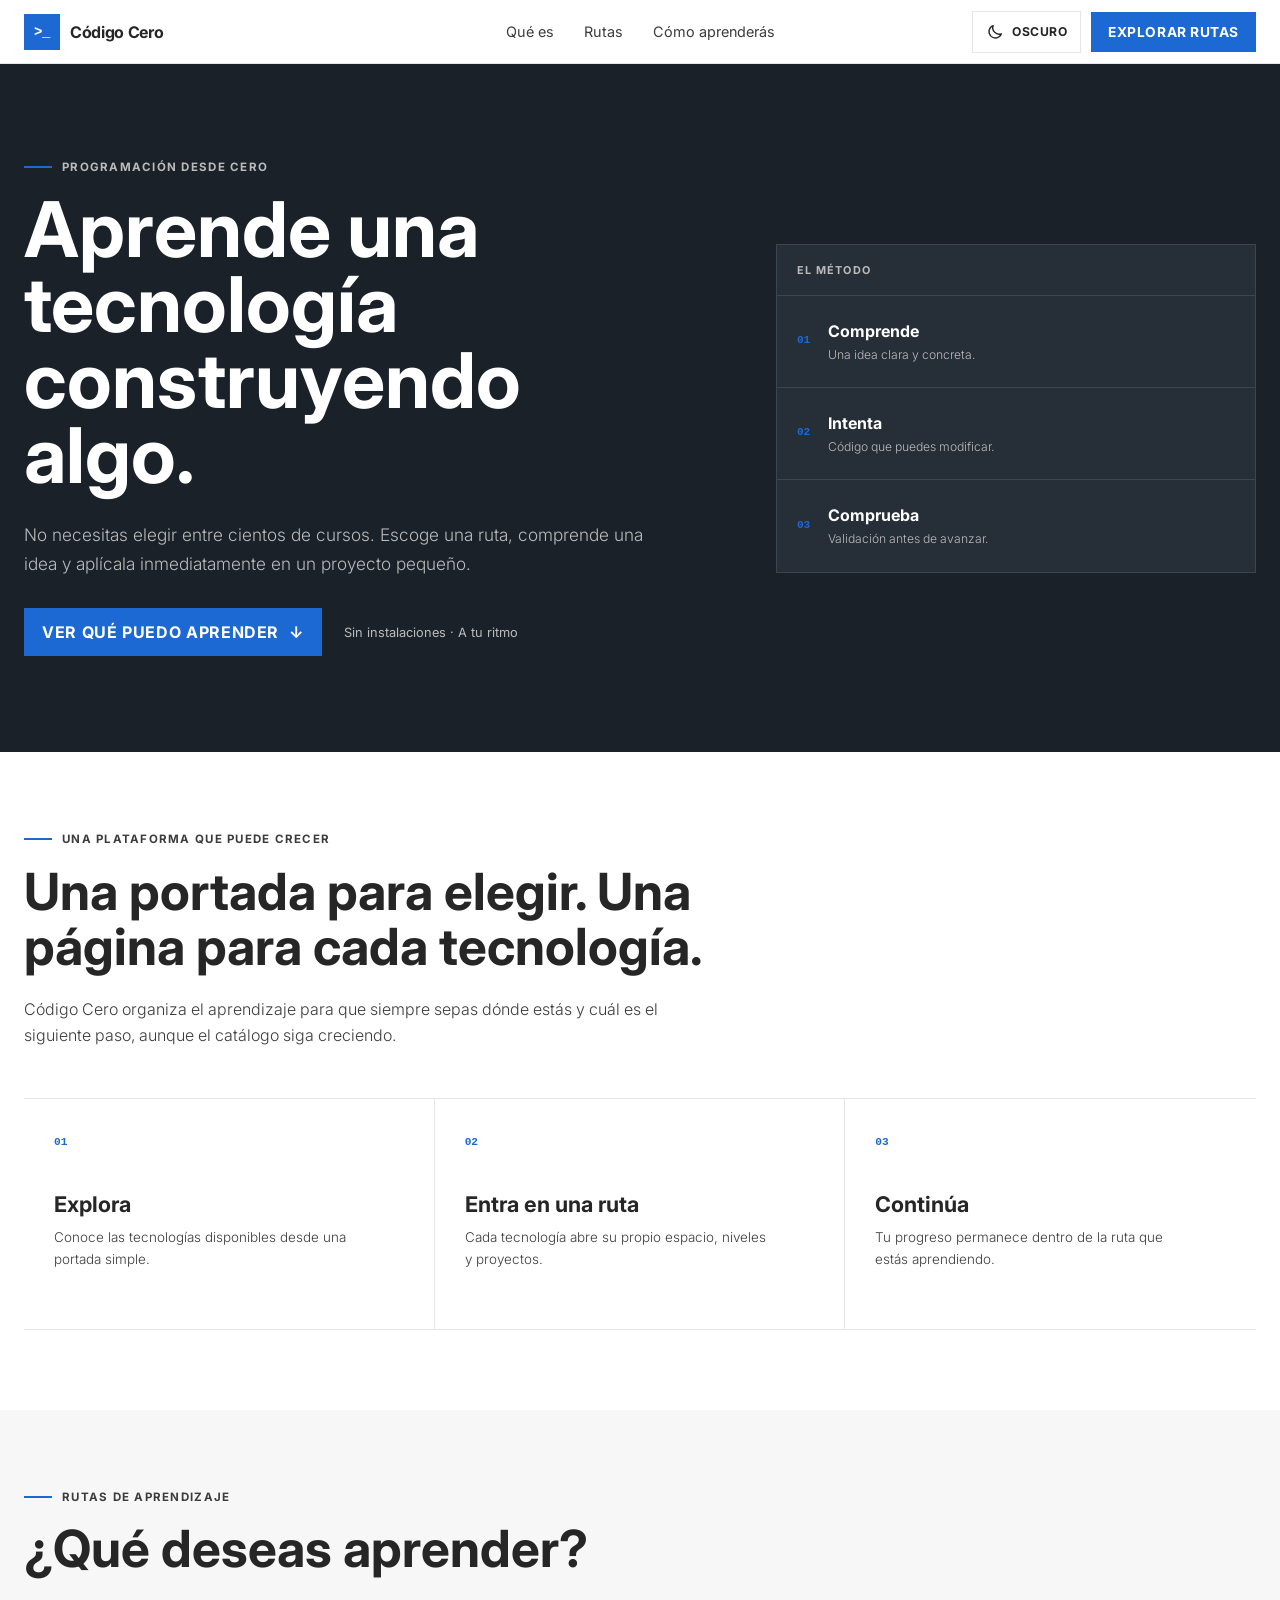
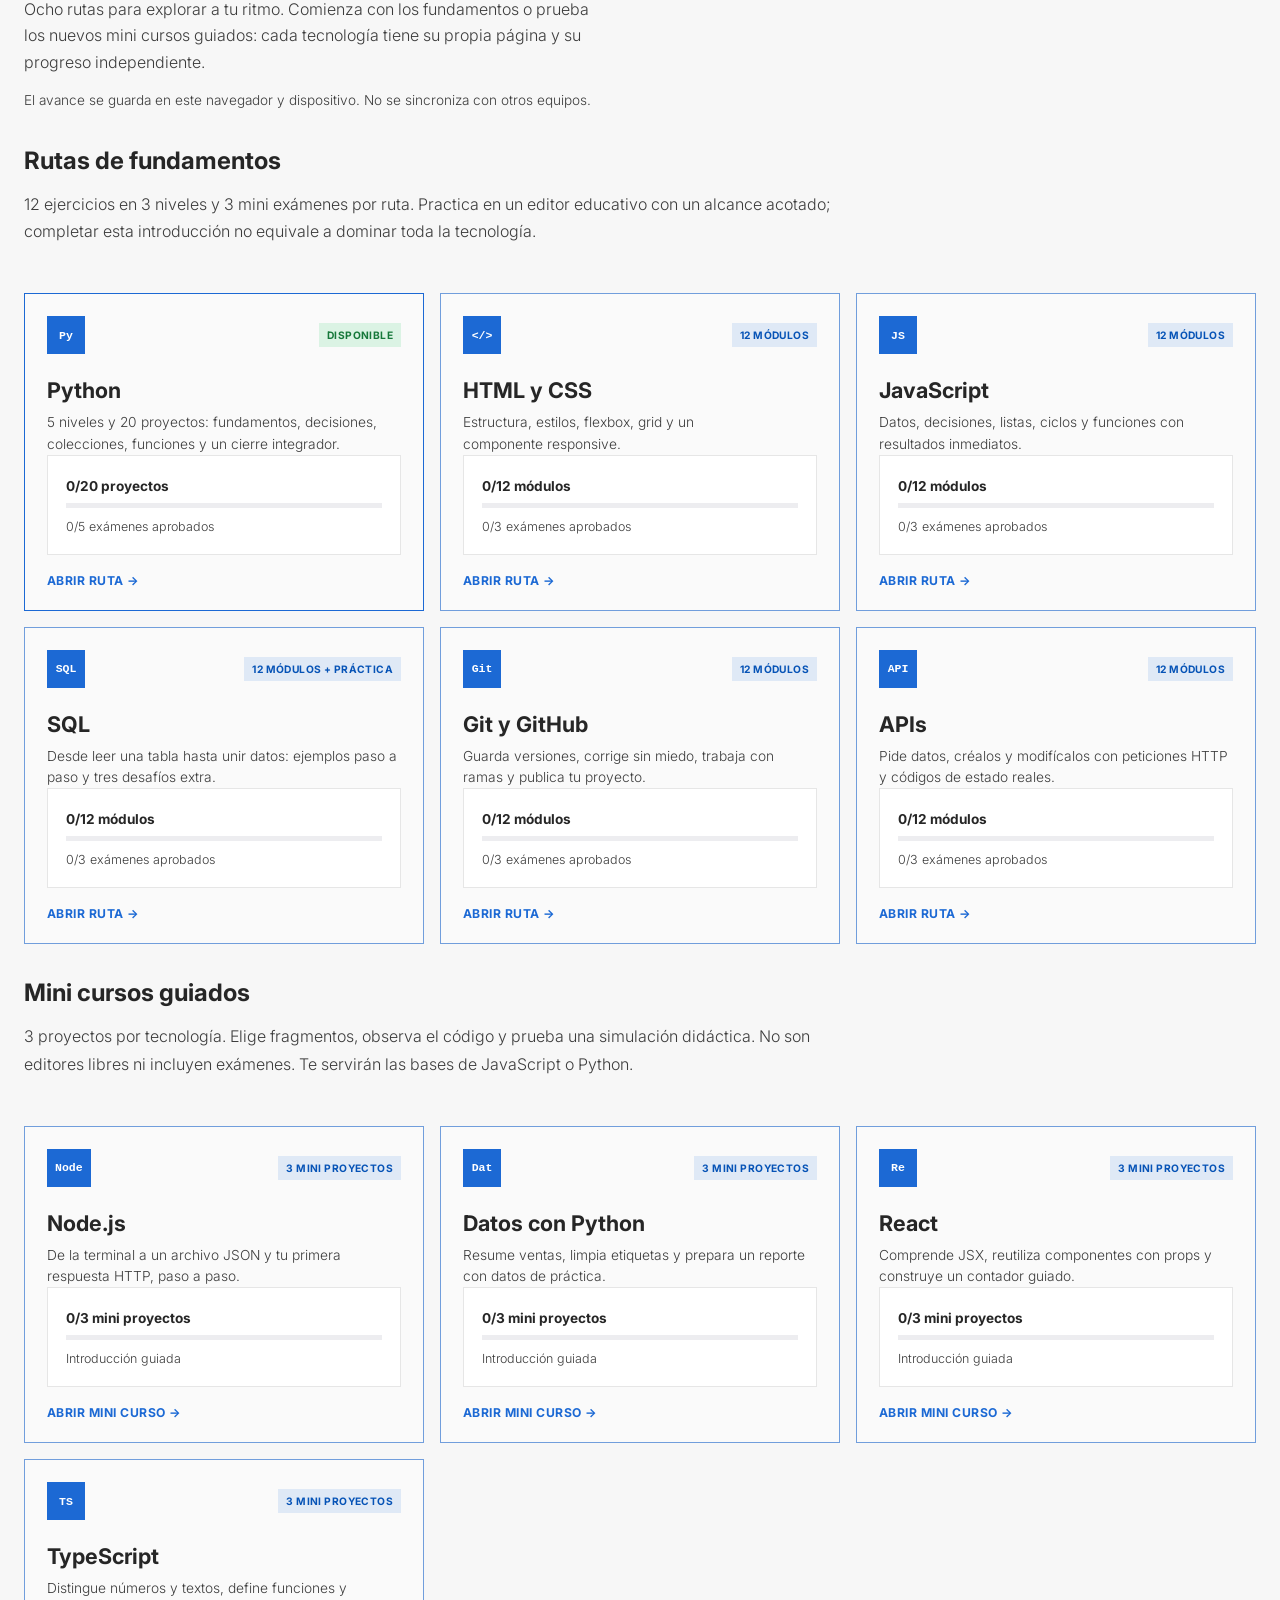
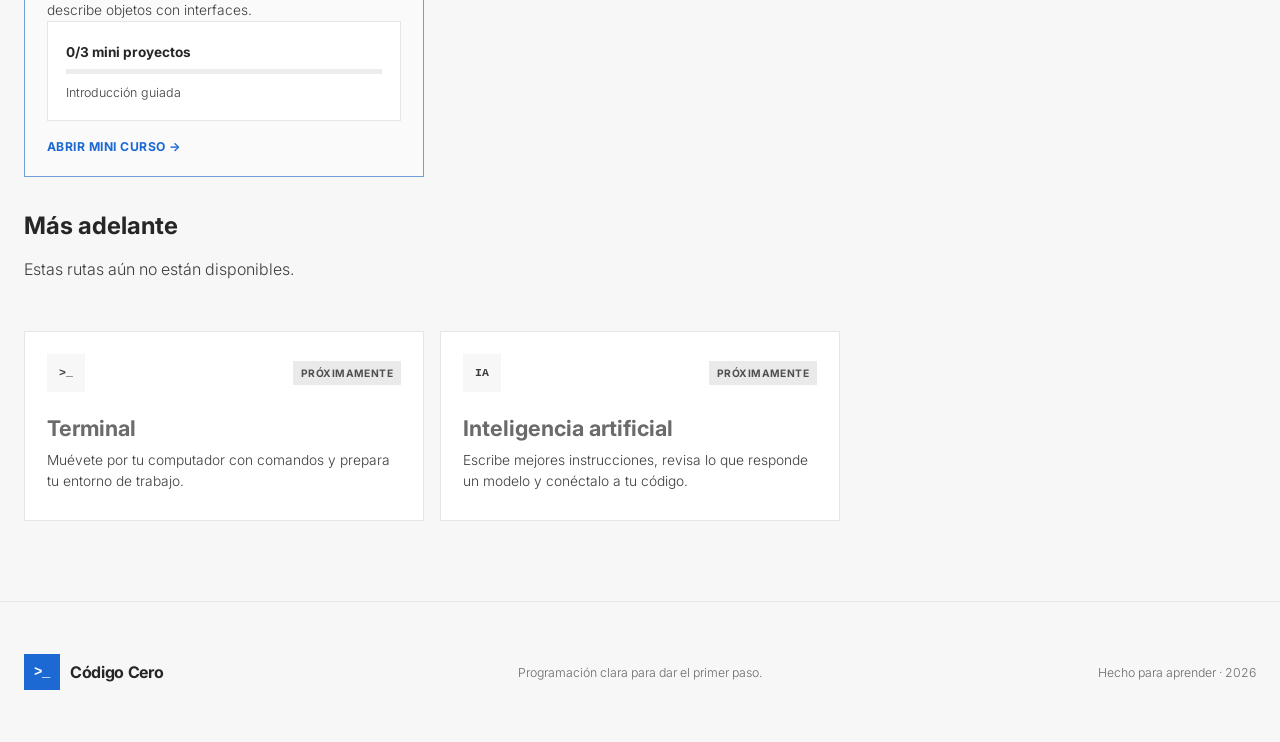
<file: index.html>
<!doctype html>
<html lang="es-CL" class="is-maintenance">
<head>
  <meta charset="utf-8">
  <meta name="viewport" content="width=device-width, initial-scale=1">
  <meta name="description" content="Descubre rutas prácticas para aprender programación creando proyectos desde el primer día.">
  <meta name="theme-color" content="#1c69d4">
  <meta property="og:type" content="website">
  <meta property="og:locale" content="es_CL">
  <meta property="og:url" content="https://www.intenta.cl/">
  <meta property="og:title" content="Código Cero — Aprende programación creando">
  <meta property="og:description" content="Elige una tecnología y aprende construyendo proyectos paso a paso.">
  <meta property="og:image" content="https://www.intenta.cl/og.png?v=20260902-bmw">
  <meta property="og:image:alt" content="Código Cero — Aprende programación creando.">
  <meta property="og:image:width" content="1731">
  <meta property="og:image:height" content="909">
  <meta name="twitter:card" content="summary_large_image">
  <meta name="twitter:title" content="Código Cero — Aprende programación creando">
  <meta name="twitter:description" content="Elige una tecnología y aprende construyendo proyectos paso a paso.">
  <meta name="twitter:image" content="https://www.intenta.cl/og.png?v=20260902-bmw">
  <meta name="twitter:image:alt" content="Código Cero — Aprende programación creando.">
  <title>Código Cero — Aprende programación creando</title>
  <script>
    (() => {
      const publicHosts = ["intenta.cl", "www.intenta.cl"];
      const showMaintenance = publicHosts.includes(window.location.hostname)
        || new URLSearchParams(window.location.search).has("maintenance");
      if (showMaintenance) {
        document.documentElement.classList.add("is-maintenance");
        document.title = "Código Cero — Estamos preparando algo nuevo";
        const robots = document.createElement("meta");
        robots.name = "robots";
        robots.content = "noindex, nofollow";
        document.head.append(robots);
      } else {
        document.documentElement.classList.remove("is-maintenance");
      }
      const preferred = window.matchMedia("(prefers-color-scheme: dark)").matches ? "dark" : "light";
      try {
        const saved = localStorage.getItem("codigo-cero.theme");
        document.documentElement.dataset.theme = saved === "dark" || saved === "light" ? saved : preferred;
      } catch {
        document.documentElement.dataset.theme = preferred;
      }
    })();
  </script>
  <script src="review-preview.js?v=20260903-review1"></script>
  <link rel="preconnect" href="https://fonts.googleapis.com">
  <link rel="preconnect" href="https://fonts.gstatic.com" crossorigin>
  <link href="https://fonts.googleapis.com/css2?family=Inter:wght@300;400;700&display=swap" rel="stylesheet">
  <link rel="icon" href="favicon.svg?v=20260902-bmw1" type="image/svg+xml">
  <link rel="stylesheet" href="styles.css?v=20260902-checkpoints2">
  <link rel="stylesheet" href="learning-review.css?v=20260903-review1">
</head>
<body>
  <section class="maintenance-screen" aria-labelledby="maintenance-title">
    <div class="maintenance-shell">
      <div class="maintenance-brand"><span aria-hidden="true">&gt;_</span> Código Cero</div>
      <p class="maintenance-kicker">Actualización en curso</p>
      <h1 id="maintenance-title">Estamos preparando la siguiente etapa.</h1>
      <p>Estamos preparando nuevas rutas, ejercicios y mejores explicaciones para aprender paso a paso.</p>
      <div class="maintenance-progress" aria-hidden="true"><span></span></div>
      <small>Volvemos pronto.</small>
    </div>
  </section>

  <a class="skip-link" href="#contenido">Saltar al contenido</a>

  <header class="site-header">
    <a class="brand" href="#inicio" aria-label="Código Cero, volver al inicio">
      <span class="brand-mark" aria-hidden="true">&gt;_</span>
      <span>Código Cero</span>
    </a>
    <nav aria-label="Navegación principal">
      <a href="#que-es">Qué es</a>
      <a href="#rutas">Rutas</a>
      <a href="#como-aprender">Cómo aprenderás</a>
    </nav>
    <div class="header-actions">
      <button class="theme-toggle" id="theme-toggle" type="button" aria-pressed="false" aria-label="Activar modo oscuro">
        <svg class="theme-icon theme-icon-moon" aria-hidden="true" viewBox="0 0 24 24"><path d="M20.5 14.4A8.5 8.5 0 0 1 9.6 3.5a8.5 8.5 0 1 0 10.9 10.9Z"/></svg>
        <svg class="theme-icon theme-icon-sun" aria-hidden="true" viewBox="0 0 24 24"><circle cx="12" cy="12" r="4"/><path d="M12 2v2M12 20v2M4.93 4.93l1.42 1.42M17.66 17.66l1.41 1.41M2 12h2M20 12h2M4.93 19.07l1.42-1.41M17.66 6.34l1.41-1.41"/></svg>
        <span id="theme-toggle-label">Oscuro</span>
      </button>
      <a class="header-cta" href="#rutas">Explorar rutas</a>
    </div>
  </header>

  <main id="contenido">
    <section class="landing-hero" id="inicio" aria-labelledby="landing-title">
      <div class="landing-copy">
        <p class="eyebrow"><span></span> Programación desde cero</p>
        <h1 id="landing-title">Aprende una tecnología construyendo algo.</h1>
        <p>No necesitas elegir entre cientos de cursos. Escoge una ruta, comprende una idea y aplícala inmediatamente en un proyecto pequeño.</p>
        <div class="hero-actions">
          <a class="button button-primary" href="#rutas">Ver qué puedo aprender <span aria-hidden="true">↓</span></a>
          <span class="route-duration">Sin instalaciones · A tu ritmo</span>
        </div>
      </div>

      <div class="learning-map" id="como-aprender" aria-label="Cómo se aprende en Código Cero">
        <p>El método</p>
        <ol>
          <li><span>01</span><div><strong>Comprende</strong><small>Una idea clara y concreta.</small></div></li>
          <li><span>02</span><div><strong>Intenta</strong><small>Código que puedes modificar.</small></div></li>
          <li><span>03</span><div><strong>Comprueba</strong><small>Validación antes de avanzar.</small></div></li>
        </ol>
      </div>
    </section>

    <section class="about-section" id="que-es" aria-labelledby="about-title">
      <div class="about-heading">
        <p class="eyebrow"><span></span> Una plataforma que puede crecer</p>
        <h2 id="about-title">Una portada para elegir. Una página para cada tecnología.</h2>
        <p>Código Cero organiza el aprendizaje para que siempre sepas dónde estás y cuál es el siguiente paso, aunque el catálogo siga creciendo.</p>
      </div>

      <div class="experience-flow" aria-label="Recorrido de aprendizaje">
        <article><span>01</span><h3>Explora</h3><p>Conoce las tecnologías disponibles desde una portada simple.</p></article>
        <article><span>02</span><h3>Entra en una ruta</h3><p>Cada tecnología abre su propio espacio, niveles y proyectos.</p></article>
        <article><span>03</span><h3>Continúa</h3><p>Tu progreso permanece dentro de la ruta que estás aprendiendo.</p></article>
      </div>
    </section>

    <section class="routes-section" id="rutas" aria-labelledby="routes-title">
      <div class="routes-heading">
        <p class="eyebrow"><span></span> Rutas de aprendizaje</p>
        <h2 id="routes-title">¿Qué deseas aprender?</h2>
        <p>Ocho rutas para explorar a tu ritmo. Comienza con los fundamentos o prueba los nuevos mini cursos guiados: cada tecnología tiene su propia página y su progreso independiente.</p>
      </div>

      <section class="continue-learning" id="continue-learning" aria-labelledby="continue-title" hidden><div><h3 id="continue-title">Tu próxima sesión</h3><p id="continue-description"></p></div><a class="button button-primary" id="continue-link" href="#rutas">Continuar donde quedaste →</a></section>
      <p class="catalog-storage" id="catalog-storage">El avance se guarda solo en este navegador.</p>
      <h3 class="catalog-group-title">Rutas de fundamentos</h3>
      <p class="catalog-group-copy">12 ejercicios en 3 niveles y 3 mini exámenes por ruta. Practica en un editor educativo con un alcance acotado; completar esta introducción no equivale a dominar toda la tecnología.</p>
      <div class="technology-grid">
        <a class="technology-card is-available" href="python.html" data-learning-route="python">
          <div class="technology-top"><span class="technology-icon">Py</span><span class="status status-open">Disponible</span></div>
          <h4>Python</h4>
          <p>5 niveles y 20 proyectos: fundamentos, decisiones, colecciones, funciones y un cierre integrador.</p>
          <div class="route-progress"><span data-route-progress>0/12 ejercicios</span><div class="route-progress-track" aria-hidden="true"><span data-route-fill></span></div><small data-route-detail></small></div><strong data-route-action>Abrir ruta <span aria-hidden="true">→</span></strong>
        </a>
        <a class="technology-card is-preview" href="html-css.html" data-learning-route="html-css"><div class="technology-top"><span class="technology-icon">&lt;/&gt;</span><span class="status status-preview">12 módulos</span></div><h4>HTML y CSS</h4><p>Estructura, estilos, flexbox, grid y un componente responsive.</p><div class="route-progress"><span data-route-progress>0/12 ejercicios</span><div class="route-progress-track" aria-hidden="true"><span data-route-fill></span></div><small data-route-detail></small></div><strong data-route-action>Abrir ruta <span aria-hidden="true">→</span></strong></a>
        <a class="technology-card is-preview" href="javascript.html" data-learning-route="javascript"><div class="technology-top"><span class="technology-icon">JS</span><span class="status status-preview">12 módulos</span></div><h4>JavaScript</h4><p>Datos, decisiones, listas, ciclos y funciones con resultados inmediatos.</p><div class="route-progress"><span data-route-progress>0/12 ejercicios</span><div class="route-progress-track" aria-hidden="true"><span data-route-fill></span></div><small data-route-detail></small></div><strong data-route-action>Abrir ruta <span aria-hidden="true">→</span></strong></a>
        <a class="technology-card is-preview" href="sql.html" data-learning-route="sql"><div class="technology-top"><span class="technology-icon">SQL</span><span class="status status-preview">12 módulos + práctica</span></div><h4>SQL</h4><p>Desde leer una tabla hasta unir datos: ejemplos paso a paso y tres desafíos extra.</p><div class="route-progress"><span data-route-progress>0/12 ejercicios</span><div class="route-progress-track" aria-hidden="true"><span data-route-fill></span></div><small data-route-detail></small></div><strong data-route-action>Abrir ruta <span aria-hidden="true">→</span></strong></a>
        <a class="technology-card is-preview" href="git.html" data-learning-route="git"><div class="technology-top"><span class="technology-icon">Git</span><span class="status status-preview">12 módulos</span></div><h4>Git y GitHub</h4><p>Guarda versiones, corrige sin miedo, trabaja con ramas y publica tu proyecto.</p><div class="route-progress"><span data-route-progress>0/12 ejercicios</span><div class="route-progress-track" aria-hidden="true"><span data-route-fill></span></div><small data-route-detail></small></div><strong data-route-action>Abrir ruta <span aria-hidden="true">→</span></strong></a>
        <a class="technology-card is-preview" href="apis.html" data-learning-route="apis"><div class="technology-top"><span class="technology-icon">API</span><span class="status status-preview">12 módulos</span></div><h4>APIs</h4><p>Pide datos, créalos y modifícalos con peticiones HTTP y códigos de estado reales.</p><div class="route-progress"><span data-route-progress>0/12 ejercicios</span><div class="route-progress-track" aria-hidden="true"><span data-route-fill></span></div><small data-route-detail></small></div><strong data-route-action>Abrir ruta <span aria-hidden="true">→</span></strong></a>
      </div>
      <h3 class="catalog-group-title">Mini cursos guiados</h3>
      <p class="catalog-group-copy">3 proyectos por tecnología. Elige fragmentos, observa el código y prueba una simulación didáctica. No son editores libres ni incluyen exámenes. Te servirán las bases de JavaScript o Python.</p>
      <div class="technology-grid">
        <a class="technology-card is-preview" href="nodejs.html" data-learning-route="nodejs"><div class="technology-top"><span class="technology-icon">Node</span><span class="status status-preview">3 mini proyectos</span></div><h4>Node.js</h4><p>De la terminal a un archivo JSON y tu primera respuesta HTTP, paso a paso.</p><div class="route-progress"><span data-route-progress>0/3 mini proyectos</span><div class="route-progress-track" aria-hidden="true"><span data-route-fill></span></div><small data-route-detail></small></div><strong data-route-action>Abrir mini curso <span aria-hidden="true">→</span></strong></a>
        <a class="technology-card is-preview" href="datos-python.html" data-learning-route="datos-python"><div class="technology-top"><span class="technology-icon">Dat</span><span class="status status-preview">3 mini proyectos</span></div><h4>Datos con Python</h4><p>Resume ventas, limpia etiquetas y prepara un reporte con datos de práctica.</p><div class="route-progress"><span data-route-progress>0/3 mini proyectos</span><div class="route-progress-track" aria-hidden="true"><span data-route-fill></span></div><small data-route-detail></small></div><strong data-route-action>Abrir mini curso <span aria-hidden="true">→</span></strong></a>
        <a class="technology-card is-preview" href="react.html" data-learning-route="react"><div class="technology-top"><span class="technology-icon">Re</span><span class="status status-preview">3 mini proyectos</span></div><h4>React</h4><p>Comprende JSX, reutiliza componentes con props y construye un contador guiado.</p><div class="route-progress"><span data-route-progress>0/3 mini proyectos</span><div class="route-progress-track" aria-hidden="true"><span data-route-fill></span></div><small data-route-detail></small></div><strong data-route-action>Abrir mini curso <span aria-hidden="true">→</span></strong></a>
        <a class="technology-card is-preview" href="typescript.html" data-learning-route="typescript"><div class="technology-top"><span class="technology-icon">TS</span><span class="status status-preview">3 mini proyectos</span></div><h4>TypeScript</h4><p>Distingue números y textos, define funciones y describe objetos con interfaces.</p><div class="route-progress"><span data-route-progress>0/3 mini proyectos</span><div class="route-progress-track" aria-hidden="true"><span data-route-fill></span></div><small data-route-detail></small></div><strong data-route-action>Abrir mini curso <span aria-hidden="true">→</span></strong></a>
      </div>
      <h3 class="catalog-group-title">Más adelante</h3>
      <p class="catalog-group-copy">Estas rutas aún no están disponibles.</p>
      <div class="technology-grid">
        <article class="technology-card is-locked"><div class="technology-top"><span class="technology-icon">&gt;_</span><span class="status">Próximamente</span></div><h4>Terminal</h4><p>Muévete por tu computador con comandos y prepara tu entorno de trabajo.</p></article>
        <article class="technology-card is-locked"><div class="technology-top"><span class="technology-icon">IA</span><span class="status">Próximamente</span></div><h4>Inteligencia artificial</h4><p>Escribe mejores instrucciones, revisa lo que responde un modelo y conéctalo a tu código.</p></article>
      </div>
    </section>
  </main>

  <footer>
    <div class="footer-inner">
      <a class="brand footer-brand" href="#inicio"><span class="brand-mark" aria-hidden="true">&gt;_</span><span>Código Cero</span></a>
      <p>Programación clara para dar el primer paso.</p>
      <p class="footer-meta">Hecho para aprender · <span data-current-year></span></p>
    </div>
  </footer>

  <script src="learning-state.js?v=20260904-rutas"></script>
  <script src="catalog.js?v=20260903-python20"></script>
  <script src="site.js?v=20260903-review1"></script>
</body>
</html>
</file>
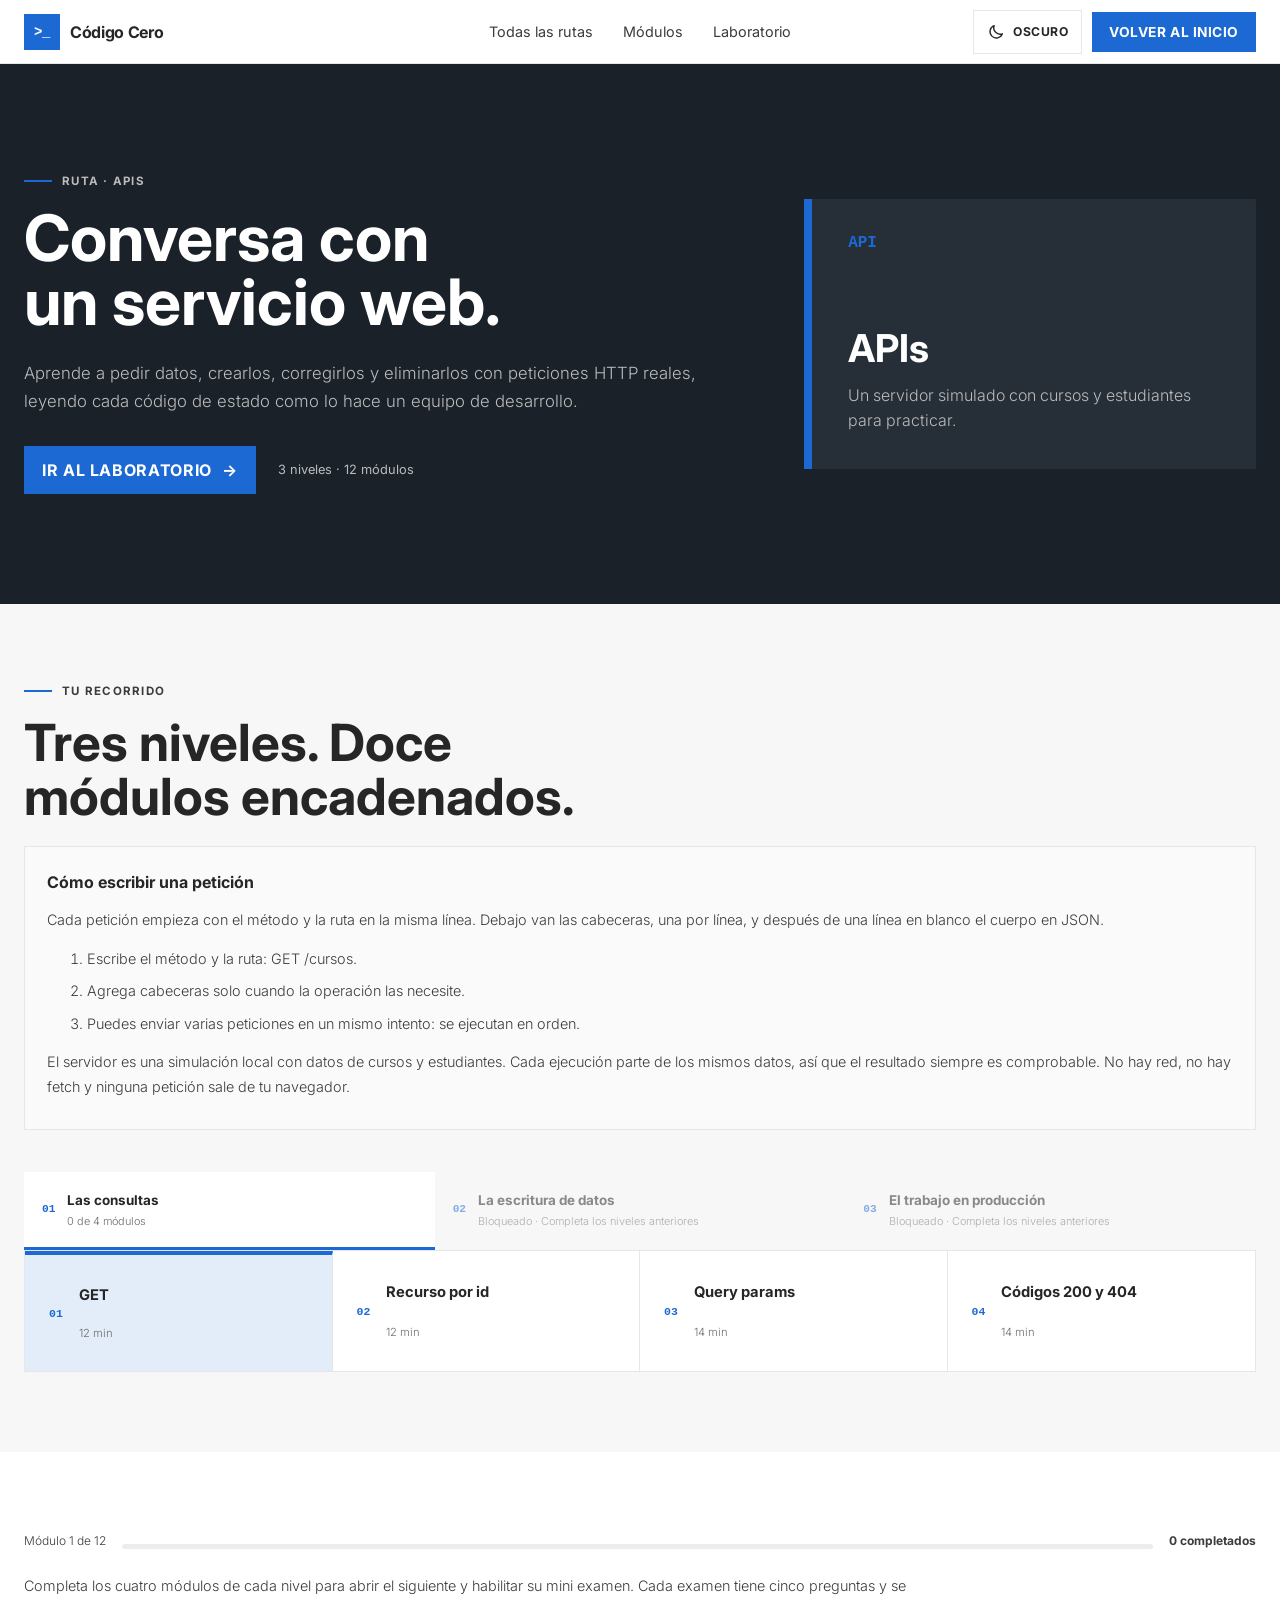
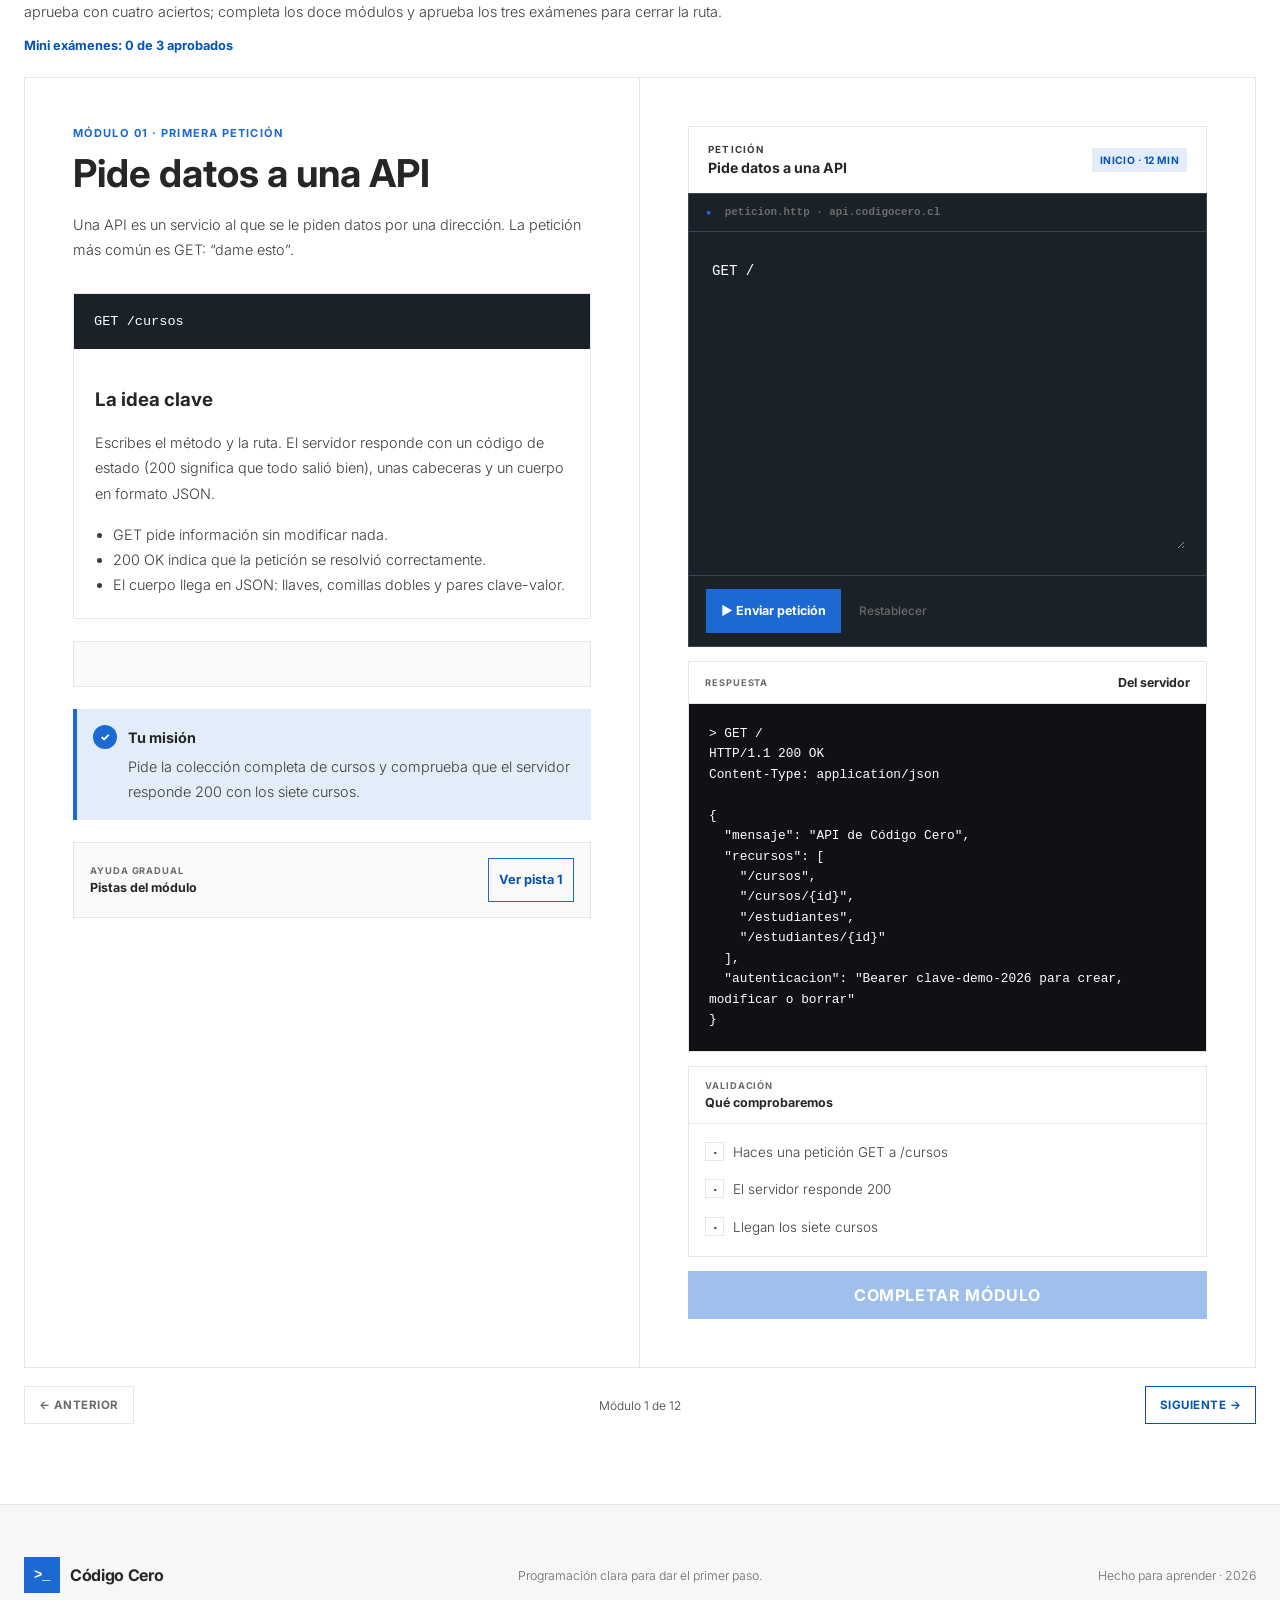
<file: apis.html>
<!doctype html>
<html lang="es-CL" class="is-maintenance">
<head>
  <meta charset="utf-8">
  <meta name="viewport" content="width=device-width, initial-scale=1">
  <meta name="description" content="Aprende APIs en doce módulos: peticiones GET, parámetros, códigos de estado, POST, PATCH, DELETE y autenticación.">
  <meta property="og:title" content="Ruta APIs — Código Cero">
  <meta property="og:description" content="Doce módulos para pedir, crear y modificar datos con peticiones HTTP.">
  <meta name="theme-color" content="#1c69d4">
  <title>Ruta APIs — Código Cero</title>
  <script>
    (() => {
      const publicHosts = ["intenta.cl", "www.intenta.cl"];
      const showMaintenance = publicHosts.includes(window.location.hostname) || new URLSearchParams(window.location.search).has("maintenance");
      if (showMaintenance) {
        document.documentElement.classList.add("is-maintenance");
        document.title = "Código Cero — Estamos preparando algo nuevo";
        const robots = document.createElement("meta"); robots.name = "robots"; robots.content = "noindex, nofollow"; document.head.append(robots);
      } else {
        document.documentElement.classList.remove("is-maintenance");
      }
      const preferred = window.matchMedia("(prefers-color-scheme: dark)").matches ? "dark" : "light";
      try { const saved = localStorage.getItem("codigo-cero.theme"); document.documentElement.dataset.theme = saved === "dark" || saved === "light" ? saved : preferred; }
      catch { document.documentElement.dataset.theme = preferred; }
    })();
  </script>
  <script src="review-preview.js?v=20260903-review1"></script>
  <link rel="preconnect" href="https://fonts.googleapis.com">
  <link rel="preconnect" href="https://fonts.gstatic.com" crossorigin>
  <link href="https://fonts.googleapis.com/css2?family=Inter:wght@300;400;700&display=swap" rel="stylesheet">
  <link rel="icon" href="favicon.svg?v=20260902-bmw1" type="image/svg+xml">
  <link rel="stylesheet" href="styles.css?v=20260902-checkpoints2">
  <link rel="stylesheet" href="learning-review.css?v=20260903-review1">
</head>
<body class="course-page starter-page" data-course="apis">
  <section class="maintenance-screen" aria-labelledby="maintenance-title"><div class="maintenance-shell"><div class="maintenance-brand"><span aria-hidden="true">&gt;_</span> Código Cero</div><p class="maintenance-kicker">Actualización en curso</p><h1 id="maintenance-title">Estamos preparando la siguiente etapa.</h1><p>Nuevas rutas y ejercicios están en construcción.</p><div class="maintenance-progress" aria-hidden="true"><span></span></div><small>Volvemos pronto.</small></div></section>
  <a class="skip-link" href="#contenido">Saltar al contenido</a>
  <header class="site-header">
    <a class="brand" href="index.html" aria-label="Código Cero, volver a la portada"><span class="brand-mark" aria-hidden="true">&gt;_</span><span>Código Cero</span></a>
    <nav aria-label="Navegación principal"><a href="index.html#rutas">Todas las rutas</a><a href="#modulos">Módulos</a><a href="#laboratorio">Laboratorio</a></nav>
    <div class="header-actions"><button class="theme-toggle" id="theme-toggle" type="button" aria-pressed="false" aria-label="Activar modo oscuro"><svg class="theme-icon theme-icon-moon" aria-hidden="true" viewBox="0 0 24 24"><path d="M20.5 14.4A8.5 8.5 0 0 1 9.6 3.5a8.5 8.5 0 1 0 10.9 10.9Z"/></svg><svg class="theme-icon theme-icon-sun" aria-hidden="true" viewBox="0 0 24 24"><circle cx="12" cy="12" r="4"/><path d="M12 2v2M12 20v2M4.93 4.93l1.42 1.42M17.66 17.66l1.41 1.41M2 12h2M20 12h2M4.93 19.07l1.42-1.41M17.66 6.34l1.41-1.41"/></svg><span id="theme-toggle-label">Oscuro</span></button><a class="header-cta" href="index.html#rutas">Volver al inicio</a></div>
  </header>
  <main id="contenido">
    <section class="starter-hero" aria-labelledby="course-title"><div><p class="eyebrow"><span></span> Ruta · APIs</p><h1 id="course-title">Conversa con un servicio web.</h1><p>Aprende a pedir datos, crearlos, corregirlos y eliminarlos con peticiones HTTP reales, leyendo cada código de estado como lo hace un equipo de desarrollo.</p><div class="hero-actions"><a class="button button-primary" href="#laboratorio">Ir al laboratorio <span aria-hidden="true">→</span></a><span class="route-duration">3 niveles · 12 módulos</span></div></div><div class="starter-summary"><span>API</span><strong>APIs</strong><p>Un servidor simulado con cursos y estudiantes para practicar.</p></div></section>
    <section class="starter-modules" id="modulos" aria-labelledby="modules-title"><div class="starter-section-heading"><p class="eyebrow"><span></span> Tu recorrido</p><h2 id="modules-title">Tres niveles. Doce módulos encadenados.</h2></div><aside class="lesson-primer"><h3>Cómo escribir una petición</h3><p>Cada petición empieza con el método y la ruta en la misma línea. Debajo van las cabeceras, una por línea, y después de una línea en blanco el cuerpo en JSON.</p><ol><li>Escribe el método y la ruta: GET /cursos.</li><li>Agrega cabeceras solo cuando la operación las necesite.</li><li>Puedes enviar varias peticiones en un mismo intento: se ejecutan en orden.</li></ol><p>El servidor es una simulación local con datos de cursos y estudiantes. Cada ejecución parte de los mismos datos, así que el resultado siempre es comprobable. No hay red, no hay fetch y ninguna petición sale de tu navegador.</p></aside>
      <div class="level-tabs" id="starter-level-tabs" role="tablist" aria-label="Niveles de la ruta"></div><div class="starter-module-list" id="starter-module-list" role="tablist" aria-label="Módulos de JavaScript"></div></section>
    <section class="starter-lab-section" id="laboratorio" aria-labelledby="starter-module-title">
      <div class="starter-progress"><span id="starter-position">Módulo 1 de 12</span><div class="progress-track" aria-hidden="true"><span id="starter-progress-fill"></span></div><strong id="starter-completed">0 completados</strong></div>
      <p class="starter-learning-note">Completa los cuatro módulos de cada nivel para abrir el siguiente y habilitar su mini examen. Cada examen tiene cinco preguntas y se aprueba con cuatro aciertos; completa los doce módulos y aprueba los tres exámenes para cerrar la ruta.</p>
      <p class="starter-exam-progress" id="starter-exam-progress" role="status">Mini exámenes: 0 de 3 aprobados</p>
      <article class="starter-workspace" id="starter-workspace" role="tabpanel" aria-labelledby="starter-module-title"><div class="starter-lesson"><p class="project-kicker" id="starter-kicker"></p><h2 id="starter-module-title"></h2><p class="starter-intro" id="starter-intro"></p><div class="concept-card lesson-explanation"><code id="starter-example"></code><div><h3>La idea clave</h3><p id="starter-explanation"></p><ul id="starter-concepts"></ul></div></div><aside class="lesson-primer" id="learning-guidance" aria-label="Guía de la misión"></aside><div class="project-goal"><span aria-hidden="true">✓</span><p><strong>Tu misión</strong><span id="starter-goal"></span></p></div><div class="hint-box"><div><div><span>AYUDA GRADUAL</span><strong>Pistas del módulo</strong></div><button type="button" id="starter-show-hint">Ver pista 1</button></div><ol id="starter-hints" aria-live="polite"></ol></div></div>
        <div class="starter-lab"><div class="lab-heading"><div><span>PETICIÓN</span><strong id="starter-lab-title"></strong></div><span class="difficulty" id="starter-difficulty">Inicio</span></div><div class="lab-editor"><div class="lab-file"><span aria-hidden="true">●</span> <span id="starter-file"></span></div><label class="sr-only" for="starter-code">Petición HTTP del módulo</label><div class="code-input starter-code-input"><textarea id="starter-code" rows="12" spellcheck="false"></textarea></div><div class="lab-actions"><button class="run-button" id="starter-run" type="button"><span aria-hidden="true">▶</span> Enviar petición</button><button class="reset-button" id="starter-reset" type="button">Restablecer</button></div></div><div class="starter-preview-panel"><div><span>RESPUESTA</span><strong>Del servidor</strong></div><iframe id="starter-preview" title="Vista previa" sandbox="" hidden></iframe><pre id="starter-output" aria-live="polite"></pre></div><div class="validation-panel" aria-live="polite"><div><span>VALIDACIÓN</span><strong>Qué comprobaremos</strong></div><ul id="starter-validations"></ul></div><div class="lab-success" id="starter-success" hidden><span aria-hidden="true">✓</span><div><strong>¡Módulo superado!</strong><p id="starter-success-copy">Tu solución cumple los objetivos.</p></div></div><button class="button complete-project" id="starter-complete" type="button" disabled>Completar módulo</button></div></article>
      <div class="project-navigation"><button type="button" class="nav-project-button" id="starter-previous" disabled><span aria-hidden="true">←</span> Anterior</button><p id="starter-navigation-position">Módulo 1 de 12</p><button type="button" class="nav-project-button" id="starter-next">Siguiente <span aria-hidden="true">→</span></button></div>

      <section class="checkpoint-panel" id="level-checkpoint" hidden aria-labelledby="checkpoint-title">
        <div class="checkpoint-copy">
          <p class="eyebrow"><span aria-hidden="true"></span><span id="checkpoint-kicker">Punto de control</span></p>
          <h3 id="checkpoint-title"></h3>
          <p id="checkpoint-copy"></p>
        </div>
        <div class="checkpoint-actions">
          <button class="button button-primary" id="checkpoint-exam" type="button">Rendir el mini examen</button>
          <button class="button button-light" id="checkpoint-next" type="button" hidden>Continuar</button>
        </div>
      </section>
      <section class="exam-panel" id="level-exam" hidden aria-labelledby="exam-title">
        <div class="exam-head">
          <div>
            <p class="eyebrow"><span aria-hidden="true"></span><span id="exam-kicker">Mini examen</span></p>
            <h3 id="exam-title" tabindex="-1"></h3>
            <p id="exam-intro"></p>
          </div>
          <button class="exam-ghost" id="exam-close" type="button">Cerrar</button>
        </div>
        <ol class="exam-questions" id="exam-questions"></ol>
        <div class="exam-actions">
          <button class="button button-primary" id="exam-submit" type="button">Revisar respuestas</button>
          <button class="exam-ghost" id="exam-retry" type="button" hidden>Intentar de nuevo</button>
          <p class="exam-result" id="exam-result" aria-live="polite" tabindex="-1"></p>
        </div>
      </section>
      <div class="python-finish" id="starter-finish" hidden aria-live="polite">
        <span aria-hidden="true">✓</span>
        <div><p id="starter-finish-title">Ruta completada</p><h3>Doce módulos y tres mini exámenes superados.</h3><small>Ya tienes una base para seguir practicando. Puedes volver a cualquier nivel para repasar.</small></div>
      </div>
    </section>
  </main>
  <footer><div class="footer-inner"><a class="brand footer-brand" href="index.html"><span class="brand-mark" aria-hidden="true">&gt;_</span><span>Código Cero</span></a><p>Programación clara para dar el primer paso.</p><p class="footer-meta">Hecho para aprender · <span data-current-year></span></p></div></footer>
  <script src="learning-state.js?v=20260904-rutas"></script>
  <script src="site.js?v=20260903-review1"></script>
  <script src="starter-exams.js?v=20260904-rutas"></script>
  <script src="api-lab.js?v=20260904-rutas"></script>
  <script src="apis-course.js?v=20260904-rutas"></script>
  <script src="starter-course.js?v=20260904-rutas"></script>
</body>
</html>
</file>
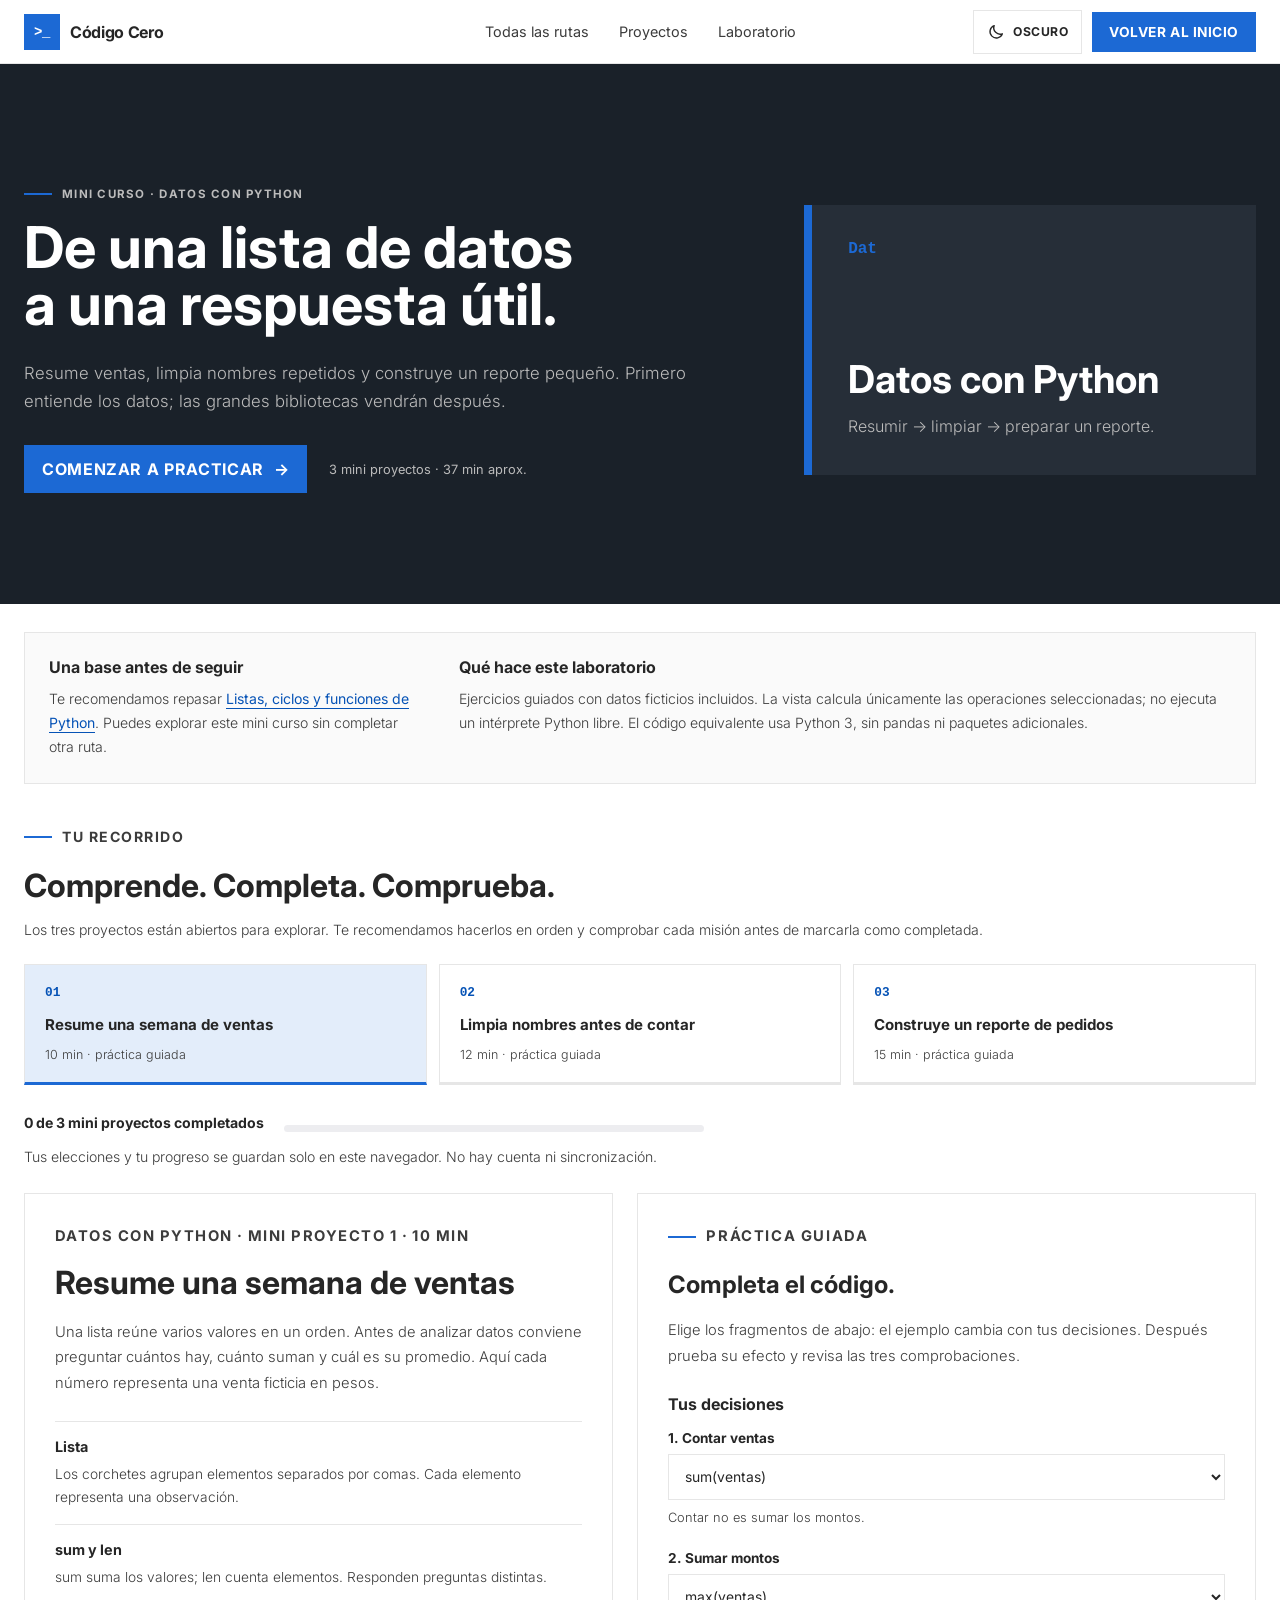
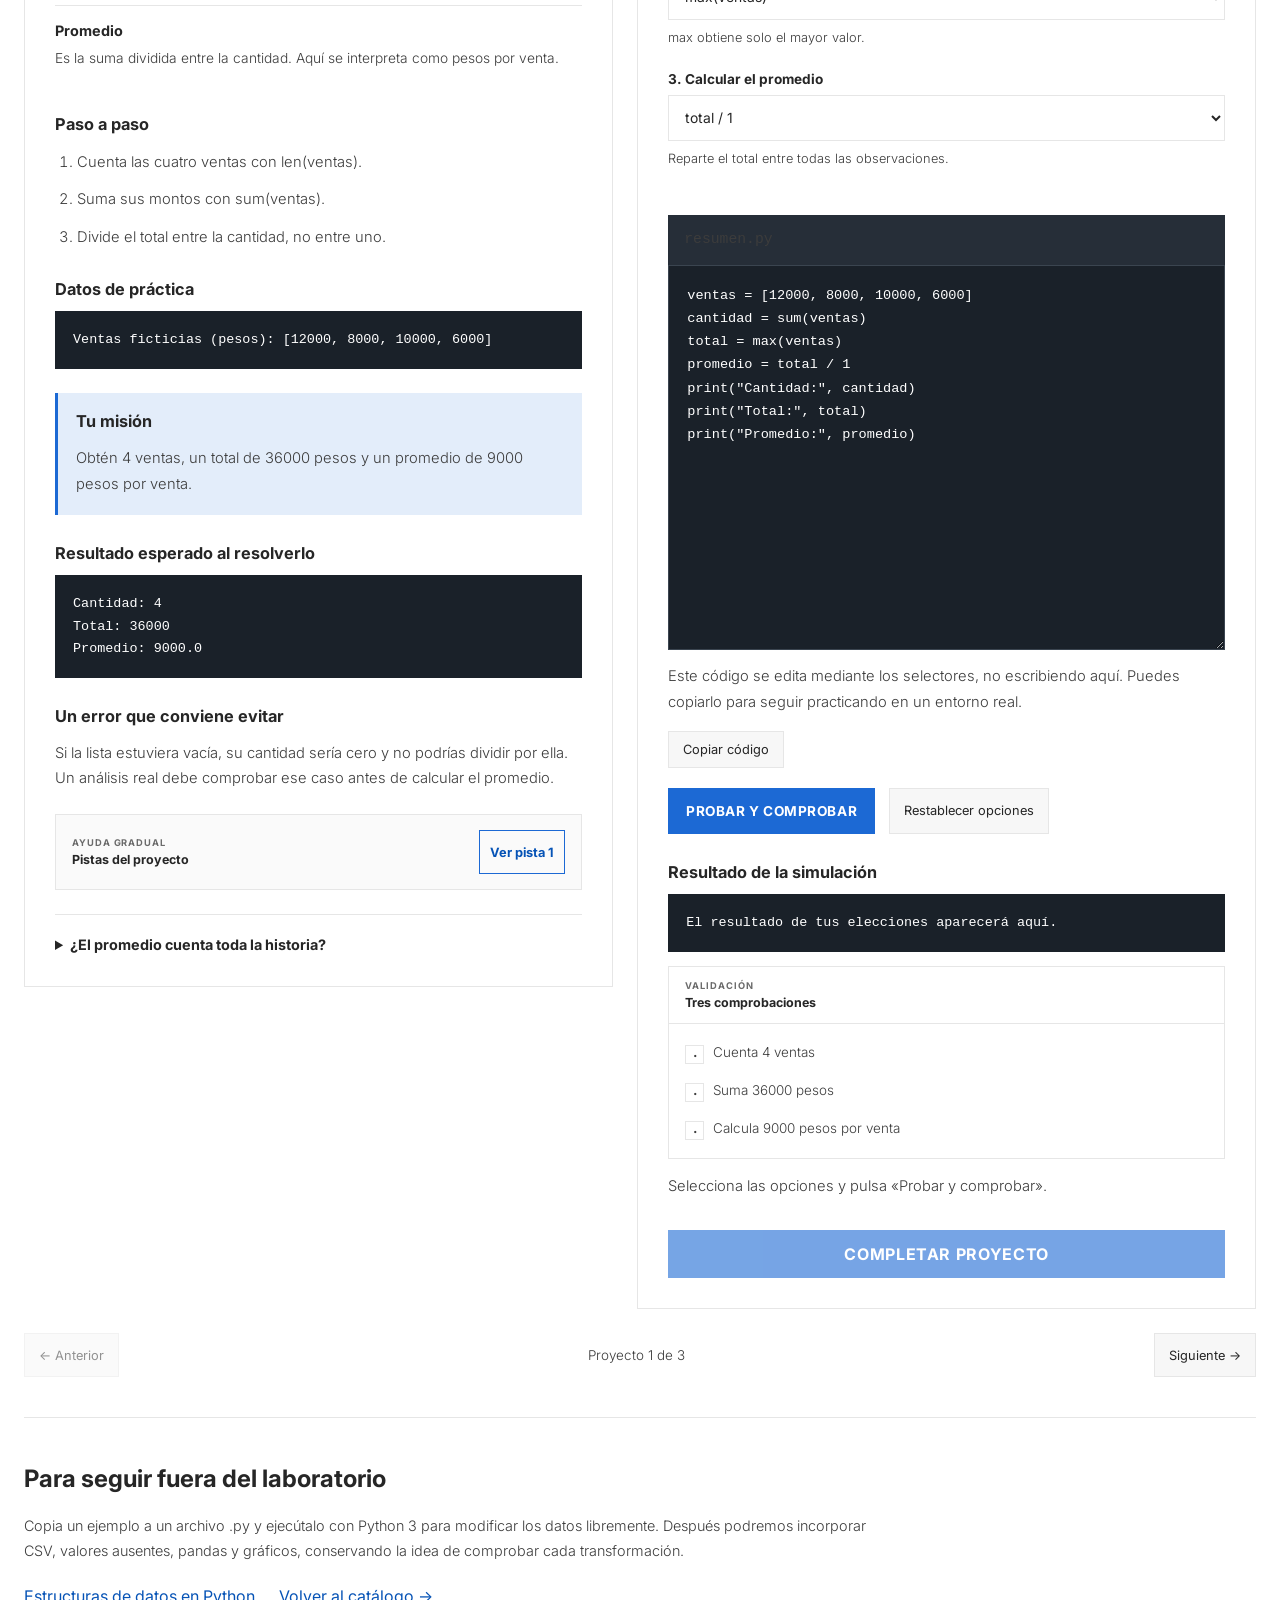
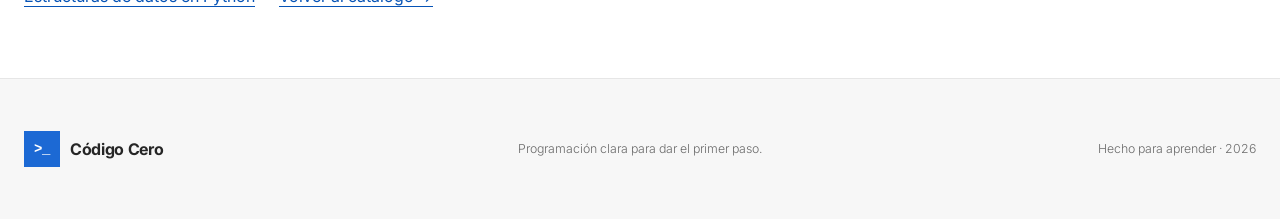
<file: datos-python.html>
<!doctype html>
<html lang="es-CL" class="is-maintenance">
<head>
  <meta charset="utf-8">
  <meta name="viewport" content="width=device-width, initial-scale=1">
  <meta name="description" content="Mini curso de Datos con Python: tres proyectos guiados, explicaciones, pistas y progreso local.">
  <meta name="theme-color" content="#1c69d4">
  <title>Mini curso Datos con Python — Código Cero</title>
  <script>
    (() => {
      const publicHosts = ["intenta.cl", "www.intenta.cl"];
      const showMaintenance = publicHosts.includes(window.location.hostname) || new URLSearchParams(window.location.search).has("maintenance");
      if (showMaintenance) {
        document.documentElement.classList.add("is-maintenance");
        document.title = "Código Cero — Estamos preparando algo nuevo";
        const robots = document.createElement("meta"); robots.name = "robots"; robots.content = "noindex, nofollow"; document.head.append(robots);
      } else {
        document.documentElement.classList.remove("is-maintenance");
      }
      const preferred = window.matchMedia("(prefers-color-scheme: dark)").matches ? "dark" : "light";
      try { const saved = localStorage.getItem("codigo-cero.theme"); document.documentElement.dataset.theme = saved === "dark" || saved === "light" ? saved : preferred; }
      catch { document.documentElement.dataset.theme = preferred; }
    })();
  </script>
  <script src="review-preview.js?v=20260903-review1"></script>
  <link rel="preconnect" href="https://fonts.googleapis.com">
  <link rel="preconnect" href="https://fonts.gstatic.com" crossorigin>
  <link href="https://fonts.googleapis.com/css2?family=Inter:wght@300;400;700&display=swap" rel="stylesheet">
  <link rel="icon" href="favicon.svg?v=20260902-bmw1" type="image/svg+xml">
  <link rel="stylesheet" href="styles.css?v=20260902-checkpoints2">
  <link rel="stylesheet" href="mini-course.css?v=20260902-mini1">
  <link rel="stylesheet" href="learning-review.css?v=20260903-review1">
</head>
<body class="course-page starter-page mini-page" data-mini-course="datos-python">
  <section class="maintenance-screen" aria-labelledby="maintenance-title"><div class="maintenance-shell"><div class="maintenance-brand"><span aria-hidden="true">&gt;_</span> Código Cero</div><p class="maintenance-kicker">Actualización en curso</p><h1 id="maintenance-title">Estamos preparando la siguiente etapa.</h1><p>Nuevas rutas y ejercicios están en construcción.</p><div class="maintenance-progress" aria-hidden="true"><span></span></div><small>Volvemos pronto.</small></div></section>
  <a class="skip-link" href="#contenido">Saltar al contenido</a>
  <header class="site-header">
    <a class="brand" href="index.html" aria-label="Código Cero, volver a la portada"><span class="brand-mark" aria-hidden="true">&gt;_</span><span>Código Cero</span></a>
    <nav aria-label="Navegación principal"><a href="index.html#rutas">Todas las rutas</a><a href="#modulos">Proyectos</a><a href="#laboratorio">Laboratorio</a></nav>
    <div class="header-actions"><button class="theme-toggle" id="theme-toggle" type="button" aria-pressed="false" aria-label="Activar modo oscuro"><svg class="theme-icon theme-icon-moon" aria-hidden="true" viewBox="0 0 24 24"><path d="M20.5 14.4A8.5 8.5 0 0 1 9.6 3.5a8.5 8.5 0 1 0 10.9 10.9Z"/></svg><svg class="theme-icon theme-icon-sun" aria-hidden="true" viewBox="0 0 24 24"><circle cx="12" cy="12" r="4"/><path d="M12 2v2M12 20v2M4.93 4.93l1.42 1.42M17.66 17.66l1.41 1.41M2 12h2M20 12h2M4.93 19.07l1.42-1.41M17.66 6.34l1.41-1.41"/></svg><span id="theme-toggle-label">Oscuro</span></button><a class="header-cta" href="index.html#rutas">Volver al inicio</a></div>
  </header>
  <main id="contenido">
    <section class="starter-hero" aria-labelledby="course-title">
      <div><p class="eyebrow"><span aria-hidden="true"></span> Mini curso · Datos con Python</p><h1 id="course-title">De una lista de datos a una respuesta útil.</h1><p>Resume ventas, limpia nombres repetidos y construye un reporte pequeño. Primero entiende los datos; las grandes bibliotecas vendrán después.</p><div class="hero-actions"><a class="button button-primary" href="#laboratorio">Comenzar a practicar <span aria-hidden="true">→</span></a><span class="route-duration">3 mini proyectos · 37 min aprox.</span></div></div>
      <div class="starter-summary"><span aria-hidden="true">Dat</span><strong>Datos con Python</strong><p>Resumir → limpiar → preparar un reporte.</p></div>
    </section>
    <div class="mini-shell">
      <aside class="mini-context" aria-label="Antes de comenzar">
        <div><h2>Una base antes de seguir</h2><p>Te recomendamos repasar <a id="mini-prerequisite" href="python.html">Python</a>. Puedes explorar este mini curso sin completar otra ruta.</p></div>
        <div><h2>Qué hace este laboratorio</h2><p id="mini-scope">Práctica guiada: selecciona fragmentos para construir el código y comparar su efecto. No es un editor de código libre ni un entorno completo de Datos con Python.</p></div>
      </aside>
      <p id="mini-loading-note" class="mini-status">Si el laboratorio no aparece, recarga la página y comprueba que JavaScript esté habilitado.</p>
      <noscript><p>Los ejercicios interactivos necesitan JavaScript. Puedes seguir aprendiendo en las rutas enlazadas o volver al catálogo.</p></noscript>
      <div id="mini-practice" hidden>
        <section class="mini-route" id="modulos" aria-labelledby="modules-title">
          <p class="eyebrow"><span aria-hidden="true"></span> Tu recorrido</p>
          <h2 id="modules-title">Comprende. Completa. Comprueba.</h2>
          <p>Los tres proyectos están abiertos para explorar. Te recomendamos hacerlos en orden y comprobar cada misión antes de marcarla como completada.</p>
          <div class="mini-modules" id="mini-modules" role="group" aria-label="Elegir un mini proyecto"></div>
          <div class="mini-progress"><strong id="mini-progress">0 de 3 mini proyectos completados</strong><div class="progress-track" id="mini-progressbar" role="progressbar" aria-label="Proyectos completados" aria-valuemin="0" aria-valuemax="3" aria-valuenow="0"><span id="mini-progress-fill"></span></div></div>
          <p class="mini-storage" id="mini-storage"></p>
        </section>
        <section id="laboratorio" aria-labelledby="mini-title">
          <div class="mini-workspace" id="mini-workspace">
            <article class="mini-lesson">
              <p class="project-kicker" id="mini-kicker"></p>
              <h2 id="mini-title" tabindex="-1"></h2>
              <p id="mini-intro"></p>
              <dl class="mini-concepts" id="mini-concepts"></dl>
              <h3>Paso a paso</h3><ol id="mini-steps"></ol>
              <h3>Datos de práctica</h3><pre class="mini-code-block" id="mini-fixture"></pre>
              <div class="mini-goal"><h3>Tu misión</h3><p id="mini-goal"></p></div>
              <h3>Resultado esperado al resolverlo</h3><pre class="mini-code-block" id="mini-expected"></pre>
              <h3>Un error que conviene evitar</h3><p id="mini-mistake"></p>
              <div class="hint-box"><div><div><span>AYUDA GRADUAL</span><strong>Pistas del proyecto</strong></div><button type="button" id="mini-hint">Ver pista 1</button></div><ol id="mini-hints" aria-live="polite"></ol></div>
              <details class="mini-reflection" id="mini-reflection"><summary id="mini-question"></summary><p id="mini-answer"></p></details>
            </article>
            <section class="mini-builder" aria-labelledby="builder-title">
              <p class="eyebrow"><span aria-hidden="true"></span> Práctica guiada</p>
              <h2 id="builder-title">Completa el código.</h2>
              <p>Elige los fragmentos de abajo: el ejemplo cambia con tus decisiones. Después prueba su efecto y revisa las tres comprobaciones.</p>
              <fieldset class="mini-fields"><legend>Tus decisiones</legend><div id="mini-fields"></div></fieldset>
              <p class="mini-file" id="mini-file"></p>
              <label class="sr-only" for="mini-code">Código construido con tus opciones, solo lectura</label>
              <textarea class="mini-code" id="mini-code" rows="15" readonly spellcheck="false" wrap="off" aria-describedby="mini-code-note"></textarea>
              <p class="mini-status" id="mini-code-note">Este código se edita mediante los selectores, no escribiendo aquí. Puedes copiarlo para seguir practicando en un entorno real.</p>
              <div class="mini-code-tools"><button type="button" class="mini-text-button" id="mini-copy">Copiar código</button><span class="mini-status" id="mini-copy-status" role="status"></span></div>
              <div class="mini-run-actions"><button type="button" class="button button-primary" id="mini-run">Probar y comprobar</button><button type="button" class="mini-text-button" id="mini-reset">Restablecer opciones</button></div>
              <h3>Resultado de la simulación</h3><pre class="mini-code-block" id="mini-output" aria-live="polite"></pre>
              <div class="mini-visual-panel" id="mini-visual-panel" hidden><p>Vista didáctica</p><div class="mini-visual" id="mini-visual" tabindex="0" role="region" aria-label="Vista del resultado simulado"></div></div>
              <div class="validation-panel"><div><span>VALIDACIÓN</span><strong>Tres comprobaciones</strong></div><ul id="mini-checks"></ul></div>
              <p class="mini-status" id="mini-feedback" role="status"></p>
              <button class="button complete-project" type="button" id="mini-complete" disabled>Completar proyecto</button>
            </section>
          </div>
          <div class="mini-navigation"><button class="mini-text-button" type="button" id="mini-previous" disabled>← Anterior</button><p id="mini-position">Proyecto 1 de 3</p><button class="mini-text-button" type="button" id="mini-next">Siguiente →</button></div>
        </section>
        <section class="mini-finish" id="mini-finish" hidden aria-labelledby="finish-title"><h2 id="finish-title">Tu primer paso en Datos con Python, completado.</h2><p>Superaste los tres mini proyectos. Esto es una introducción: vuelve a cualquier proyecto para repasar y lleva tus ejemplos a un entorno real para seguir probando.</p><a href="index.html#rutas">Explorar otras rutas →</a></section>
        <section class="mini-next" aria-labelledby="next-title"><h2 id="next-title">Para seguir fuera del laboratorio</h2><p id="mini-continuation"></p><a id="mini-source" href="https://docs.python.org/3/tutorial/">Documentación oficial</a><a href="index.html#rutas">Volver al catálogo →</a></section>
      </div>
    </div>
  </main>
  <footer><div class="footer-inner"><a class="brand footer-brand" href="index.html"><span class="brand-mark" aria-hidden="true">&gt;_</span><span>Código Cero</span></a><p>Programación clara para dar el primer paso.</p><p class="footer-meta">Hecho para aprender · <span data-current-year></span></p></div></footer>
  <script src="learning-state.js?v=20260904-rutas"></script>
  <script src="site.js?v=20260903-review1"></script>
  <script src="mini-courses.js?v=20260902-mini1"></script>
  <script src="datos-python-course.js?v=20260902-mini1"></script>
  <script src="mini-course.js?v=20260903-review1"></script>
</body>
</html>
</file>
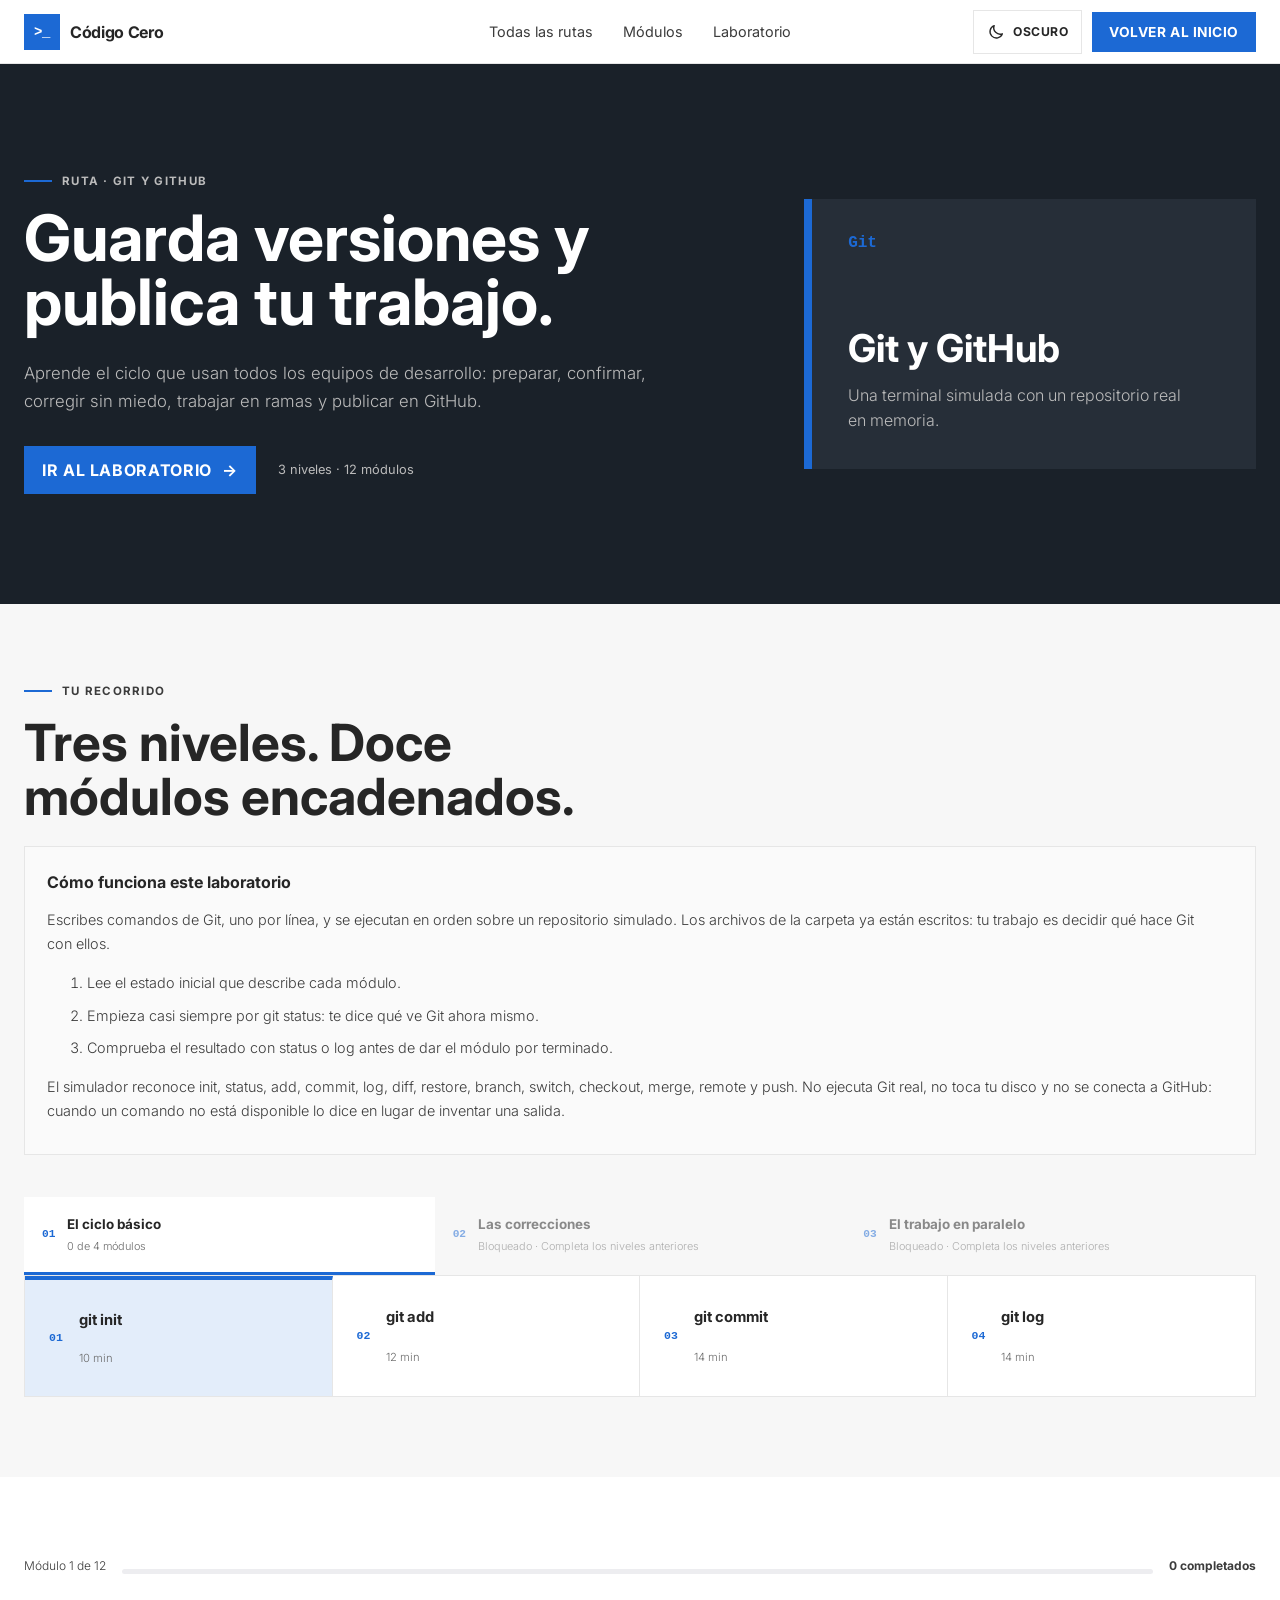
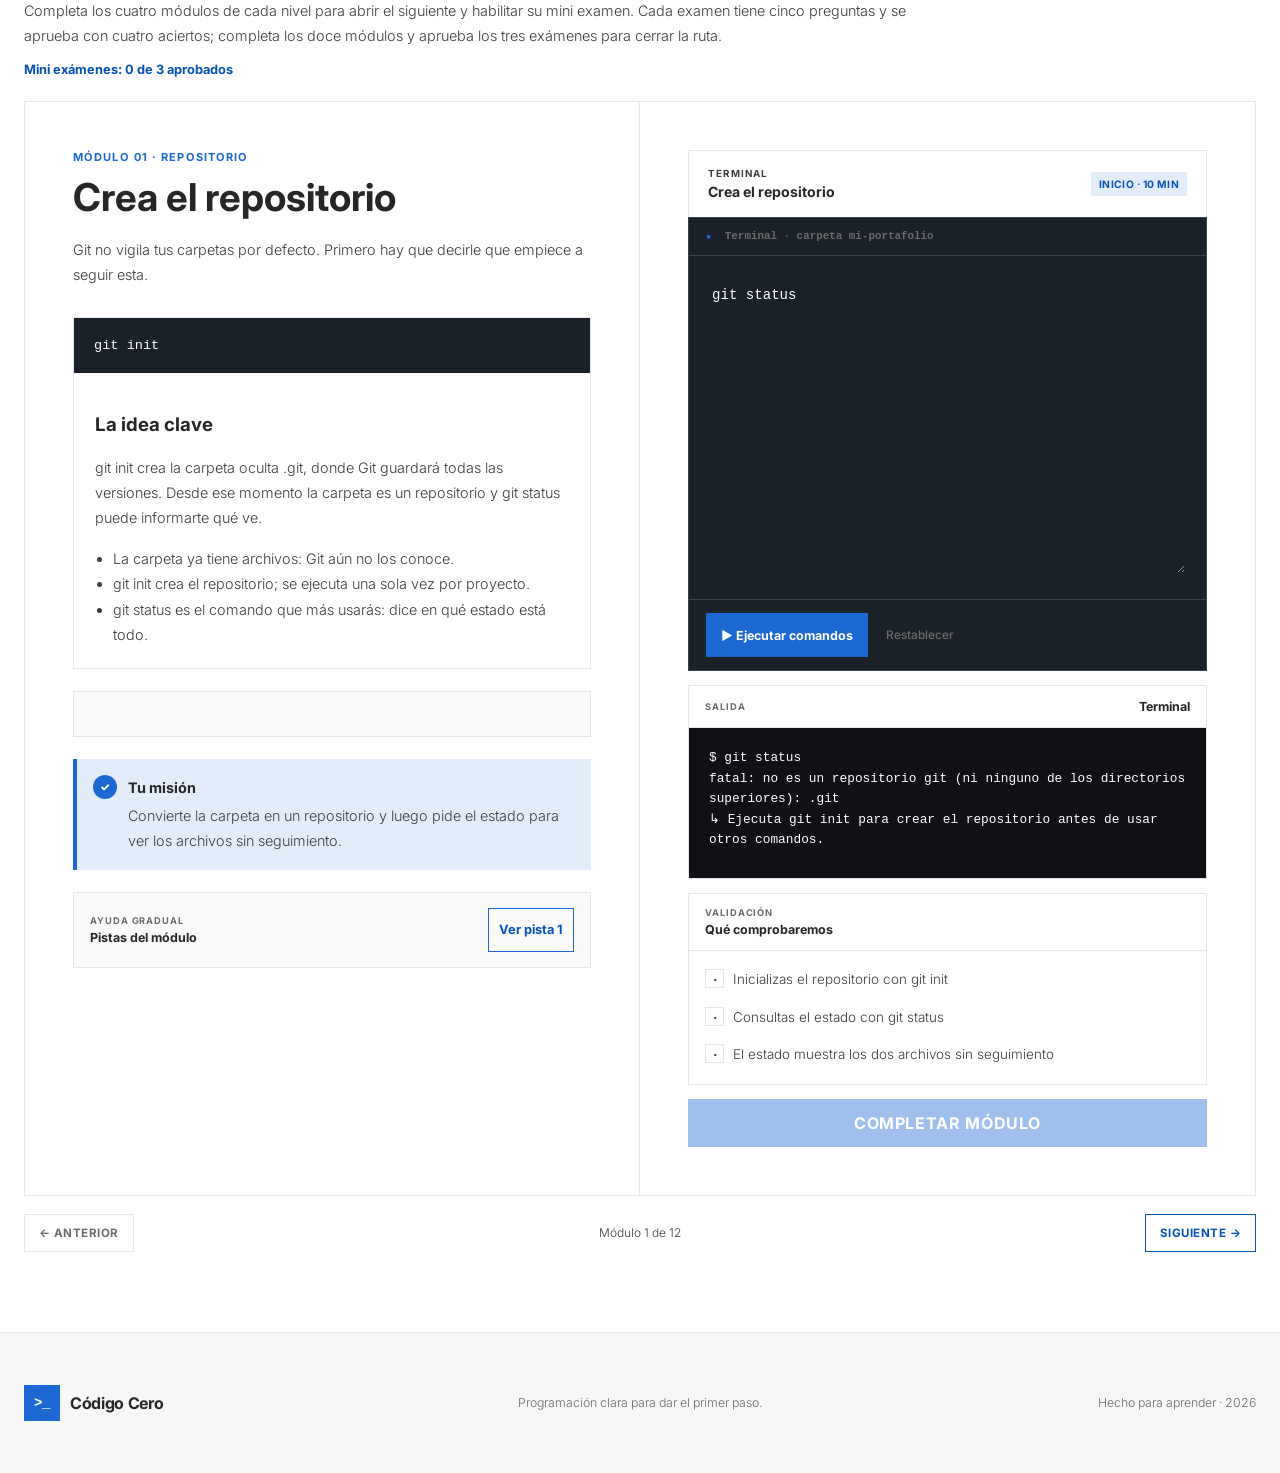
<file: git.html>
<!doctype html>
<html lang="es-CL" class="is-maintenance">
<head>
  <meta charset="utf-8">
  <meta name="viewport" content="width=device-width, initial-scale=1">
  <meta name="description" content="Aprende Git y GitHub en doce módulos: repositorio, commits, correcciones, ramas y publicación.">
  <meta property="og:title" content="Ruta Git y GitHub — Código Cero">
  <meta property="og:description" content="Doce módulos para versionar tu trabajo y publicarlo en GitHub.">
  <meta name="theme-color" content="#1c69d4">
  <title>Ruta Git y GitHub — Código Cero</title>
  <script>
    (() => {
      const publicHosts = ["intenta.cl", "www.intenta.cl"];
      const showMaintenance = publicHosts.includes(window.location.hostname) || new URLSearchParams(window.location.search).has("maintenance");
      if (showMaintenance) {
        document.documentElement.classList.add("is-maintenance");
        document.title = "Código Cero — Estamos preparando algo nuevo";
        const robots = document.createElement("meta"); robots.name = "robots"; robots.content = "noindex, nofollow"; document.head.append(robots);
      } else {
        document.documentElement.classList.remove("is-maintenance");
      }
      const preferred = window.matchMedia("(prefers-color-scheme: dark)").matches ? "dark" : "light";
      try { const saved = localStorage.getItem("codigo-cero.theme"); document.documentElement.dataset.theme = saved === "dark" || saved === "light" ? saved : preferred; }
      catch { document.documentElement.dataset.theme = preferred; }
    })();
  </script>
  <script src="review-preview.js?v=20260903-review1"></script>
  <link rel="preconnect" href="https://fonts.googleapis.com">
  <link rel="preconnect" href="https://fonts.gstatic.com" crossorigin>
  <link href="https://fonts.googleapis.com/css2?family=Inter:wght@300;400;700&display=swap" rel="stylesheet">
  <link rel="icon" href="favicon.svg?v=20260902-bmw1" type="image/svg+xml">
  <link rel="stylesheet" href="styles.css?v=20260902-checkpoints2">
  <link rel="stylesheet" href="learning-review.css?v=20260903-review1">
</head>
<body class="course-page starter-page" data-course="git">
  <section class="maintenance-screen" aria-labelledby="maintenance-title"><div class="maintenance-shell"><div class="maintenance-brand"><span aria-hidden="true">&gt;_</span> Código Cero</div><p class="maintenance-kicker">Actualización en curso</p><h1 id="maintenance-title">Estamos preparando la siguiente etapa.</h1><p>Nuevas rutas y ejercicios están en construcción.</p><div class="maintenance-progress" aria-hidden="true"><span></span></div><small>Volvemos pronto.</small></div></section>
  <a class="skip-link" href="#contenido">Saltar al contenido</a>
  <header class="site-header">
    <a class="brand" href="index.html" aria-label="Código Cero, volver a la portada"><span class="brand-mark" aria-hidden="true">&gt;_</span><span>Código Cero</span></a>
    <nav aria-label="Navegación principal"><a href="index.html#rutas">Todas las rutas</a><a href="#modulos">Módulos</a><a href="#laboratorio">Laboratorio</a></nav>
    <div class="header-actions"><button class="theme-toggle" id="theme-toggle" type="button" aria-pressed="false" aria-label="Activar modo oscuro"><svg class="theme-icon theme-icon-moon" aria-hidden="true" viewBox="0 0 24 24"><path d="M20.5 14.4A8.5 8.5 0 0 1 9.6 3.5a8.5 8.5 0 1 0 10.9 10.9Z"/></svg><svg class="theme-icon theme-icon-sun" aria-hidden="true" viewBox="0 0 24 24"><circle cx="12" cy="12" r="4"/><path d="M12 2v2M12 20v2M4.93 4.93l1.42 1.42M17.66 17.66l1.41 1.41M2 12h2M20 12h2M4.93 19.07l1.42-1.41M17.66 6.34l1.41-1.41"/></svg><span id="theme-toggle-label">Oscuro</span></button><a class="header-cta" href="index.html#rutas">Volver al inicio</a></div>
  </header>
  <main id="contenido">
    <section class="starter-hero" aria-labelledby="course-title"><div><p class="eyebrow"><span></span> Ruta · Git y GitHub</p><h1 id="course-title">Guarda versiones y publica tu trabajo.</h1><p>Aprende el ciclo que usan todos los equipos de desarrollo: preparar, confirmar, corregir sin miedo, trabajar en ramas y publicar en GitHub.</p><div class="hero-actions"><a class="button button-primary" href="#laboratorio">Ir al laboratorio <span aria-hidden="true">→</span></a><span class="route-duration">3 niveles · 12 módulos</span></div></div><div class="starter-summary"><span>Git</span><strong>Git y GitHub</strong><p>Una terminal simulada con un repositorio real en memoria.</p></div></section>
    <section class="starter-modules" id="modulos" aria-labelledby="modules-title"><div class="starter-section-heading"><p class="eyebrow"><span></span> Tu recorrido</p><h2 id="modules-title">Tres niveles. Doce módulos encadenados.</h2></div><aside class="lesson-primer"><h3>Cómo funciona este laboratorio</h3><p>Escribes comandos de Git, uno por línea, y se ejecutan en orden sobre un repositorio simulado. Los archivos de la carpeta ya están escritos: tu trabajo es decidir qué hace Git con ellos.</p><ol><li>Lee el estado inicial que describe cada módulo.</li><li>Empieza casi siempre por git status: te dice qué ve Git ahora mismo.</li><li>Comprueba el resultado con status o log antes de dar el módulo por terminado.</li></ol><p>El simulador reconoce init, status, add, commit, log, diff, restore, branch, switch, checkout, merge, remote y push. No ejecuta Git real, no toca tu disco y no se conecta a GitHub: cuando un comando no está disponible lo dice en lugar de inventar una salida.</p></aside>
      <div class="level-tabs" id="starter-level-tabs" role="tablist" aria-label="Niveles de la ruta"></div><div class="starter-module-list" id="starter-module-list" role="tablist" aria-label="Módulos de JavaScript"></div></section>
    <section class="starter-lab-section" id="laboratorio" aria-labelledby="starter-module-title">
      <div class="starter-progress"><span id="starter-position">Módulo 1 de 12</span><div class="progress-track" aria-hidden="true"><span id="starter-progress-fill"></span></div><strong id="starter-completed">0 completados</strong></div>
      <p class="starter-learning-note">Completa los cuatro módulos de cada nivel para abrir el siguiente y habilitar su mini examen. Cada examen tiene cinco preguntas y se aprueba con cuatro aciertos; completa los doce módulos y aprueba los tres exámenes para cerrar la ruta.</p>
      <p class="starter-exam-progress" id="starter-exam-progress" role="status">Mini exámenes: 0 de 3 aprobados</p>
      <article class="starter-workspace" id="starter-workspace" role="tabpanel" aria-labelledby="starter-module-title"><div class="starter-lesson"><p class="project-kicker" id="starter-kicker"></p><h2 id="starter-module-title"></h2><p class="starter-intro" id="starter-intro"></p><div class="concept-card lesson-explanation"><code id="starter-example"></code><div><h3>La idea clave</h3><p id="starter-explanation"></p><ul id="starter-concepts"></ul></div></div><aside class="lesson-primer" id="learning-guidance" aria-label="Guía de la misión"></aside><div class="project-goal"><span aria-hidden="true">✓</span><p><strong>Tu misión</strong><span id="starter-goal"></span></p></div><div class="hint-box"><div><div><span>AYUDA GRADUAL</span><strong>Pistas del módulo</strong></div><button type="button" id="starter-show-hint">Ver pista 1</button></div><ol id="starter-hints" aria-live="polite"></ol></div></div>
        <div class="starter-lab"><div class="lab-heading"><div><span>TERMINAL</span><strong id="starter-lab-title"></strong></div><span class="difficulty" id="starter-difficulty">Inicio</span></div><div class="lab-editor"><div class="lab-file"><span aria-hidden="true">●</span> <span id="starter-file"></span></div><label class="sr-only" for="starter-code">Comandos de Git del módulo</label><div class="code-input starter-code-input"><textarea id="starter-code" rows="12" spellcheck="false"></textarea></div><div class="lab-actions"><button class="run-button" id="starter-run" type="button"><span aria-hidden="true">▶</span> Ejecutar comandos</button><button class="reset-button" id="starter-reset" type="button">Restablecer</button></div></div><div class="starter-preview-panel"><div><span>SALIDA</span><strong>Terminal</strong></div><iframe id="starter-preview" title="Vista previa" sandbox="" hidden></iframe><pre id="starter-output" aria-live="polite"></pre></div><div class="validation-panel" aria-live="polite"><div><span>VALIDACIÓN</span><strong>Qué comprobaremos</strong></div><ul id="starter-validations"></ul></div><div class="lab-success" id="starter-success" hidden><span aria-hidden="true">✓</span><div><strong>¡Módulo superado!</strong><p id="starter-success-copy">Tu solución cumple los objetivos.</p></div></div><button class="button complete-project" id="starter-complete" type="button" disabled>Completar módulo</button></div></article>
      <div class="project-navigation"><button type="button" class="nav-project-button" id="starter-previous" disabled><span aria-hidden="true">←</span> Anterior</button><p id="starter-navigation-position">Módulo 1 de 12</p><button type="button" class="nav-project-button" id="starter-next">Siguiente <span aria-hidden="true">→</span></button></div>

      <section class="checkpoint-panel" id="level-checkpoint" hidden aria-labelledby="checkpoint-title">
        <div class="checkpoint-copy">
          <p class="eyebrow"><span aria-hidden="true"></span><span id="checkpoint-kicker">Punto de control</span></p>
          <h3 id="checkpoint-title"></h3>
          <p id="checkpoint-copy"></p>
        </div>
        <div class="checkpoint-actions">
          <button class="button button-primary" id="checkpoint-exam" type="button">Rendir el mini examen</button>
          <button class="button button-light" id="checkpoint-next" type="button" hidden>Continuar</button>
        </div>
      </section>
      <section class="exam-panel" id="level-exam" hidden aria-labelledby="exam-title">
        <div class="exam-head">
          <div>
            <p class="eyebrow"><span aria-hidden="true"></span><span id="exam-kicker">Mini examen</span></p>
            <h3 id="exam-title" tabindex="-1"></h3>
            <p id="exam-intro"></p>
          </div>
          <button class="exam-ghost" id="exam-close" type="button">Cerrar</button>
        </div>
        <ol class="exam-questions" id="exam-questions"></ol>
        <div class="exam-actions">
          <button class="button button-primary" id="exam-submit" type="button">Revisar respuestas</button>
          <button class="exam-ghost" id="exam-retry" type="button" hidden>Intentar de nuevo</button>
          <p class="exam-result" id="exam-result" aria-live="polite" tabindex="-1"></p>
        </div>
      </section>
      <div class="python-finish" id="starter-finish" hidden aria-live="polite">
        <span aria-hidden="true">✓</span>
        <div><p id="starter-finish-title">Ruta completada</p><h3>Doce módulos y tres mini exámenes superados.</h3><small>Ya tienes una base para seguir practicando. Puedes volver a cualquier nivel para repasar.</small></div>
      </div>
    </section>
  </main>
  <footer><div class="footer-inner"><a class="brand footer-brand" href="index.html"><span class="brand-mark" aria-hidden="true">&gt;_</span><span>Código Cero</span></a><p>Programación clara para dar el primer paso.</p><p class="footer-meta">Hecho para aprender · <span data-current-year></span></p></div></footer>
  <script src="learning-state.js?v=20260904-rutas"></script>
  <script src="site.js?v=20260903-review1"></script>
  <script src="starter-exams.js?v=20260904-rutas"></script>
  <script src="git-lab.js?v=20260904-rutas"></script>
  <script src="git-course.js?v=20260904-rutas"></script>
  <script src="starter-course.js?v=20260904-rutas"></script>
</body>
</html>
</file>
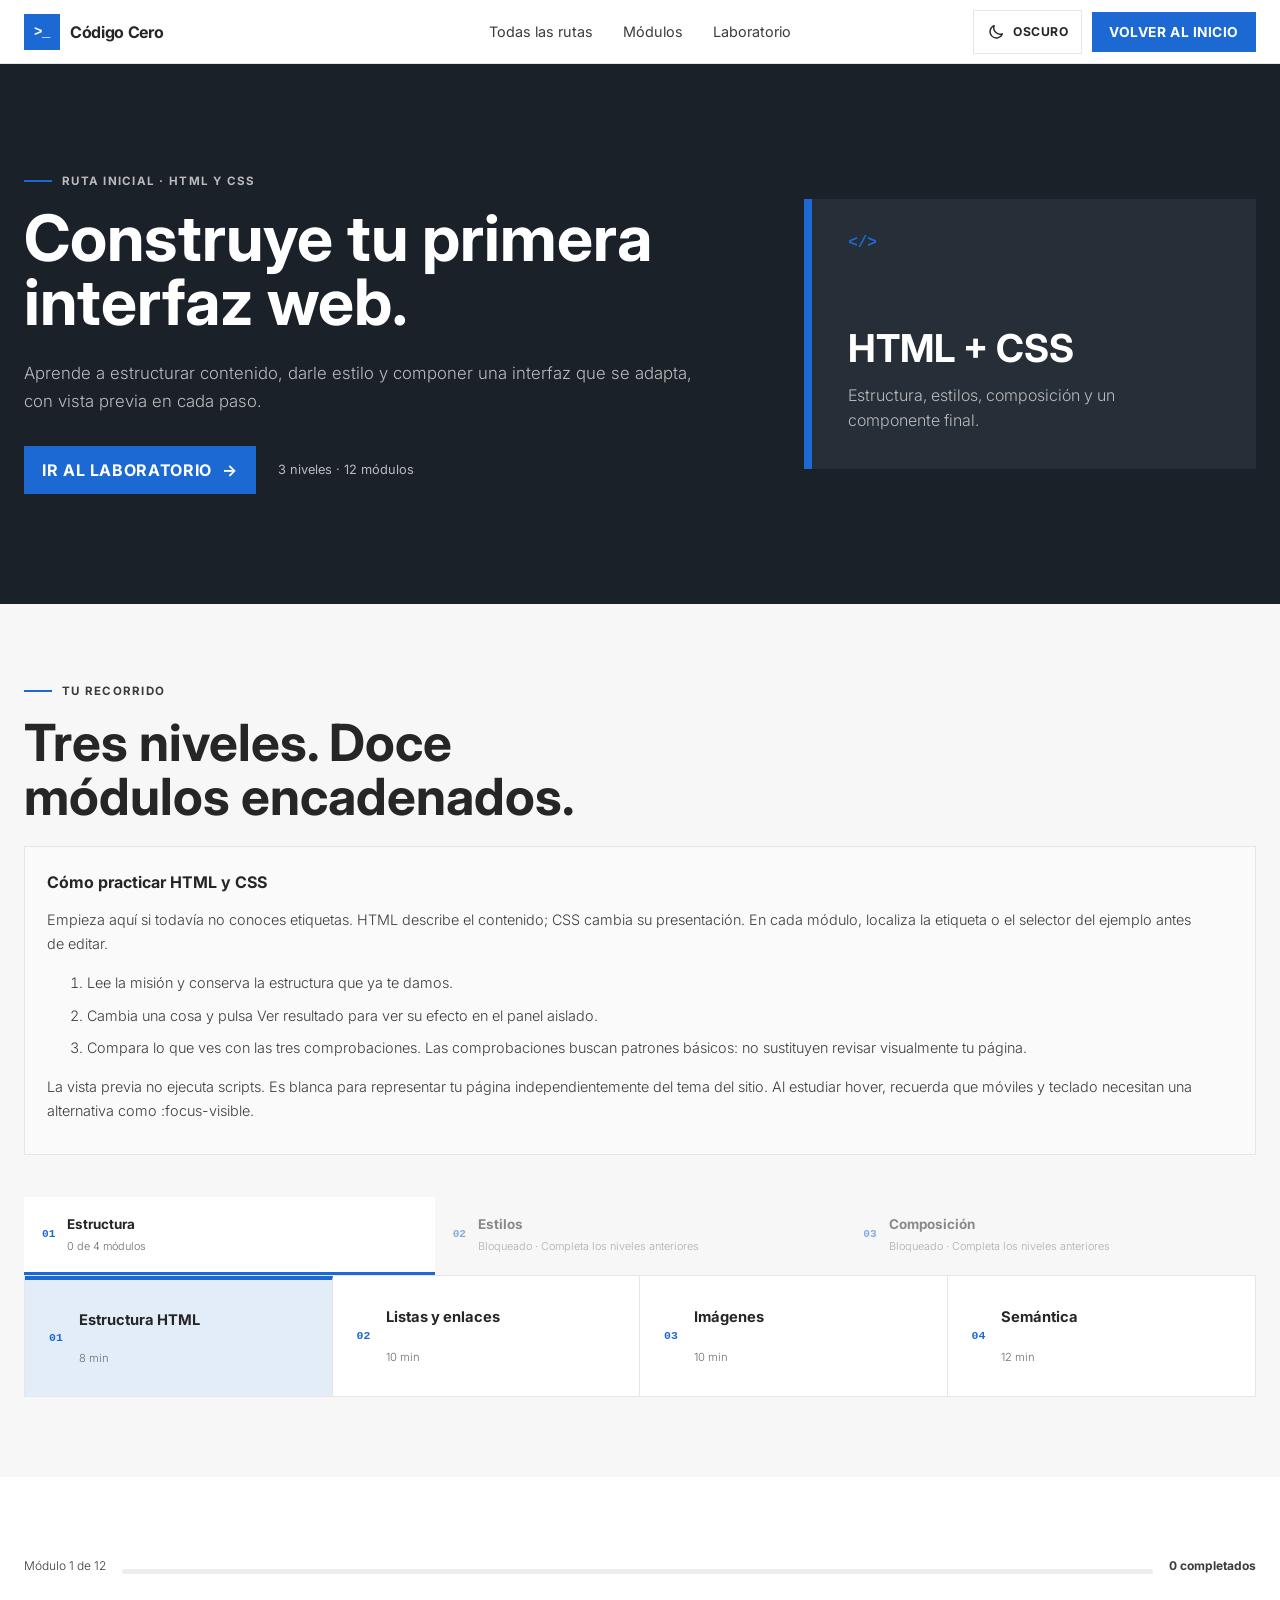
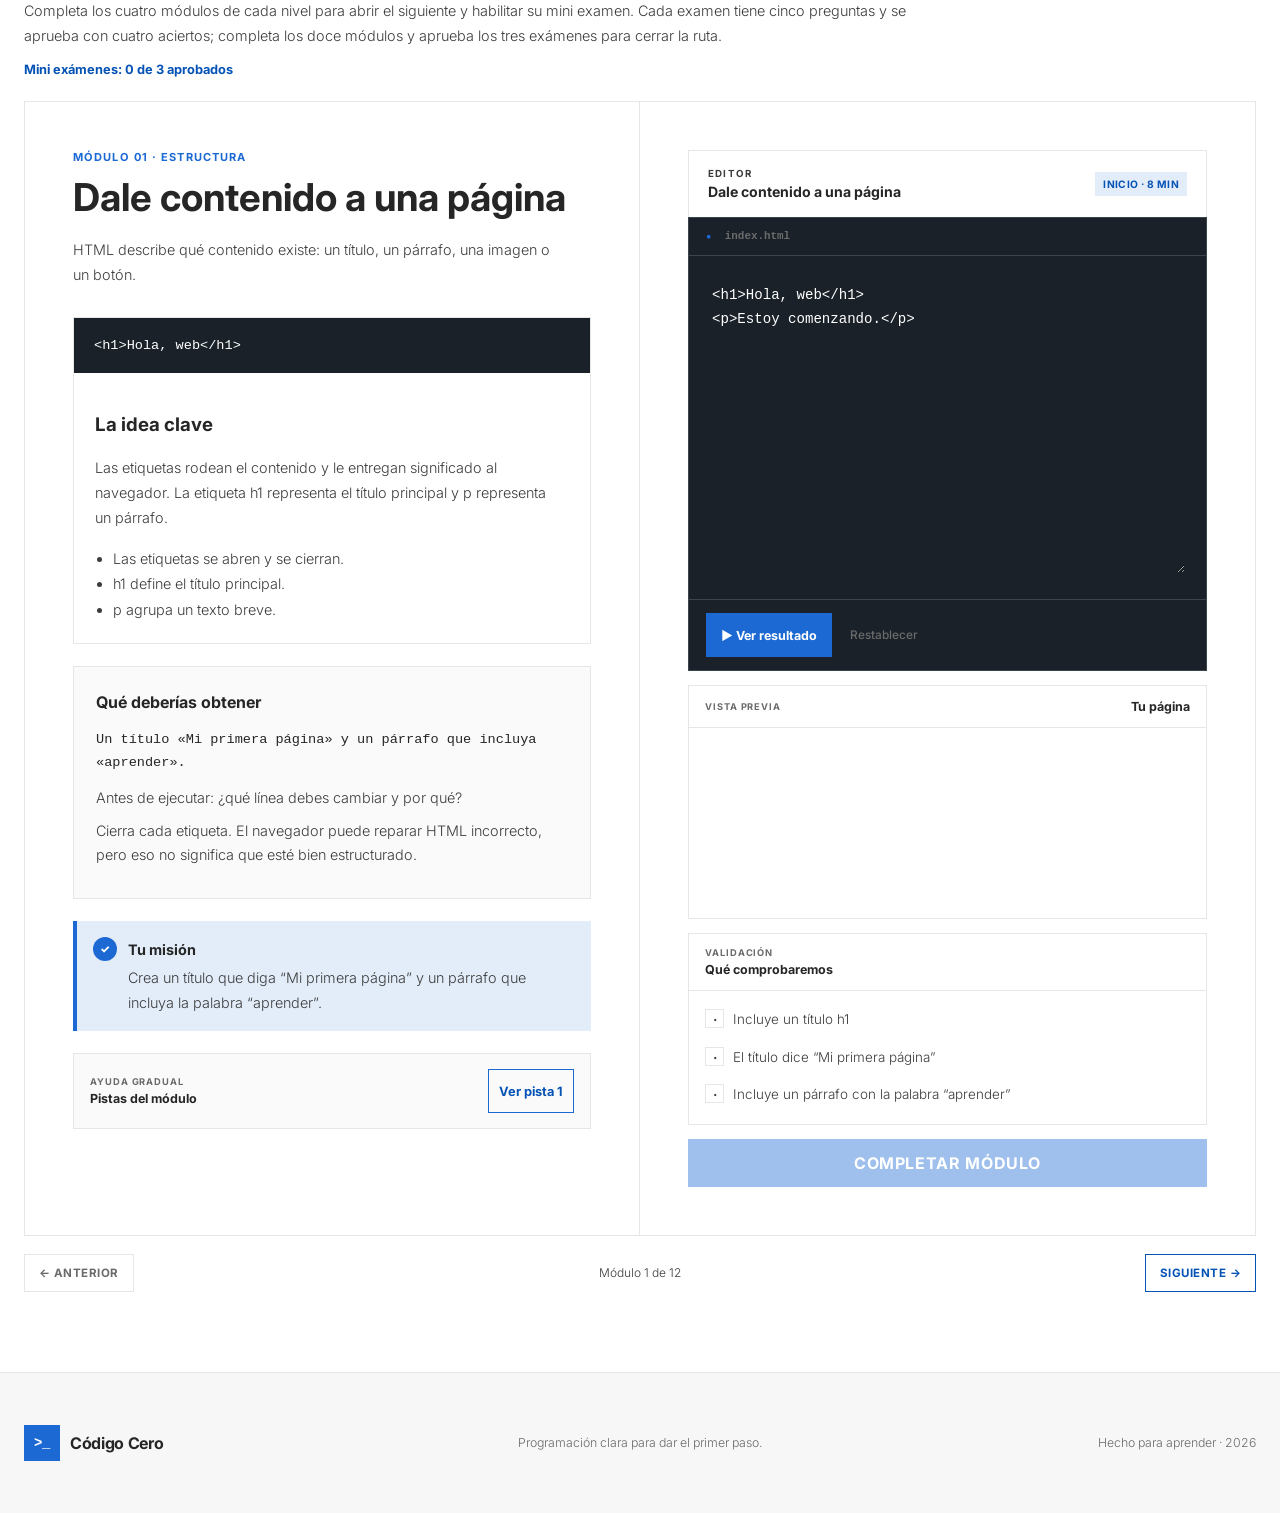
<file: html-css.html>
<!doctype html>
<html lang="es-CL" class="is-maintenance">
<head>
  <meta charset="utf-8">
  <meta name="viewport" content="width=device-width, initial-scale=1">
  <meta name="description" content="Aprende HTML y CSS en doce módulos: estructura, estilos, layout y un componente final.">
  <meta name="theme-color" content="#1c69d4">
  <title>Ruta HTML y CSS — Código Cero</title>
  <script>
    (() => {
      const publicHosts = ["intenta.cl", "www.intenta.cl"];
      const showMaintenance = publicHosts.includes(window.location.hostname)
        || new URLSearchParams(window.location.search).has("maintenance");
      if (showMaintenance) {
        document.documentElement.classList.add("is-maintenance");
        document.title = "Código Cero — Estamos preparando algo nuevo";
        const robots = document.createElement("meta");
        robots.name = "robots";
        robots.content = "noindex, nofollow";
        document.head.append(robots);
      } else {
        document.documentElement.classList.remove("is-maintenance");
      }
      const preferred = window.matchMedia("(prefers-color-scheme: dark)").matches ? "dark" : "light";
      try {
        const saved = localStorage.getItem("codigo-cero.theme");
        document.documentElement.dataset.theme = saved === "dark" || saved === "light" ? saved : preferred;
      } catch {
        document.documentElement.dataset.theme = preferred;
      }
    })();
  </script>
  <script src="review-preview.js?v=20260903-review1"></script>
  <link rel="preconnect" href="https://fonts.googleapis.com">
  <link rel="preconnect" href="https://fonts.gstatic.com" crossorigin>
  <link href="https://fonts.googleapis.com/css2?family=Inter:wght@300;400;700&display=swap" rel="stylesheet">
  <link rel="icon" href="favicon.svg?v=20260902-bmw1" type="image/svg+xml">
  <link rel="stylesheet" href="styles.css?v=20260902-checkpoints2">
  <link rel="stylesheet" href="learning-review.css?v=20260903-review1">
</head>
<body class="course-page starter-page" data-course="html-css">
  <section class="maintenance-screen" aria-labelledby="maintenance-title">
    <div class="maintenance-shell">
      <div class="maintenance-brand"><span aria-hidden="true">&gt;_</span> Código Cero</div>
      <p class="maintenance-kicker">Actualización en curso</p>
      <h1 id="maintenance-title">Estamos preparando la siguiente etapa.</h1>
      <p>Nuevas rutas y ejercicios están en construcción.</p>
      <div class="maintenance-progress" aria-hidden="true"><span></span></div>
      <small>Volvemos pronto.</small>
    </div>
  </section>

  <a class="skip-link" href="#contenido">Saltar al contenido</a>

  <header class="site-header">
    <a class="brand" href="index.html" aria-label="Código Cero, volver a la portada"><span class="brand-mark" aria-hidden="true">&gt;_</span><span>Código Cero</span></a>
    <nav aria-label="Navegación principal"><a href="index.html#rutas">Todas las rutas</a><a href="#modulos">Módulos</a><a href="#laboratorio">Laboratorio</a></nav>
    <div class="header-actions">
      <button class="theme-toggle" id="theme-toggle" type="button" aria-pressed="false" aria-label="Activar modo oscuro">
        <svg class="theme-icon theme-icon-moon" aria-hidden="true" viewBox="0 0 24 24"><path d="M20.5 14.4A8.5 8.5 0 0 1 9.6 3.5a8.5 8.5 0 1 0 10.9 10.9Z"/></svg>
        <svg class="theme-icon theme-icon-sun" aria-hidden="true" viewBox="0 0 24 24"><circle cx="12" cy="12" r="4"/><path d="M12 2v2M12 20v2M4.93 4.93l1.42 1.42M17.66 17.66l1.41 1.41M2 12h2M20 12h2M4.93 19.07l1.42-1.41M17.66 6.34l1.41-1.41"/></svg>
        <span id="theme-toggle-label">Oscuro</span>
      </button>
      <a class="header-cta" href="index.html#rutas">Volver al inicio</a>
    </div>
  </header>

  <main id="contenido">
    <section class="starter-hero" aria-labelledby="course-title">
      <div>
        <p class="eyebrow"><span></span> Ruta inicial · HTML y CSS</p>
        <h1 id="course-title">Construye tu primera interfaz web.</h1>
        <p>Aprende a estructurar contenido, darle estilo y componer una interfaz que se adapta, con vista previa en cada paso.</p>
        <div class="hero-actions"><a class="button button-primary" href="#laboratorio">Ir al laboratorio <span aria-hidden="true">→</span></a><span class="route-duration">3 niveles · 12 módulos</span></div>
      </div>
      <div class="starter-summary" aria-label="Resumen de la ruta"><span>&lt;/&gt;</span><strong>HTML + CSS</strong><p>Estructura, estilos, composición y un componente final.</p></div>
    </section>

    <section class="starter-modules" id="modulos" aria-labelledby="modules-title">
      <div class="starter-section-heading"><p class="eyebrow"><span></span> Tu recorrido</p><h2 id="modules-title">Tres niveles. Doce módulos encadenados.</h2></div>
      <aside class="lesson-primer"><h3>Cómo practicar HTML y CSS</h3><p>Empieza aquí si todavía no conoces etiquetas. HTML describe el contenido; CSS cambia su presentación. En cada módulo, localiza la etiqueta o el selector del ejemplo antes de editar.</p><ol><li>Lee la misión y conserva la estructura que ya te damos.</li><li>Cambia una cosa y pulsa Ver resultado para ver su efecto en el panel aislado.</li><li>Compara lo que ves con las tres comprobaciones. Las comprobaciones buscan patrones básicos: no sustituyen revisar visualmente tu página.</li></ol><p>La vista previa no ejecuta scripts. Es blanca para representar tu página independientemente del tema del sitio. Al estudiar hover, recuerda que móviles y teclado necesitan una alternativa como :focus-visible.</p></aside>
      <div class="level-tabs" id="starter-level-tabs" role="tablist" aria-label="Niveles de la ruta"></div><div class="starter-module-list" id="starter-module-list" role="tablist" aria-label="Módulos de HTML y CSS"></div>
    </section>

    <section class="starter-lab-section" id="laboratorio" aria-labelledby="starter-module-title">
      <div class="starter-progress"><span id="starter-position">Módulo 1 de 12</span><div class="progress-track" aria-hidden="true"><span id="starter-progress-fill"></span></div><strong id="starter-completed">0 completados</strong></div>
      <p class="starter-learning-note">Completa los cuatro módulos de cada nivel para abrir el siguiente y habilitar su mini examen. Cada examen tiene cinco preguntas y se aprueba con cuatro aciertos; completa los doce módulos y aprueba los tres exámenes para cerrar la ruta.</p>
      <p class="starter-exam-progress" id="starter-exam-progress" role="status">Mini exámenes: 0 de 3 aprobados</p>
      <article class="starter-workspace" id="starter-workspace" role="tabpanel" aria-labelledby="starter-module-title">
        <div class="starter-lesson">
          <p class="project-kicker" id="starter-kicker"></p>
          <h2 id="starter-module-title"></h2>
          <p class="starter-intro" id="starter-intro"></p>
          <div class="concept-card lesson-explanation"><code id="starter-example"></code><div><h3>La idea clave</h3><p id="starter-explanation"></p><ul id="starter-concepts"></ul></div></div>
          <aside class="lesson-primer" id="learning-guidance" aria-label="Guía de la misión"></aside><div class="project-goal"><span aria-hidden="true">✓</span><p><strong>Tu misión</strong><span id="starter-goal"></span></p></div>
          <div class="hint-box"><div><div><span>AYUDA GRADUAL</span><strong>Pistas del módulo</strong></div><button type="button" id="starter-show-hint">Ver pista 1</button></div><ol id="starter-hints" aria-live="polite"></ol></div>
        </div>

        <div class="starter-lab">
          <div class="lab-heading"><div><span>EDITOR</span><strong id="starter-lab-title"></strong></div><span class="difficulty" id="starter-difficulty">Inicio</span></div>
          <div class="lab-editor">
            <div class="lab-file"><span aria-hidden="true">●</span> <span id="starter-file"></span></div>
            <label class="sr-only" for="starter-code">Código del módulo</label>
            <div class="code-input starter-code-input"><textarea id="starter-code" rows="12" spellcheck="false"></textarea></div>
            <div class="lab-actions"><button class="run-button" id="starter-run" type="button"><span aria-hidden="true">▶</span> Ver resultado</button><button class="reset-button" id="starter-reset" type="button">Restablecer</button></div>
          </div>
          <div class="starter-preview-panel"><div><span>VISTA PREVIA</span><strong>Tu página</strong></div><iframe id="starter-preview" title="Vista previa de tu código" sandbox=""></iframe><pre id="starter-output" aria-live="polite" hidden></pre></div>
          <div class="validation-panel" aria-live="polite"><div><span>VALIDACIÓN</span><strong>Qué comprobaremos</strong></div><ul id="starter-validations"></ul></div>
          <div class="lab-success" id="starter-success" hidden><span aria-hidden="true">✓</span><div><strong>¡Módulo superado!</strong><p id="starter-success-copy">Tu solución cumple los objetivos.</p></div></div>
          <button class="button complete-project" id="starter-complete" type="button" disabled>Completar módulo</button>
        </div>
      </article>
      <div class="project-navigation"><button type="button" class="nav-project-button" id="starter-previous" disabled><span aria-hidden="true">←</span> Anterior</button><p id="starter-navigation-position">Módulo 1 de 12</p><button type="button" class="nav-project-button" id="starter-next">Siguiente <span aria-hidden="true">→</span></button></div>

      <section class="checkpoint-panel" id="level-checkpoint" hidden aria-labelledby="checkpoint-title">
        <div class="checkpoint-copy">
          <p class="eyebrow"><span aria-hidden="true"></span><span id="checkpoint-kicker">Punto de control</span></p>
          <h3 id="checkpoint-title"></h3>
          <p id="checkpoint-copy"></p>
        </div>
        <div class="checkpoint-actions">
          <button class="button button-primary" id="checkpoint-exam" type="button">Rendir el mini examen</button>
          <button class="button button-light" id="checkpoint-next" type="button" hidden>Continuar</button>
        </div>
      </section>
      <section class="exam-panel" id="level-exam" hidden aria-labelledby="exam-title">
        <div class="exam-head">
          <div>
            <p class="eyebrow"><span aria-hidden="true"></span><span id="exam-kicker">Mini examen</span></p>
            <h3 id="exam-title" tabindex="-1"></h3>
            <p id="exam-intro"></p>
          </div>
          <button class="exam-ghost" id="exam-close" type="button">Cerrar</button>
        </div>
        <ol class="exam-questions" id="exam-questions"></ol>
        <div class="exam-actions">
          <button class="button button-primary" id="exam-submit" type="button">Revisar respuestas</button>
          <button class="exam-ghost" id="exam-retry" type="button" hidden>Intentar de nuevo</button>
          <p class="exam-result" id="exam-result" aria-live="polite" tabindex="-1"></p>
        </div>
      </section>
      <div class="python-finish" id="starter-finish" hidden aria-live="polite">
        <span aria-hidden="true">✓</span>
        <div><p id="starter-finish-title">Ruta completada</p><h3>Doce módulos y tres mini exámenes superados.</h3><small>Ya tienes una base para seguir practicando. Puedes volver a cualquier nivel para repasar.</small></div>
      </div>
    </section>
  </main>

  <footer><div class="footer-inner"><a class="brand footer-brand" href="index.html"><span class="brand-mark" aria-hidden="true">&gt;_</span><span>Código Cero</span></a><p>Programación clara para dar el primer paso.</p><p class="footer-meta">Hecho para aprender · <span data-current-year></span></p></div></footer>

  <script src="learning-state.js?v=20260904-rutas"></script>
  <script src="site.js?v=20260903-review1"></script>
  <script src="starter-runtime.js?v=20260902-depth1"></script>
  <script src="starter-exams.js?v=20260904-rutas"></script>
  <script src="learning-guidance.js?v=20260903-review1"></script>
  <script src="starter-course.js?v=20260904-rutas"></script>
</body>
</html>
</file>
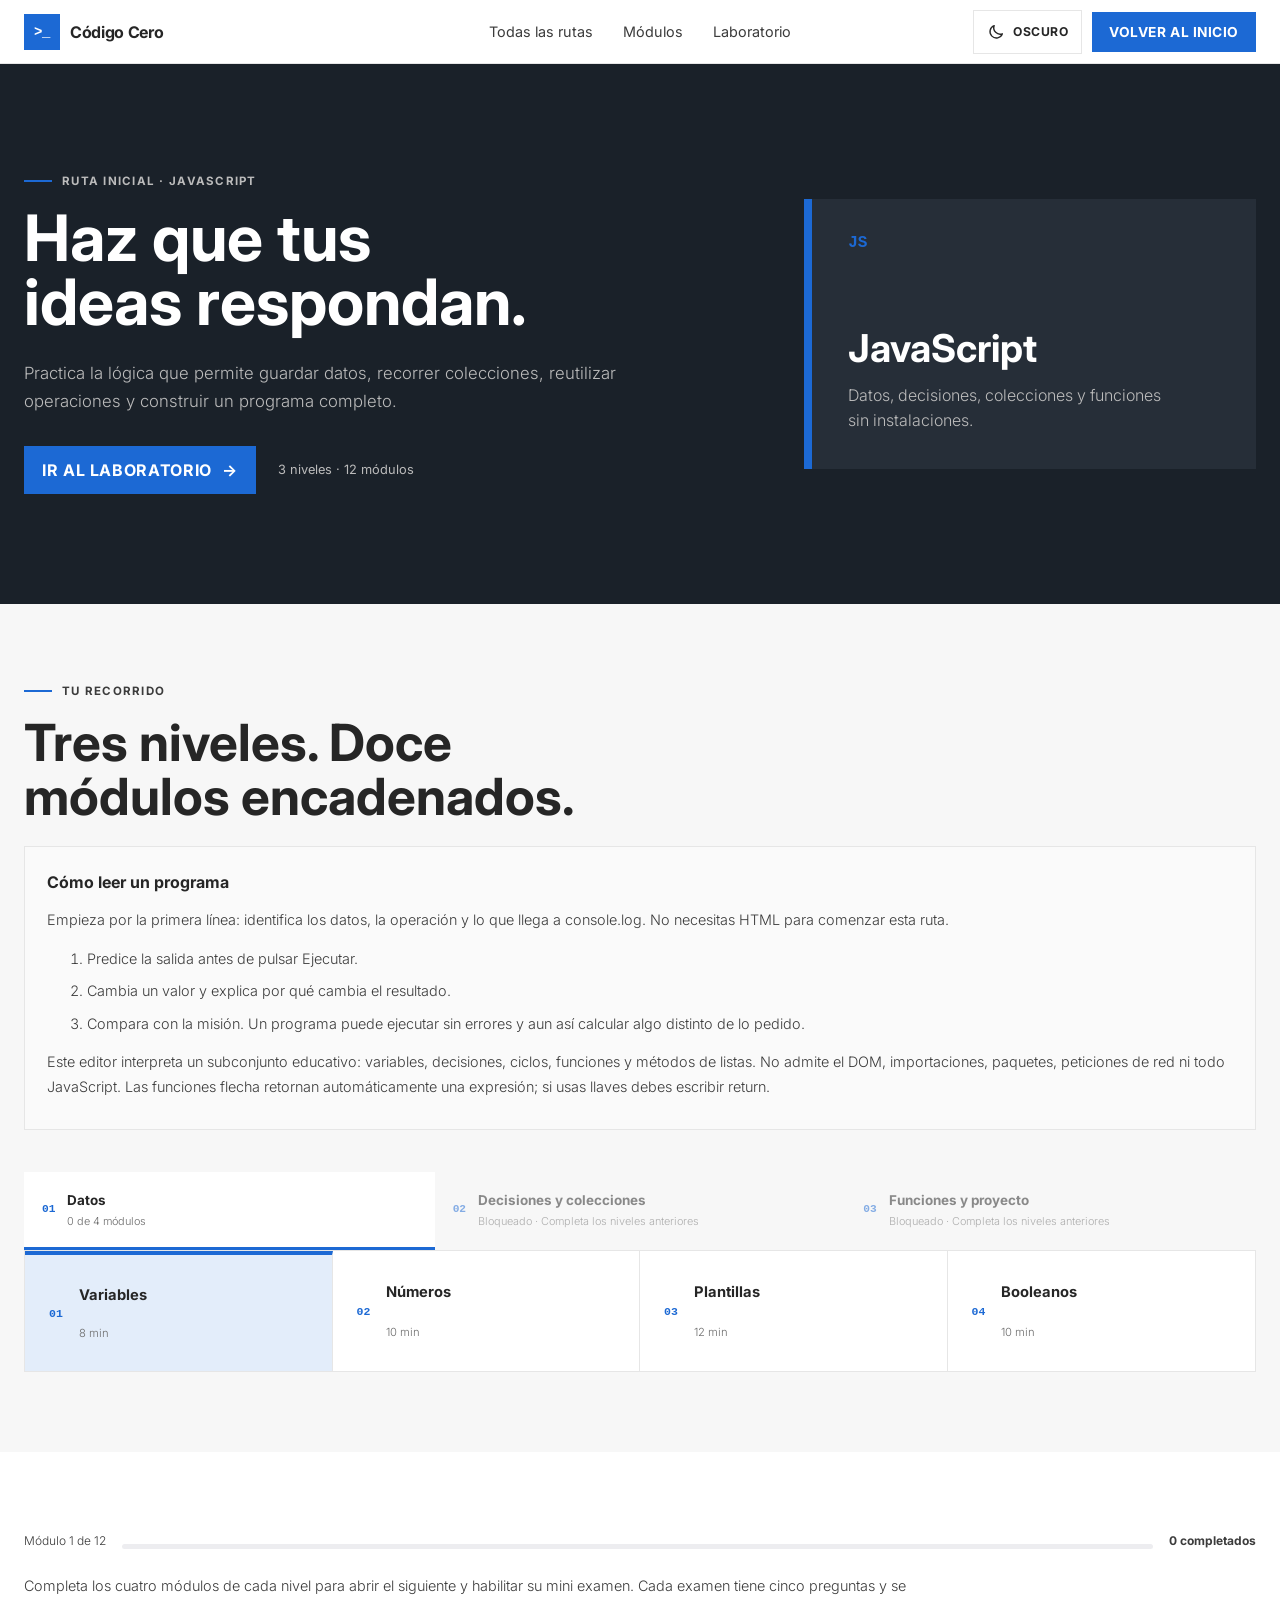
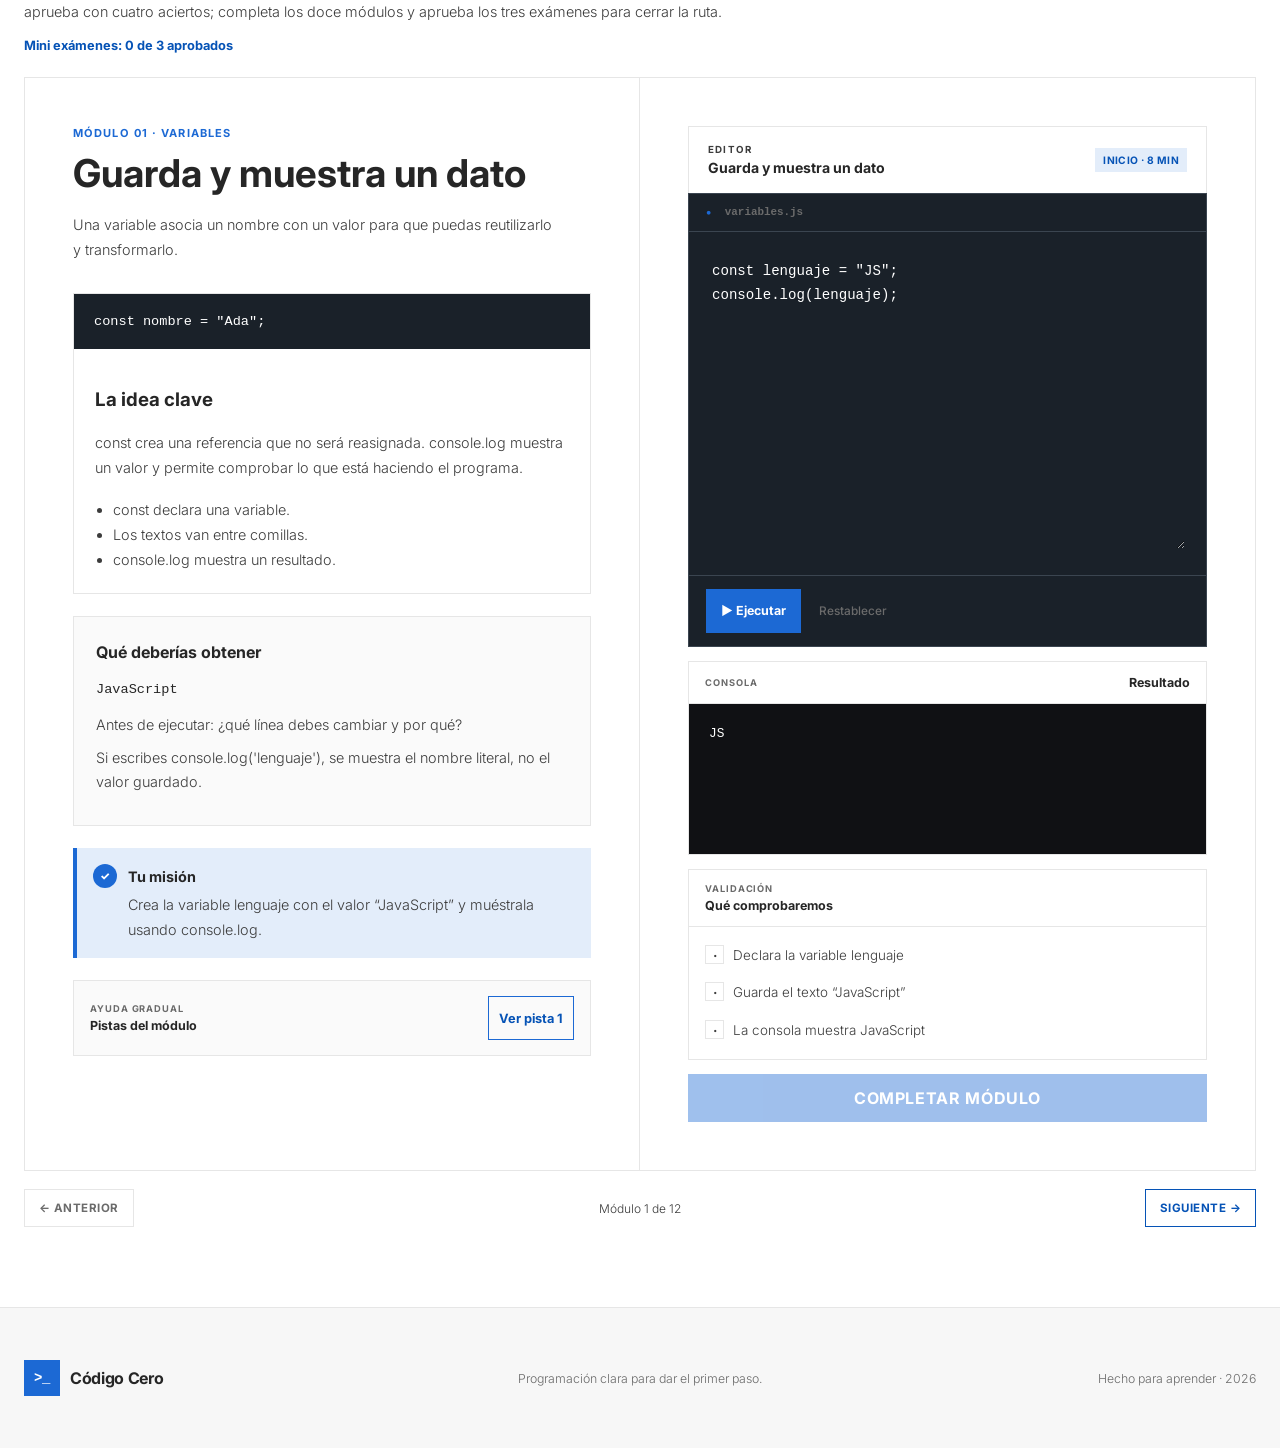
<file: javascript.html>
<!doctype html>
<html lang="es-CL" class="is-maintenance">
<head>
  <meta charset="utf-8">
  <meta name="viewport" content="width=device-width, initial-scale=1">
  <meta name="description" content="Aprende JavaScript en doce módulos: datos, decisiones, colecciones, funciones y un proyecto final.">
  <meta name="theme-color" content="#1c69d4">
  <title>Ruta JavaScript — Código Cero</title>
  <script>
    (() => {
      const publicHosts = ["intenta.cl", "www.intenta.cl"];
      const showMaintenance = publicHosts.includes(window.location.hostname) || new URLSearchParams(window.location.search).has("maintenance");
      if (showMaintenance) {
        document.documentElement.classList.add("is-maintenance");
        document.title = "Código Cero — Estamos preparando algo nuevo";
        const robots = document.createElement("meta"); robots.name = "robots"; robots.content = "noindex, nofollow"; document.head.append(robots);
      } else {
        document.documentElement.classList.remove("is-maintenance");
      }
      const preferred = window.matchMedia("(prefers-color-scheme: dark)").matches ? "dark" : "light";
      try { const saved = localStorage.getItem("codigo-cero.theme"); document.documentElement.dataset.theme = saved === "dark" || saved === "light" ? saved : preferred; }
      catch { document.documentElement.dataset.theme = preferred; }
    })();
  </script>
  <script src="review-preview.js?v=20260903-review1"></script>
  <link rel="preconnect" href="https://fonts.googleapis.com">
  <link rel="preconnect" href="https://fonts.gstatic.com" crossorigin>
  <link href="https://fonts.googleapis.com/css2?family=Inter:wght@300;400;700&display=swap" rel="stylesheet">
  <link rel="icon" href="favicon.svg?v=20260902-bmw1" type="image/svg+xml">
  <link rel="stylesheet" href="styles.css?v=20260902-checkpoints2">
  <link rel="stylesheet" href="learning-review.css?v=20260903-review1">
</head>
<body class="course-page starter-page" data-course="javascript">
  <section class="maintenance-screen" aria-labelledby="maintenance-title"><div class="maintenance-shell"><div class="maintenance-brand"><span aria-hidden="true">&gt;_</span> Código Cero</div><p class="maintenance-kicker">Actualización en curso</p><h1 id="maintenance-title">Estamos preparando la siguiente etapa.</h1><p>Nuevas rutas y ejercicios están en construcción.</p><div class="maintenance-progress" aria-hidden="true"><span></span></div><small>Volvemos pronto.</small></div></section>
  <a class="skip-link" href="#contenido">Saltar al contenido</a>
  <header class="site-header">
    <a class="brand" href="index.html" aria-label="Código Cero, volver a la portada"><span class="brand-mark" aria-hidden="true">&gt;_</span><span>Código Cero</span></a>
    <nav aria-label="Navegación principal"><a href="index.html#rutas">Todas las rutas</a><a href="#modulos">Módulos</a><a href="#laboratorio">Laboratorio</a></nav>
    <div class="header-actions"><button class="theme-toggle" id="theme-toggle" type="button" aria-pressed="false" aria-label="Activar modo oscuro"><svg class="theme-icon theme-icon-moon" aria-hidden="true" viewBox="0 0 24 24"><path d="M20.5 14.4A8.5 8.5 0 0 1 9.6 3.5a8.5 8.5 0 1 0 10.9 10.9Z"/></svg><svg class="theme-icon theme-icon-sun" aria-hidden="true" viewBox="0 0 24 24"><circle cx="12" cy="12" r="4"/><path d="M12 2v2M12 20v2M4.93 4.93l1.42 1.42M17.66 17.66l1.41 1.41M2 12h2M20 12h2M4.93 19.07l1.42-1.41M17.66 6.34l1.41-1.41"/></svg><span id="theme-toggle-label">Oscuro</span></button><a class="header-cta" href="index.html#rutas">Volver al inicio</a></div>
  </header>
  <main id="contenido">
    <section class="starter-hero" aria-labelledby="course-title"><div><p class="eyebrow"><span></span> Ruta inicial · JavaScript</p><h1 id="course-title">Haz que tus ideas respondan.</h1><p>Practica la lógica que permite guardar datos, recorrer colecciones, reutilizar operaciones y construir un programa completo.</p><div class="hero-actions"><a class="button button-primary" href="#laboratorio">Ir al laboratorio <span aria-hidden="true">→</span></a><span class="route-duration">3 niveles · 12 módulos</span></div></div><div class="starter-summary"><span>JS</span><strong>JavaScript</strong><p>Datos, decisiones, colecciones y funciones sin instalaciones.</p></div></section>
    <section class="starter-modules" id="modulos" aria-labelledby="modules-title"><div class="starter-section-heading"><p class="eyebrow"><span></span> Tu recorrido</p><h2 id="modules-title">Tres niveles. Doce módulos encadenados.</h2></div><aside class="lesson-primer"><h3>Cómo leer un programa</h3><p>Empieza por la primera línea: identifica los datos, la operación y lo que llega a console.log. No necesitas HTML para comenzar esta ruta.</p><ol><li>Predice la salida antes de pulsar Ejecutar.</li><li>Cambia un valor y explica por qué cambia el resultado.</li><li>Compara con la misión. Un programa puede ejecutar sin errores y aun así calcular algo distinto de lo pedido.</li></ol><p>Este editor interpreta un subconjunto educativo: variables, decisiones, ciclos, funciones y métodos de listas. No admite el DOM, importaciones, paquetes, peticiones de red ni todo JavaScript. Las funciones flecha retornan automáticamente una expresión; si usas llaves debes escribir return.</p></aside>
      <div class="level-tabs" id="starter-level-tabs" role="tablist" aria-label="Niveles de la ruta"></div><div class="starter-module-list" id="starter-module-list" role="tablist" aria-label="Módulos de JavaScript"></div></section>
    <section class="starter-lab-section" id="laboratorio" aria-labelledby="starter-module-title">
      <div class="starter-progress"><span id="starter-position">Módulo 1 de 12</span><div class="progress-track" aria-hidden="true"><span id="starter-progress-fill"></span></div><strong id="starter-completed">0 completados</strong></div>
      <p class="starter-learning-note">Completa los cuatro módulos de cada nivel para abrir el siguiente y habilitar su mini examen. Cada examen tiene cinco preguntas y se aprueba con cuatro aciertos; completa los doce módulos y aprueba los tres exámenes para cerrar la ruta.</p>
      <p class="starter-exam-progress" id="starter-exam-progress" role="status">Mini exámenes: 0 de 3 aprobados</p>
      <article class="starter-workspace" id="starter-workspace" role="tabpanel" aria-labelledby="starter-module-title"><div class="starter-lesson"><p class="project-kicker" id="starter-kicker"></p><h2 id="starter-module-title"></h2><p class="starter-intro" id="starter-intro"></p><div class="concept-card lesson-explanation"><code id="starter-example"></code><div><h3>La idea clave</h3><p id="starter-explanation"></p><ul id="starter-concepts"></ul></div></div><aside class="lesson-primer" id="learning-guidance" aria-label="Guía de la misión"></aside><div class="project-goal"><span aria-hidden="true">✓</span><p><strong>Tu misión</strong><span id="starter-goal"></span></p></div><div class="hint-box"><div><div><span>AYUDA GRADUAL</span><strong>Pistas del módulo</strong></div><button type="button" id="starter-show-hint">Ver pista 1</button></div><ol id="starter-hints" aria-live="polite"></ol></div></div>
        <div class="starter-lab"><div class="lab-heading"><div><span>EDITOR</span><strong id="starter-lab-title"></strong></div><span class="difficulty" id="starter-difficulty">Inicio</span></div><div class="lab-editor"><div class="lab-file"><span aria-hidden="true">●</span> <span id="starter-file"></span></div><label class="sr-only" for="starter-code">Código del módulo</label><div class="code-input starter-code-input"><textarea id="starter-code" rows="12" spellcheck="false"></textarea></div><div class="lab-actions"><button class="run-button" id="starter-run" type="button"><span aria-hidden="true">▶</span> Ejecutar</button><button class="reset-button" id="starter-reset" type="button">Restablecer</button></div></div><div class="starter-preview-panel"><div><span>CONSOLA</span><strong>Resultado</strong></div><iframe id="starter-preview" title="Vista previa" sandbox="" hidden></iframe><pre id="starter-output" aria-live="polite"></pre></div><div class="validation-panel" aria-live="polite"><div><span>VALIDACIÓN</span><strong>Qué comprobaremos</strong></div><ul id="starter-validations"></ul></div><div class="lab-success" id="starter-success" hidden><span aria-hidden="true">✓</span><div><strong>¡Módulo superado!</strong><p id="starter-success-copy">Tu solución cumple los objetivos.</p></div></div><button class="button complete-project" id="starter-complete" type="button" disabled>Completar módulo</button></div></article>
      <div class="project-navigation"><button type="button" class="nav-project-button" id="starter-previous" disabled><span aria-hidden="true">←</span> Anterior</button><p id="starter-navigation-position">Módulo 1 de 12</p><button type="button" class="nav-project-button" id="starter-next">Siguiente <span aria-hidden="true">→</span></button></div>

      <section class="checkpoint-panel" id="level-checkpoint" hidden aria-labelledby="checkpoint-title">
        <div class="checkpoint-copy">
          <p class="eyebrow"><span aria-hidden="true"></span><span id="checkpoint-kicker">Punto de control</span></p>
          <h3 id="checkpoint-title"></h3>
          <p id="checkpoint-copy"></p>
        </div>
        <div class="checkpoint-actions">
          <button class="button button-primary" id="checkpoint-exam" type="button">Rendir el mini examen</button>
          <button class="button button-light" id="checkpoint-next" type="button" hidden>Continuar</button>
        </div>
      </section>
      <section class="exam-panel" id="level-exam" hidden aria-labelledby="exam-title">
        <div class="exam-head">
          <div>
            <p class="eyebrow"><span aria-hidden="true"></span><span id="exam-kicker">Mini examen</span></p>
            <h3 id="exam-title" tabindex="-1"></h3>
            <p id="exam-intro"></p>
          </div>
          <button class="exam-ghost" id="exam-close" type="button">Cerrar</button>
        </div>
        <ol class="exam-questions" id="exam-questions"></ol>
        <div class="exam-actions">
          <button class="button button-primary" id="exam-submit" type="button">Revisar respuestas</button>
          <button class="exam-ghost" id="exam-retry" type="button" hidden>Intentar de nuevo</button>
          <p class="exam-result" id="exam-result" aria-live="polite" tabindex="-1"></p>
        </div>
      </section>
      <div class="python-finish" id="starter-finish" hidden aria-live="polite">
        <span aria-hidden="true">✓</span>
        <div><p id="starter-finish-title">Ruta completada</p><h3>Doce módulos y tres mini exámenes superados.</h3><small>Ya tienes una base para seguir practicando. Puedes volver a cualquier nivel para repasar.</small></div>
      </div>
    </section>
  </main>
  <footer><div class="footer-inner"><a class="brand footer-brand" href="index.html"><span class="brand-mark" aria-hidden="true">&gt;_</span><span>Código Cero</span></a><p>Programación clara para dar el primer paso.</p><p class="footer-meta">Hecho para aprender · <span data-current-year></span></p></div></footer>
  <script src="learning-state.js?v=20260903-python20"></script>
  <script src="site.js?v=20260903-review1"></script>
  <script src="starter-runtime.js?v=20260902-depth1"></script>
  <script src="starter-exams.js?v=20260902-checkpoints2"></script>
  <script src="learning-guidance.js?v=20260903-review1"></script>
  <script src="starter-course.js?v=20260903-review1"></script>
</body>
</html>
</file>
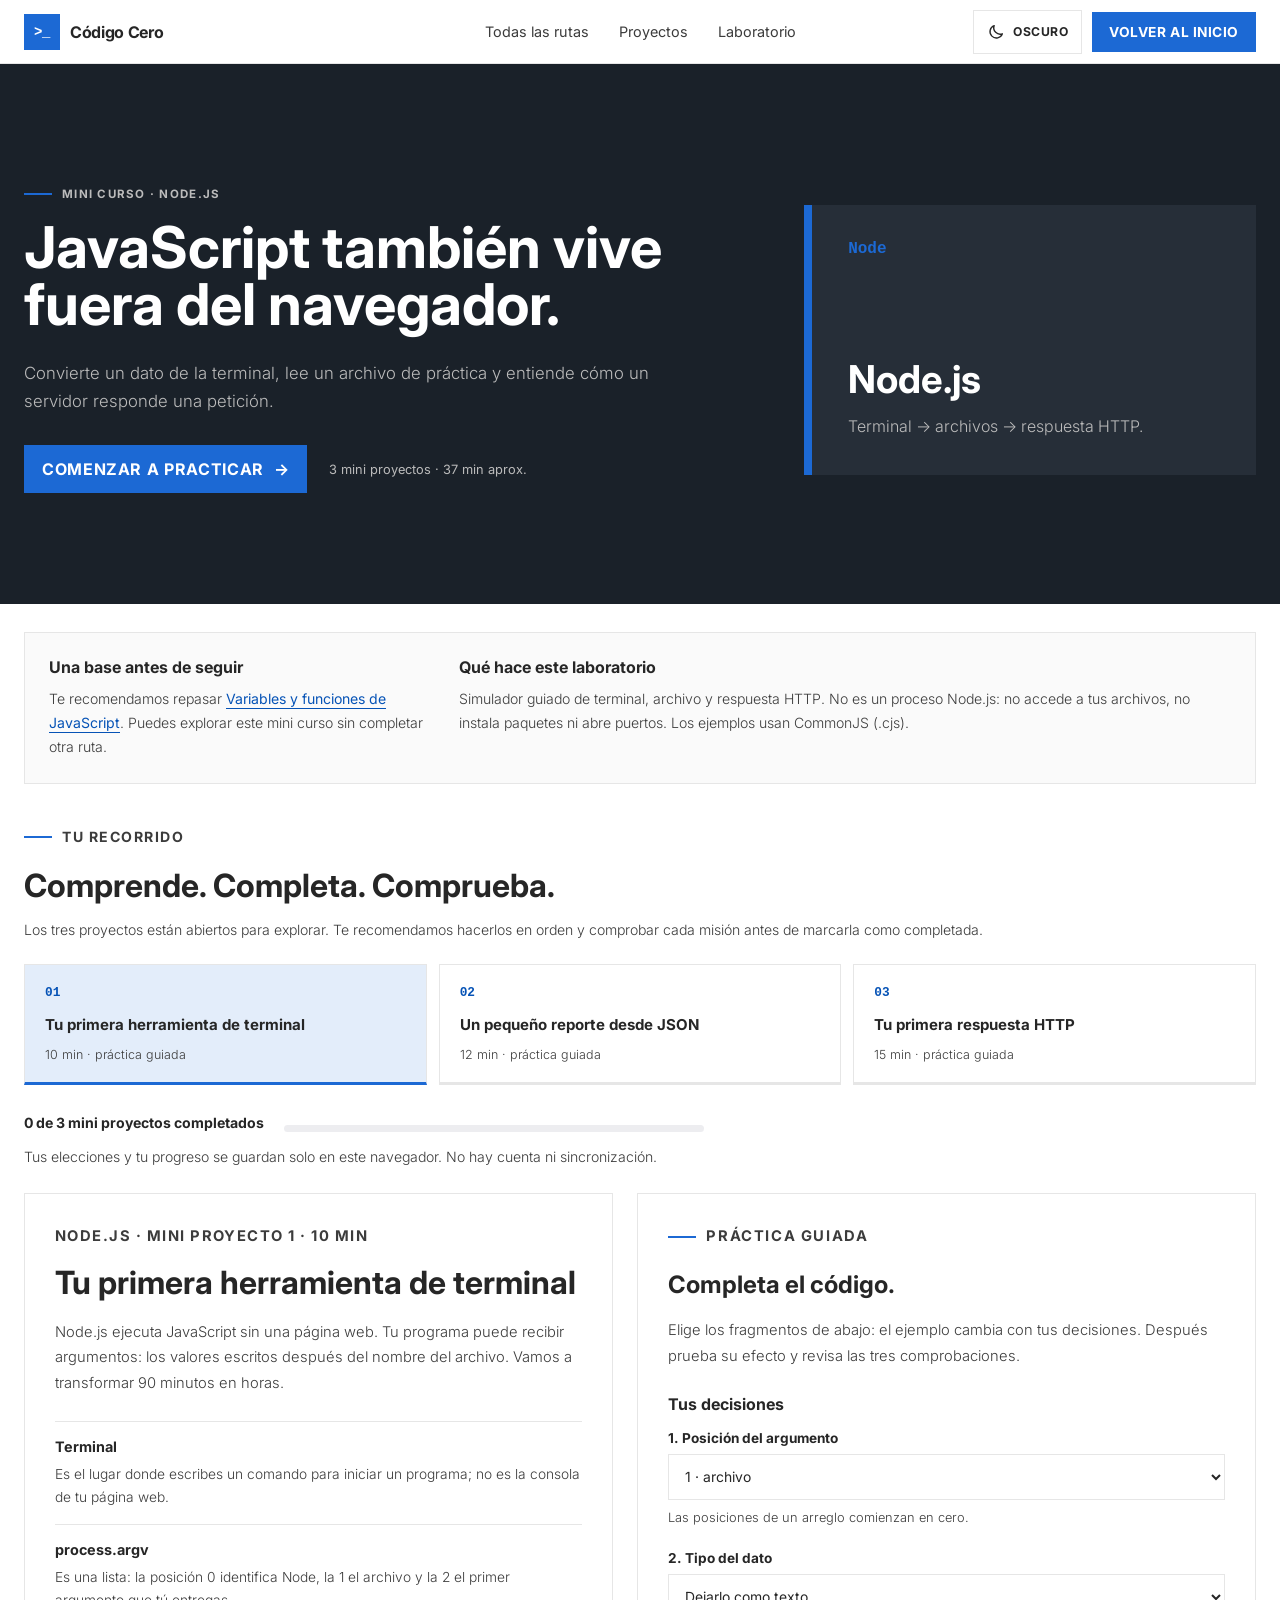
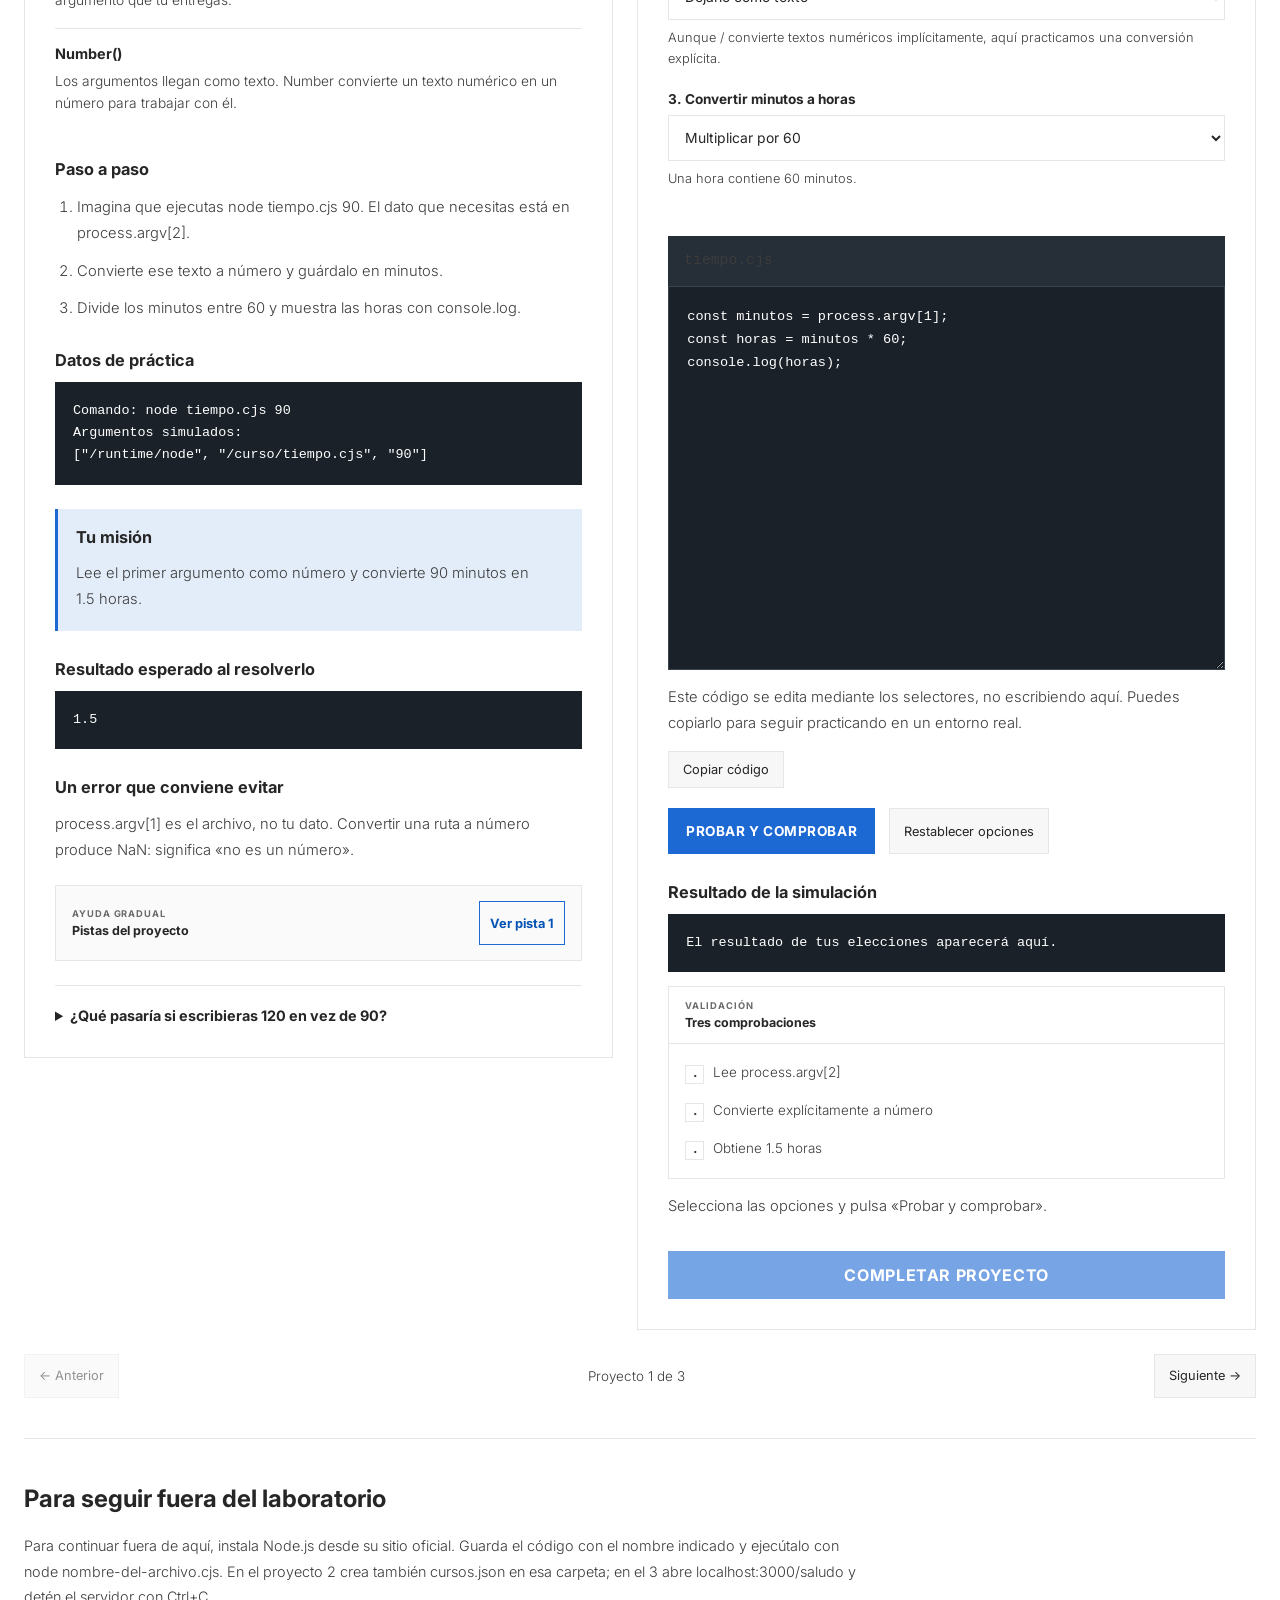
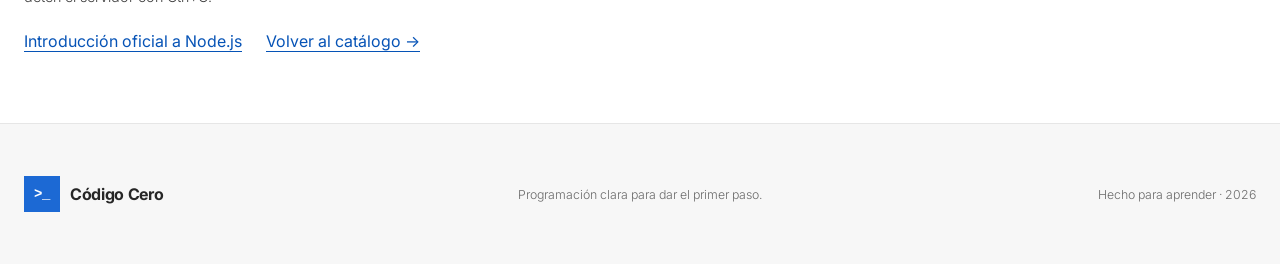
<file: nodejs.html>
<!doctype html>
<html lang="es-CL" class="is-maintenance">
<head>
  <meta charset="utf-8">
  <meta name="viewport" content="width=device-width, initial-scale=1">
  <meta name="description" content="Mini curso de Node.js: tres proyectos guiados, explicaciones, pistas y progreso local.">
  <meta name="theme-color" content="#1c69d4">
  <title>Mini curso Node.js — Código Cero</title>
  <script>
    (() => {
      const publicHosts = ["intenta.cl", "www.intenta.cl"];
      const showMaintenance = publicHosts.includes(window.location.hostname) || new URLSearchParams(window.location.search).has("maintenance");
      if (showMaintenance) {
        document.documentElement.classList.add("is-maintenance");
        document.title = "Código Cero — Estamos preparando algo nuevo";
        const robots = document.createElement("meta"); robots.name = "robots"; robots.content = "noindex, nofollow"; document.head.append(robots);
      } else {
        document.documentElement.classList.remove("is-maintenance");
      }
      const preferred = window.matchMedia("(prefers-color-scheme: dark)").matches ? "dark" : "light";
      try { const saved = localStorage.getItem("codigo-cero.theme"); document.documentElement.dataset.theme = saved === "dark" || saved === "light" ? saved : preferred; }
      catch { document.documentElement.dataset.theme = preferred; }
    })();
  </script>
  <script src="review-preview.js?v=20260903-review1"></script>
  <link rel="preconnect" href="https://fonts.googleapis.com">
  <link rel="preconnect" href="https://fonts.gstatic.com" crossorigin>
  <link href="https://fonts.googleapis.com/css2?family=Inter:wght@300;400;700&display=swap" rel="stylesheet">
  <link rel="icon" href="favicon.svg?v=20260902-bmw1" type="image/svg+xml">
  <link rel="stylesheet" href="styles.css?v=20260902-checkpoints2">
  <link rel="stylesheet" href="mini-course.css?v=20260902-mini1">
  <link rel="stylesheet" href="learning-review.css?v=20260903-review1">
</head>
<body class="course-page starter-page mini-page" data-mini-course="nodejs">
  <section class="maintenance-screen" aria-labelledby="maintenance-title"><div class="maintenance-shell"><div class="maintenance-brand"><span aria-hidden="true">&gt;_</span> Código Cero</div><p class="maintenance-kicker">Actualización en curso</p><h1 id="maintenance-title">Estamos preparando la siguiente etapa.</h1><p>Nuevas rutas y ejercicios están en construcción.</p><div class="maintenance-progress" aria-hidden="true"><span></span></div><small>Volvemos pronto.</small></div></section>
  <a class="skip-link" href="#contenido">Saltar al contenido</a>
  <header class="site-header">
    <a class="brand" href="index.html" aria-label="Código Cero, volver a la portada"><span class="brand-mark" aria-hidden="true">&gt;_</span><span>Código Cero</span></a>
    <nav aria-label="Navegación principal"><a href="index.html#rutas">Todas las rutas</a><a href="#modulos">Proyectos</a><a href="#laboratorio">Laboratorio</a></nav>
    <div class="header-actions"><button class="theme-toggle" id="theme-toggle" type="button" aria-pressed="false" aria-label="Activar modo oscuro"><svg class="theme-icon theme-icon-moon" aria-hidden="true" viewBox="0 0 24 24"><path d="M20.5 14.4A8.5 8.5 0 0 1 9.6 3.5a8.5 8.5 0 1 0 10.9 10.9Z"/></svg><svg class="theme-icon theme-icon-sun" aria-hidden="true" viewBox="0 0 24 24"><circle cx="12" cy="12" r="4"/><path d="M12 2v2M12 20v2M4.93 4.93l1.42 1.42M17.66 17.66l1.41 1.41M2 12h2M20 12h2M4.93 19.07l1.42-1.41M17.66 6.34l1.41-1.41"/></svg><span id="theme-toggle-label">Oscuro</span></button><a class="header-cta" href="index.html#rutas">Volver al inicio</a></div>
  </header>
  <main id="contenido">
    <section class="starter-hero" aria-labelledby="course-title">
      <div><p class="eyebrow"><span aria-hidden="true"></span> Mini curso · Node.js</p><h1 id="course-title">JavaScript también vive fuera del navegador.</h1><p>Convierte un dato de la terminal, lee un archivo de práctica y entiende cómo un servidor responde una petición.</p><div class="hero-actions"><a class="button button-primary" href="#laboratorio">Comenzar a practicar <span aria-hidden="true">→</span></a><span class="route-duration">3 mini proyectos · 37 min aprox.</span></div></div>
      <div class="starter-summary"><span aria-hidden="true">Node</span><strong>Node.js</strong><p>Terminal → archivos → respuesta HTTP.</p></div>
    </section>
    <div class="mini-shell">
      <aside class="mini-context" aria-label="Antes de comenzar">
        <div><h2>Una base antes de seguir</h2><p>Te recomendamos repasar <a id="mini-prerequisite" href="javascript.html">JavaScript</a>. Puedes explorar este mini curso sin completar otra ruta.</p></div>
        <div><h2>Qué hace este laboratorio</h2><p id="mini-scope">Práctica guiada: selecciona fragmentos para construir el código y comparar su efecto. No es un editor de código libre ni un entorno completo de Node.js.</p></div>
      </aside>
      <p id="mini-loading-note" class="mini-status">Si el laboratorio no aparece, recarga la página y comprueba que JavaScript esté habilitado.</p>
      <noscript><p>Los ejercicios interactivos necesitan JavaScript. Puedes seguir aprendiendo en las rutas enlazadas o volver al catálogo.</p></noscript>
      <div id="mini-practice" hidden>
        <section class="mini-route" id="modulos" aria-labelledby="modules-title">
          <p class="eyebrow"><span aria-hidden="true"></span> Tu recorrido</p>
          <h2 id="modules-title">Comprende. Completa. Comprueba.</h2>
          <p>Los tres proyectos están abiertos para explorar. Te recomendamos hacerlos en orden y comprobar cada misión antes de marcarla como completada.</p>
          <div class="mini-modules" id="mini-modules" role="group" aria-label="Elegir un mini proyecto"></div>
          <div class="mini-progress"><strong id="mini-progress">0 de 3 mini proyectos completados</strong><div class="progress-track" id="mini-progressbar" role="progressbar" aria-label="Proyectos completados" aria-valuemin="0" aria-valuemax="3" aria-valuenow="0"><span id="mini-progress-fill"></span></div></div>
          <p class="mini-storage" id="mini-storage"></p>
        </section>
        <section id="laboratorio" aria-labelledby="mini-title">
          <div class="mini-workspace" id="mini-workspace">
            <article class="mini-lesson">
              <p class="project-kicker" id="mini-kicker"></p>
              <h2 id="mini-title" tabindex="-1"></h2>
              <p id="mini-intro"></p>
              <dl class="mini-concepts" id="mini-concepts"></dl>
              <h3>Paso a paso</h3><ol id="mini-steps"></ol>
              <h3>Datos de práctica</h3><pre class="mini-code-block" id="mini-fixture"></pre>
              <div class="mini-goal"><h3>Tu misión</h3><p id="mini-goal"></p></div>
              <h3>Resultado esperado al resolverlo</h3><pre class="mini-code-block" id="mini-expected"></pre>
              <h3>Un error que conviene evitar</h3><p id="mini-mistake"></p>
              <div class="hint-box"><div><div><span>AYUDA GRADUAL</span><strong>Pistas del proyecto</strong></div><button type="button" id="mini-hint">Ver pista 1</button></div><ol id="mini-hints" aria-live="polite"></ol></div>
              <details class="mini-reflection" id="mini-reflection"><summary id="mini-question"></summary><p id="mini-answer"></p></details>
            </article>
            <section class="mini-builder" aria-labelledby="builder-title">
              <p class="eyebrow"><span aria-hidden="true"></span> Práctica guiada</p>
              <h2 id="builder-title">Completa el código.</h2>
              <p>Elige los fragmentos de abajo: el ejemplo cambia con tus decisiones. Después prueba su efecto y revisa las tres comprobaciones.</p>
              <fieldset class="mini-fields"><legend>Tus decisiones</legend><div id="mini-fields"></div></fieldset>
              <p class="mini-file" id="mini-file"></p>
              <label class="sr-only" for="mini-code">Código construido con tus opciones, solo lectura</label>
              <textarea class="mini-code" id="mini-code" rows="15" readonly spellcheck="false" wrap="off" aria-describedby="mini-code-note"></textarea>
              <p class="mini-status" id="mini-code-note">Este código se edita mediante los selectores, no escribiendo aquí. Puedes copiarlo para seguir practicando en un entorno real.</p>
              <div class="mini-code-tools"><button type="button" class="mini-text-button" id="mini-copy">Copiar código</button><span class="mini-status" id="mini-copy-status" role="status"></span></div>
              <div class="mini-run-actions"><button type="button" class="button button-primary" id="mini-run">Probar y comprobar</button><button type="button" class="mini-text-button" id="mini-reset">Restablecer opciones</button></div>
              <h3>Resultado de la simulación</h3><pre class="mini-code-block" id="mini-output" aria-live="polite"></pre>
              <div class="mini-visual-panel" id="mini-visual-panel" hidden><p>Vista didáctica</p><div class="mini-visual" id="mini-visual" tabindex="0" role="region" aria-label="Vista del resultado simulado"></div></div>
              <div class="validation-panel"><div><span>VALIDACIÓN</span><strong>Tres comprobaciones</strong></div><ul id="mini-checks"></ul></div>
              <p class="mini-status" id="mini-feedback" role="status"></p>
              <button class="button complete-project" type="button" id="mini-complete" disabled>Completar proyecto</button>
            </section>
          </div>
          <div class="mini-navigation"><button class="mini-text-button" type="button" id="mini-previous" disabled>← Anterior</button><p id="mini-position">Proyecto 1 de 3</p><button class="mini-text-button" type="button" id="mini-next">Siguiente →</button></div>
        </section>
        <section class="mini-finish" id="mini-finish" hidden aria-labelledby="finish-title"><h2 id="finish-title">Tu primer paso en Node.js, completado.</h2><p>Superaste los tres mini proyectos. Esto es una introducción: vuelve a cualquier proyecto para repasar y lleva tus ejemplos a un entorno real para seguir probando.</p><a href="index.html#rutas">Explorar otras rutas →</a></section>
        <section class="mini-next" aria-labelledby="next-title"><h2 id="next-title">Para seguir fuera del laboratorio</h2><p id="mini-continuation"></p><a id="mini-source" href="https://developer.mozilla.org/es/docs/Web/JavaScript">Documentación oficial</a><a href="index.html#rutas">Volver al catálogo →</a></section>
      </div>
    </div>
  </main>
  <footer><div class="footer-inner"><a class="brand footer-brand" href="index.html"><span class="brand-mark" aria-hidden="true">&gt;_</span><span>Código Cero</span></a><p>Programación clara para dar el primer paso.</p><p class="footer-meta">Hecho para aprender · <span data-current-year></span></p></div></footer>
  <script src="learning-state.js?v=20260904-rutas"></script>
  <script src="site.js?v=20260903-review1"></script>
  <script src="mini-courses.js?v=20260902-mini1"></script>
  <script src="nodejs-course.js?v=20260902-mini1"></script>
  <script src="mini-course.js?v=20260903-review1"></script>
</body>
</html>
</file>
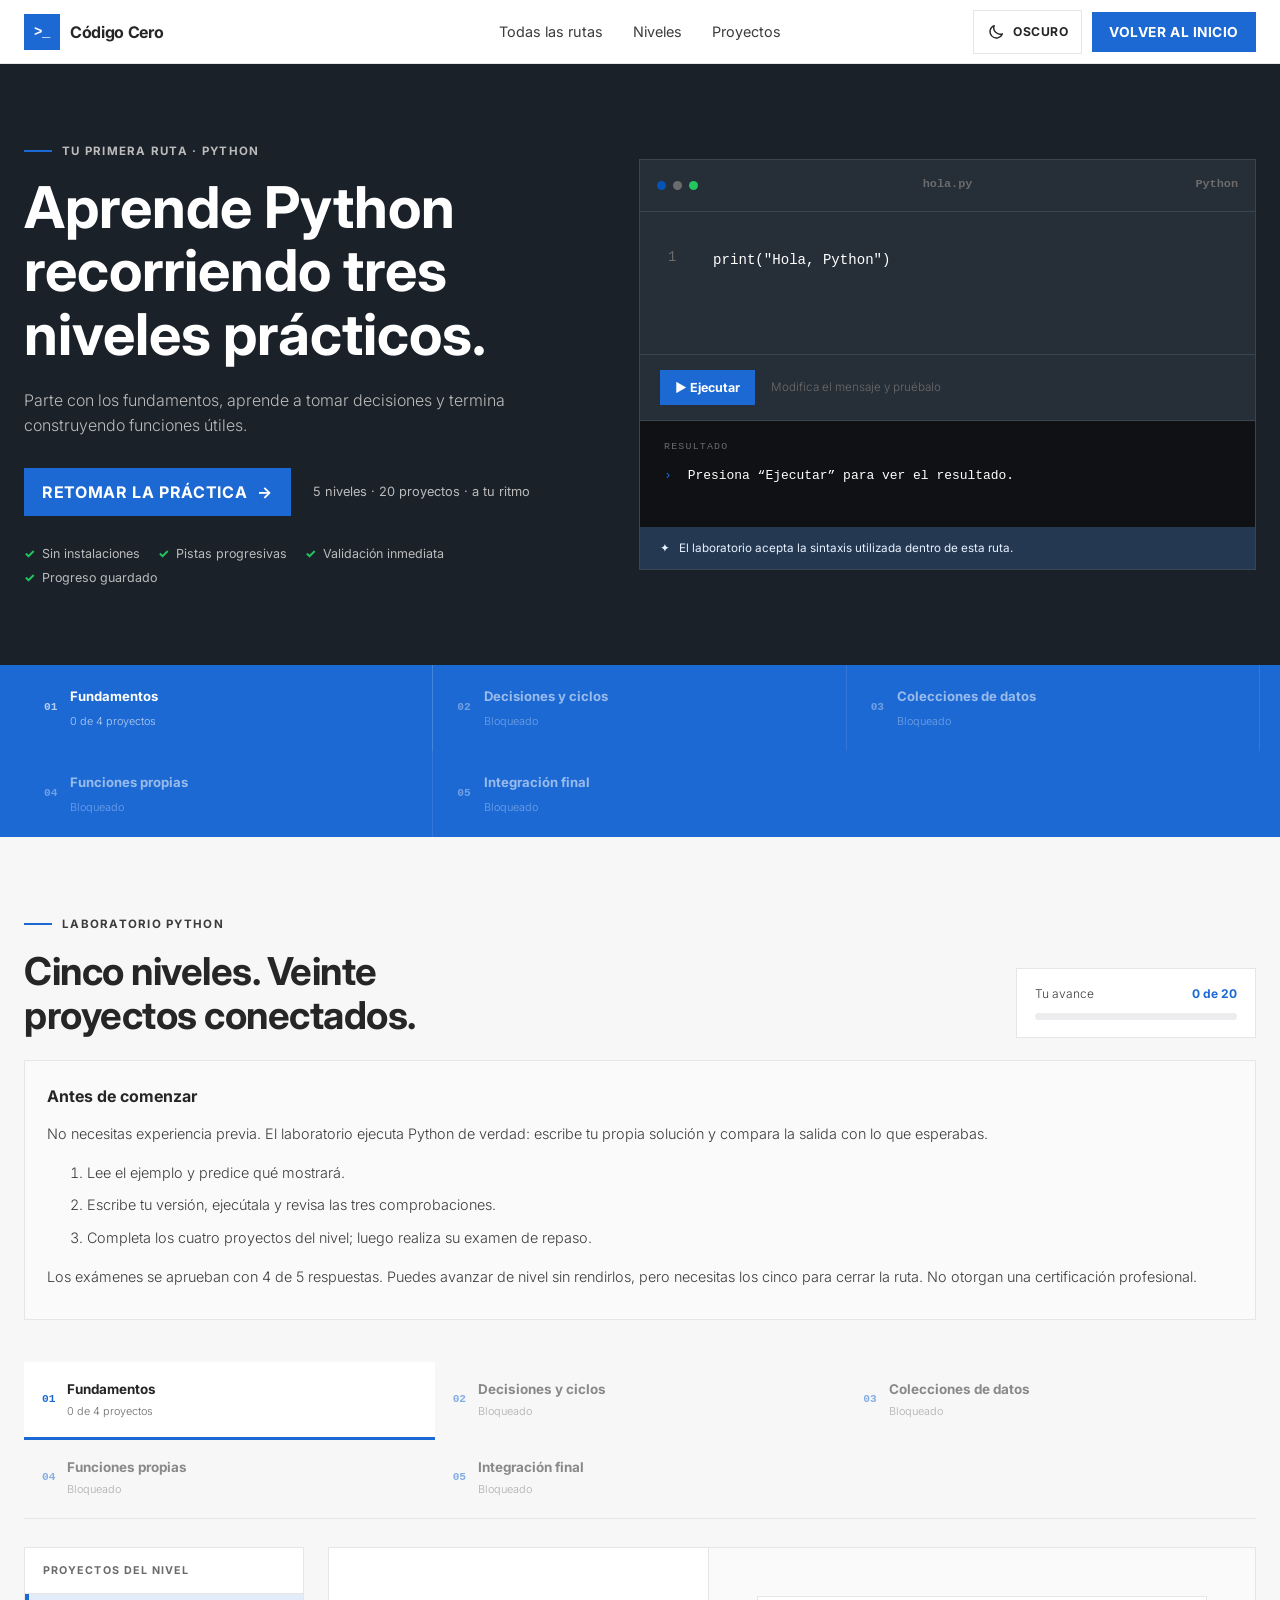
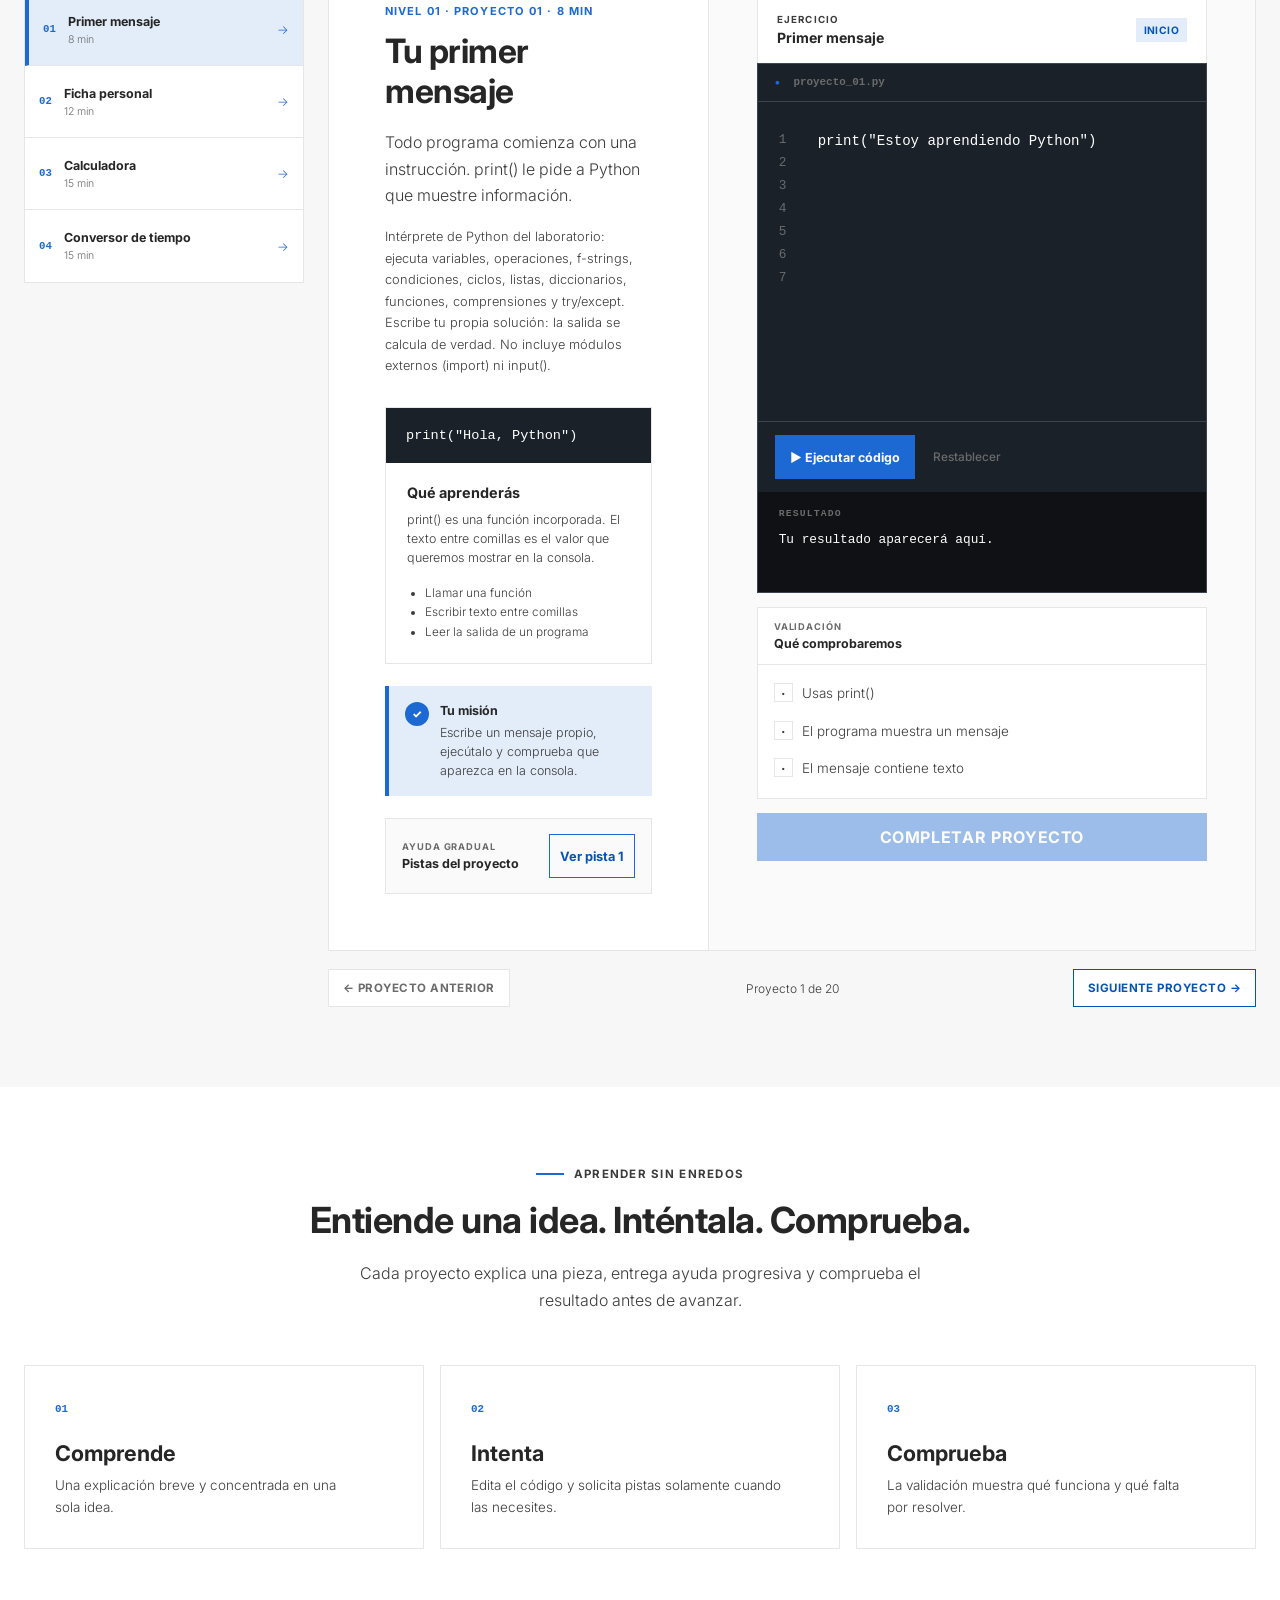
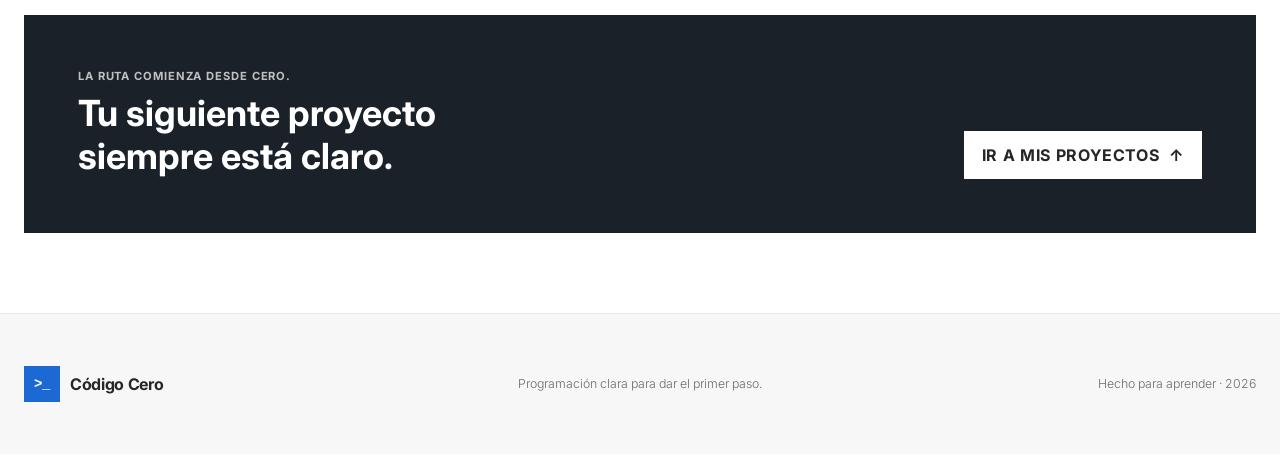
<file: python.html>
<!doctype html>
<html lang="es-CL" class="is-maintenance">
<head>
  <meta charset="utf-8">
  <meta name="viewport" content="width=device-width, initial-scale=1">
  <meta name="description" content="Aprende Python paso a paso con cinco niveles, veinte proyectos, pistas y validaciones que se ejecutan en el navegador.">
  <meta name="theme-color" content="#1c69d4">
  <meta property="og:type" content="website">
  <meta property="og:locale" content="es_CL">
  <meta property="og:url" content="https://www.intenta.cl/python.html">
  <meta property="og:title" content="Ruta Python — Código Cero">
  <meta property="og:description" content="Cinco niveles y veinte proyectos para aprender Python desde cero.">
  <meta property="og:image" content="https://www.intenta.cl/og.png?v=20260902-bmw">
  <meta property="og:image:alt" content="Código Cero — Aprende programación creando.">
  <meta property="og:image:width" content="1731">
  <meta property="og:image:height" content="909">
  <meta name="twitter:card" content="summary_large_image">
  <meta name="twitter:title" content="Ruta Python — Código Cero">
  <meta name="twitter:description" content="Cinco niveles y veinte proyectos para aprender Python desde cero.">
  <meta name="twitter:image" content="https://www.intenta.cl/og.png?v=20260902-bmw">
  <meta name="twitter:image:alt" content="Código Cero — Aprende programación creando.">
  <title>Ruta Python — Código Cero</title>
  <script>
    (() => {
      const publicHosts = ["intenta.cl", "www.intenta.cl"];
      const showMaintenance = publicHosts.includes(window.location.hostname)
        || new URLSearchParams(window.location.search).has("maintenance");

      if (showMaintenance) {
        document.documentElement.classList.add("is-maintenance");
        document.title = "Código Cero — Estamos preparando algo nuevo";
        const robots = document.createElement("meta");
        robots.name = "robots";
        robots.content = "noindex, nofollow";
        document.head.append(robots);
      } else {
        document.documentElement.classList.remove("is-maintenance");
      }

      const preferred = window.matchMedia("(prefers-color-scheme: dark)").matches ? "dark" : "light";
      try {
        const saved = localStorage.getItem("codigo-cero.theme");
        document.documentElement.dataset.theme = saved === "dark" || saved === "light" ? saved : preferred;
      } catch {
        document.documentElement.dataset.theme = preferred;
      }
    })();
  </script>
  <script src="review-preview.js?v=20260903-review1"></script>
  <link rel="preconnect" href="https://fonts.googleapis.com">
  <link rel="preconnect" href="https://fonts.gstatic.com" crossorigin>
  <link href="https://fonts.googleapis.com/css2?family=Inter:wght@300;400;700&display=swap" rel="stylesheet">
  <link rel="icon" href="favicon.svg?v=20260902-bmw1" type="image/svg+xml">
  <link rel="stylesheet" href="styles.css?v=20260902-checkpoints2">
  <link rel="stylesheet" href="learning-review.css?v=20260903-review1">
</head>
<body class="course-page">
  <section class="maintenance-screen" aria-labelledby="maintenance-title">
    <div class="maintenance-shell">
      <div class="maintenance-brand"><span aria-hidden="true">&gt;_</span> Código Cero</div>
      <p class="maintenance-kicker">Actualización en curso</p>
      <h1 id="maintenance-title">Estamos preparando la siguiente etapa.</h1>
      <p>La ruta de Python está creciendo con más niveles, nuevos proyectos y mejores explicaciones.</p>
      <div class="maintenance-progress" aria-hidden="true"><span></span></div>
      <small>Volvemos pronto.</small>
    </div>
  </section>

  <a class="skip-link" href="#contenido">Saltar al contenido</a>

  <header class="site-header">
    <a class="brand" href="index.html" aria-label="Código Cero, volver a la portada">
      <span class="brand-mark" aria-hidden="true">&gt;_</span>
      <span>Código Cero</span>
    </a>
    <nav aria-label="Navegación principal">
      <a href="index.html#rutas">Todas las rutas</a>
      <a href="#niveles">Niveles</a>
      <a href="#proyectos">Proyectos</a>
    </nav>
    <div class="header-actions">
      <button class="theme-toggle" id="theme-toggle" type="button" aria-pressed="false" aria-label="Activar modo oscuro">
        <svg class="theme-icon theme-icon-moon" aria-hidden="true" viewBox="0 0 24 24"><path d="M20.5 14.4A8.5 8.5 0 0 1 9.6 3.5a8.5 8.5 0 1 0 10.9 10.9Z"/></svg>
        <svg class="theme-icon theme-icon-sun" aria-hidden="true" viewBox="0 0 24 24"><circle cx="12" cy="12" r="4"/><path d="M12 2v2M12 20v2M4.93 4.93l1.42 1.42M17.66 17.66l1.41 1.41M2 12h2M20 12h2M4.93 19.07l1.42-1.41M17.66 6.34l1.41-1.41"/></svg>
        <span id="theme-toggle-label">Oscuro</span>
      </button>
      <a class="header-cta" href="index.html#rutas">Volver al inicio</a>
    </div>
  </header>

  <main id="contenido">
    <section class="python-hero" id="inicio" aria-labelledby="python-title">
      <div class="hero-copy">
        <p class="eyebrow"><span></span> Tu primera ruta · Python</p>
        <h1 id="python-title">Aprende Python recorriendo tres niveles prácticos.</h1>
        <p class="hero-lead">Parte con los fundamentos, aprende a tomar decisiones y termina construyendo funciones útiles.</p>
        <div class="hero-actions">
          <a class="button button-primary" href="#proyectos">Retomar la práctica <span aria-hidden="true">→</span></a>
          <span class="route-duration">5 niveles · 20 proyectos · a tu ritmo</span>
        </div>
        <ul class="hero-notes" aria-label="Características de la ruta">
          <li>Sin instalaciones</li>
          <li>Pistas progresivas</li>
          <li>Validación inmediata</li>
          <li>Progreso guardado</li>
        </ul>
      </div>

      <div class="code-demo" aria-label="Ejemplo interactivo de Python">
        <div class="window-bar"><div class="window-dots" aria-hidden="true"><i></i><i></i><i></i></div><span>hola.py</span><span class="language">Python</span></div>
        <div class="editor-wrap"><span class="line-number" aria-hidden="true">1</span><textarea id="hero-code" rows="2" spellcheck="false" aria-label="Código Python de ejemplo">print("Hola, Python")</textarea></div>
        <div class="demo-controls"><button class="run-button" id="hero-run" type="button"><span aria-hidden="true">▶</span> Ejecutar</button><span>Modifica el mensaje y pruébalo</span></div>
        <div class="console" aria-live="polite"><div class="console-label">RESULTADO</div><div id="hero-output"><span aria-hidden="true">›</span> Presiona “Ejecutar” para ver el resultado.</div></div>
        <div class="demo-tip"><span aria-hidden="true">✦</span> El laboratorio acepta la sintaxis utilizada dentro de esta ruta.</div>
      </div>
    </section>

    <section class="route-strip" id="niveles" aria-label="Niveles de la ruta Python">
      <button type="button" data-level-target="1"><strong>01</strong><span>Fundamentos</span><small>4 proyectos</small></button>
      <button type="button" data-level-target="2"><strong>02</strong><span>Decisiones y ciclos</span><small>4 proyectos</small></button>
      <button type="button" data-level-target="3"><strong>03</strong><span>Colecciones de datos</span><small>4 proyectos</small></button>
      <button type="button" data-level-target="4"><strong>04</strong><span>Funciones propias</span><small>4 proyectos</small></button>
      <button type="button" data-level-target="5"><strong>05</strong><span>Integración final</span><small>4 proyectos</small></button>
    </section>

    <section class="projects-section" id="proyectos" aria-labelledby="projects-title">
      <div class="projects-heading">
        <div><p class="eyebrow"><span></span> Laboratorio Python</p><h2 id="projects-title">Cinco niveles. Veinte proyectos conectados.</h2></div>
        <div class="route-progress" aria-label="Progreso de la ruta"><div><span>Tu avance</span><strong id="route-progress-text">0 de 20</strong></div><div class="progress-track" aria-hidden="true"><span id="route-progress-fill"></span></div></div>
      </div>

      <aside class="lesson-primer"><h3>Antes de comenzar</h3><p>No necesitas experiencia previa. El laboratorio ejecuta Python de verdad: escribe tu propia solución y compara la salida con lo que esperabas.</p><ol><li>Lee el ejemplo y predice qué mostrará.</li><li>Escribe tu versión, ejecútala y revisa las tres comprobaciones.</li><li>Completa los cuatro proyectos del nivel; luego realiza su examen de repaso.</li></ol><p>Los exámenes se aprueban con 4 de 5 respuestas. Puedes avanzar de nivel sin rendirlos, pero necesitas los cinco para cerrar la ruta. No otorgan una certificación profesional.</p></aside>
      <div class="level-tabs" id="level-tabs" role="tablist" aria-label="Niveles de Python"></div>

      <div class="curriculum-layout">
        <aside class="project-index" aria-label="Proyectos del nivel activo">
          <p>Proyectos del nivel</p>
          <div id="project-list"></div>
        </aside>

        <div class="course-workspace">
          <article class="project-shell" id="course-project" role="tabpanel" aria-labelledby="level-tab-1 course-project-title">
            <div class="project-panel">
              <div class="project-lesson">
                <p class="project-kicker" id="course-project-kicker"></p>
                <h3 id="course-project-title"></h3>
                <p id="course-project-summary"></p><p class="learning-save-note" id="python-lab-scope"></p>
                <div class="concept-card lesson-explanation">
                  <code id="course-project-example"></code>
                  <div><h4>Qué aprenderás</h4><p id="course-project-explanation"></p><ul id="course-project-concepts"></ul></div>
                </div>
                <div class="project-goal"><span aria-hidden="true">✓</span><p><strong>Tu misión</strong><span id="course-project-goal"></span></p></div>
                <div class="hint-box">
                  <div><div><span>AYUDA GRADUAL</span><strong>Pistas del proyecto</strong></div><button type="button" id="show-hint">Ver pista 1</button></div>
                  <ol id="project-hints" aria-live="polite"></ol>
                </div>
              </div>

              <div class="project-lab">
                <div class="lab-heading"><div><span>EJERCICIO</span><strong id="course-lab-title"></strong></div><span class="difficulty" id="course-project-difficulty"></span></div>
                <div class="lab-editor">
                  <div class="lab-file"><span aria-hidden="true">●</span> <span id="course-project-file"></span></div>
                  <label class="sr-only" for="course-project-code">Código del proyecto</label>
                  <div class="code-input with-lines"><span id="course-code-lines" aria-hidden="true"></span><textarea id="course-project-code" rows="11" spellcheck="false"></textarea></div>
                  <div class="lab-actions"><button class="run-button" id="run-course-project" type="button"><span aria-hidden="true">▶</span> Ejecutar código</button><button class="reset-button" id="reset-course-project" type="button">Restablecer</button></div>
                  <div class="lab-console" aria-live="polite"><span>RESULTADO</span><div id="course-project-output">Tu resultado aparecerá aquí.</div></div>
                </div>
                <div class="validation-panel" aria-live="polite"><div><span>VALIDACIÓN</span><strong>Qué comprobaremos</strong></div><ul id="project-validations"></ul></div>
                <div class="lab-success" id="course-project-success" hidden><span aria-hidden="true">✓</span><div><strong>¡Proyecto validado!</strong><p id="course-project-success-copy"></p></div></div>
                <button class="button complete-project" id="complete-course-project" type="button" disabled>Completar proyecto</button>
              </div>
            </div>
          </article>

          <div class="project-navigation">
            <button type="button" class="nav-project-button" id="course-previous" disabled><span aria-hidden="true">←</span> Proyecto anterior</button>
            <p id="course-project-position">Proyecto 1 de 20</p>
            <button type="button" class="nav-project-button" id="course-next">Siguiente proyecto <span aria-hidden="true">→</span></button>
          </div>

          <section class="checkpoint-panel" id="level-checkpoint" hidden aria-labelledby="checkpoint-title">
            <div class="checkpoint-copy">
              <p class="eyebrow"><span></span> <span id="checkpoint-kicker">Punto de control</span></p>
              <h3 id="checkpoint-title"></h3>
              <p id="checkpoint-copy"></p>
            </div>
            <div class="checkpoint-actions">
              <button class="button button-primary" id="checkpoint-exam" type="button">Rendir el mini examen</button>
              <button class="button button-light" id="checkpoint-next" type="button" hidden>Continuar</button>
            </div>
          </section>

          <section class="exam-panel" id="level-exam" hidden aria-labelledby="exam-title">
            <div class="exam-head">
              <div>
                <p class="eyebrow"><span></span> <span id="exam-kicker">Mini examen</span></p>
                <h3 id="exam-title" tabindex="-1"></h3>
                <p id="exam-intro"></p>
              </div>
              <button class="exam-ghost" id="exam-close" type="button">Cerrar</button>
            </div>
            <ol class="exam-questions" id="exam-questions"></ol>
            <div class="exam-actions">
              <button class="button button-primary" id="exam-submit" type="button">Revisar respuestas</button>
              <button class="exam-ghost" id="exam-retry" type="button" hidden>Intentar de nuevo</button>
              <p class="exam-result" id="exam-result" aria-live="polite" tabindex="-1"></p>
            </div>
          </section>
          <div class="python-finish" id="course-finish" hidden>
            <span aria-hidden="true">✓</span>
            <div><p>Ruta Python completada</p><h3>Construiste veinte programas y aprobaste los cinco puntos de control.</h3><small>Ya tienes una base sólida para continuar con proyectos más grandes.</small></div>
          </div>
        </div>
      </div>
    </section>

    <section class="method-section" id="metodo" aria-labelledby="method-title">
      <div class="section-heading centered-heading">
        <p class="eyebrow"><span></span> Aprender sin enredos</p>
        <h2 id="method-title">Entiende una idea. Inténtala. Comprueba.</h2>
        <p>Cada proyecto explica una pieza, entrega ayuda progresiva y comprueba el resultado antes de avanzar.</p>
      </div>
      <div class="method-grid">
        <article><span>01</span><h3>Comprende</h3><p>Una explicación breve y concentrada en una sola idea.</p></article>
        <article><span>02</span><h3>Intenta</h3><p>Edita el código y solicita pistas solamente cuando las necesites.</p></article>
        <article><span>03</span><h3>Comprueba</h3><p>La validación muestra qué funciona y qué falta por resolver.</p></article>
      </div>
      <div class="final-cta"><div><p>La ruta comienza desde cero.</p><h2>Tu siguiente proyecto siempre está claro.</h2></div><a class="button button-light" href="#proyectos">Ir a mis proyectos <span aria-hidden="true">↑</span></a></div>
    </section>
  </main>

  <footer>
    <div class="footer-inner">
      <a class="brand footer-brand" href="index.html"><span class="brand-mark" aria-hidden="true">&gt;_</span><span>Código Cero</span></a>
      <p>Programación clara para dar el primer paso.</p>
      <p class="footer-meta">Hecho para aprender · <span data-current-year></span></p>
    </div>
  </footer>

  <script src="learning-state.js?v=20260904-rutas"></script>
  <script src="site.js?v=20260903-review1"></script>
  <script src="python-runtime.js?v=20260903-python20"></script>
  <script src="python.js?v=20260903-python20"></script>
</body>
</html>
</file>
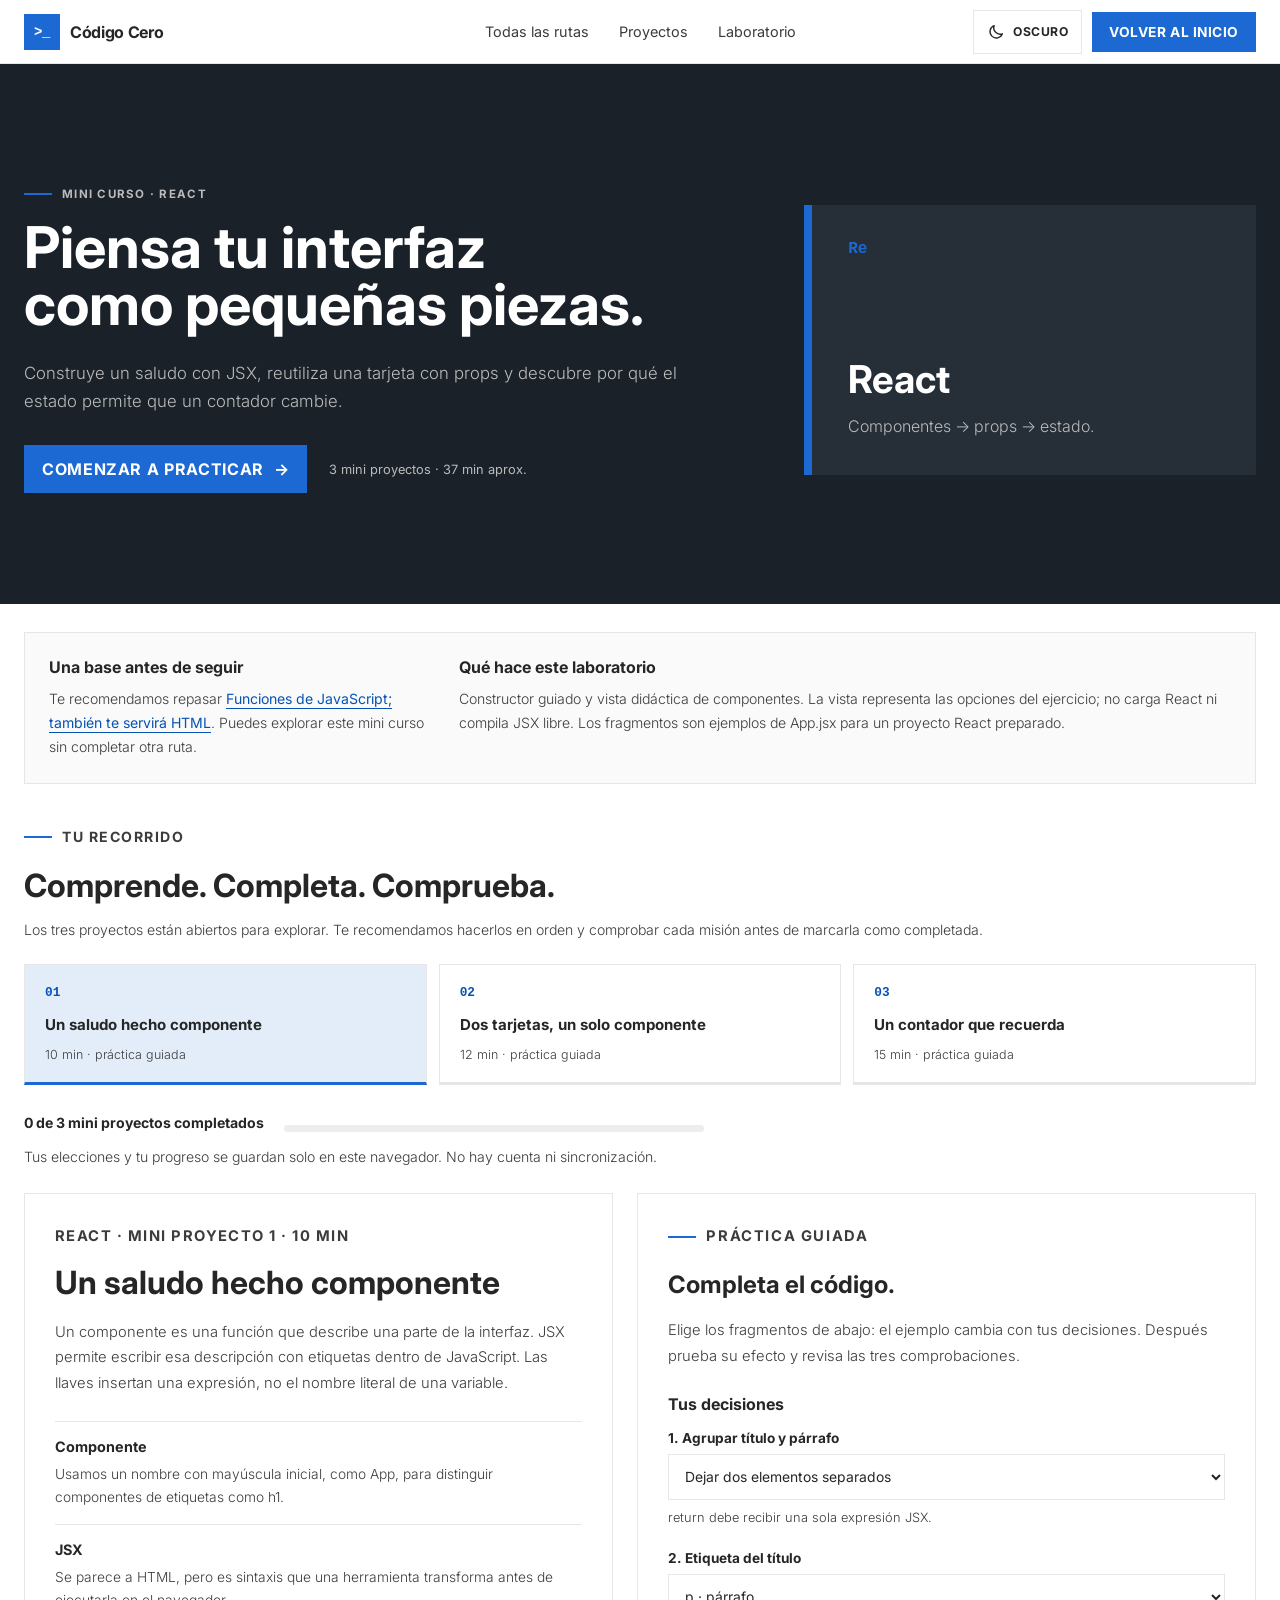
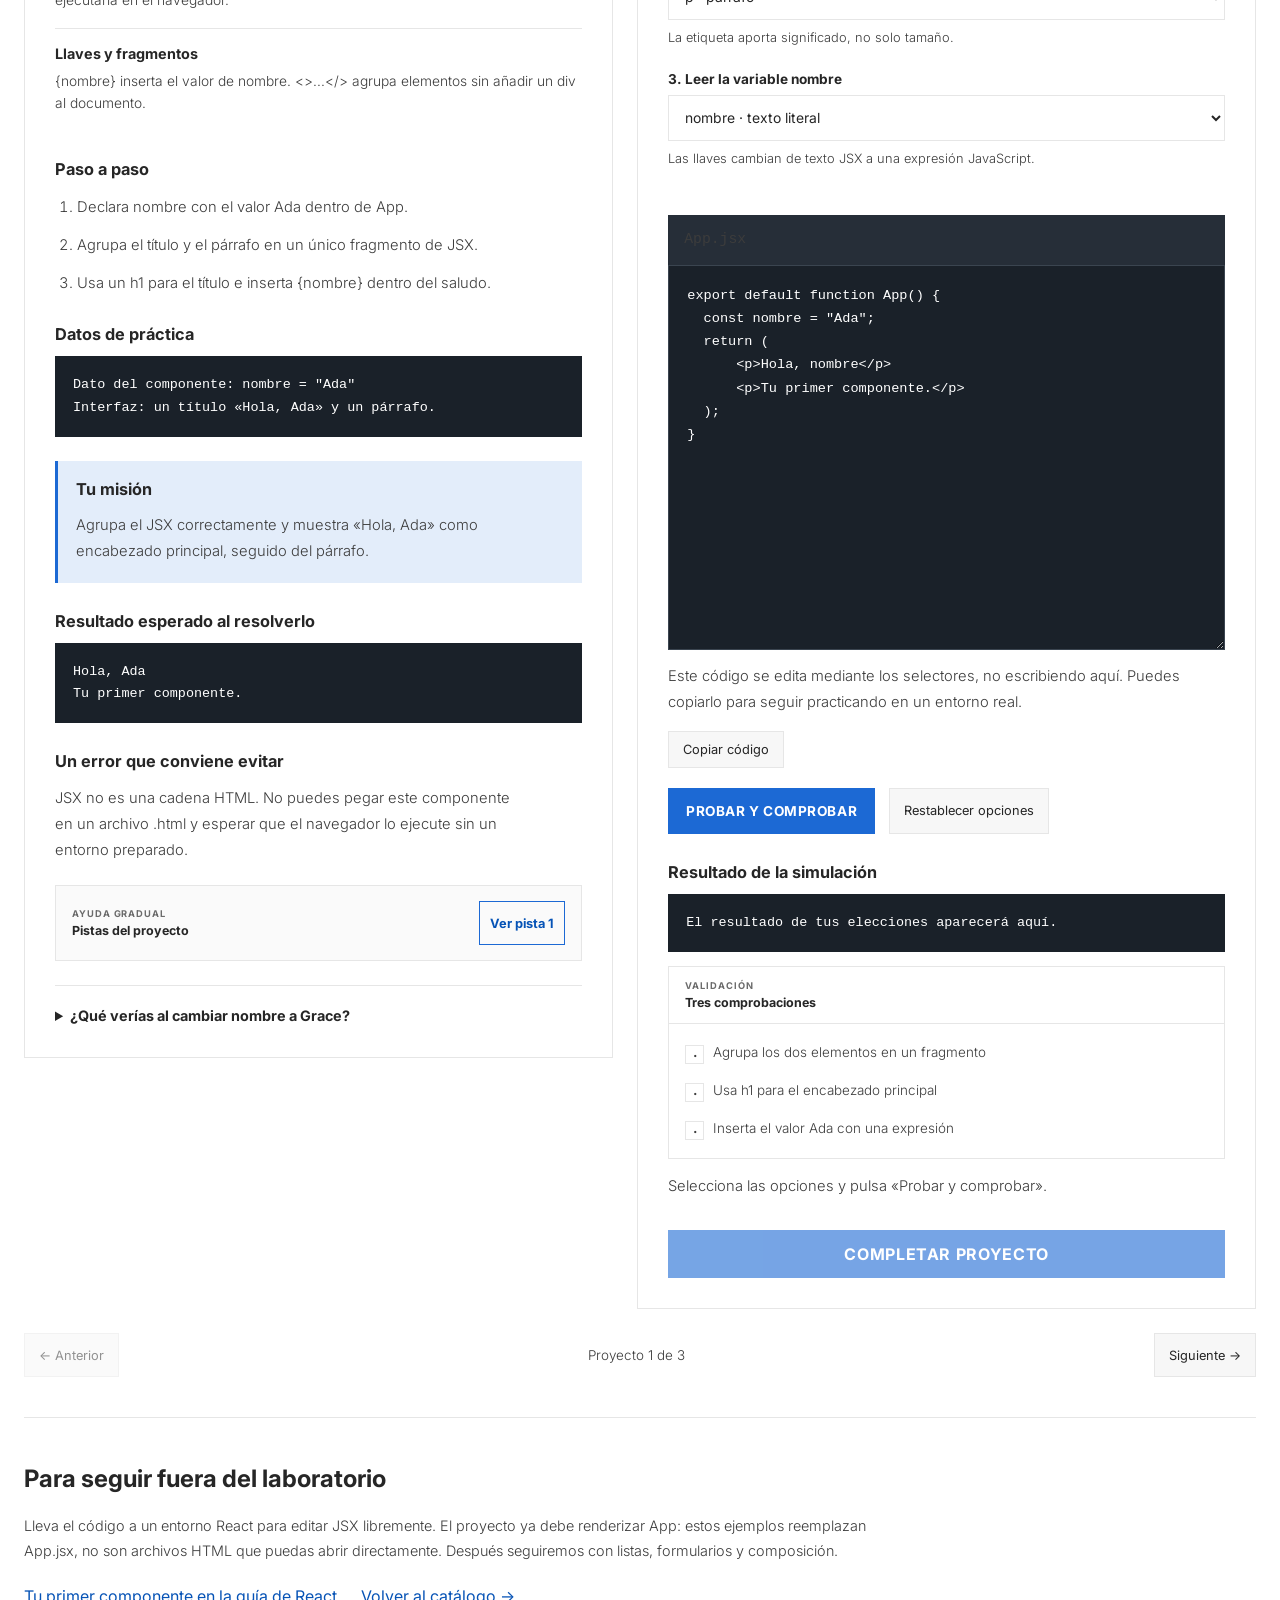
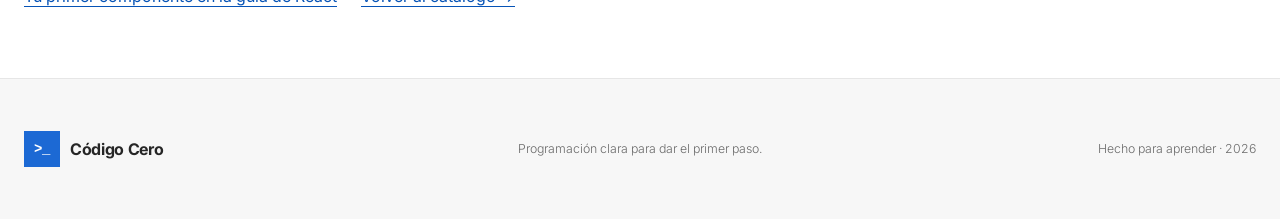
<file: react.html>
<!doctype html>
<html lang="es-CL" class="is-maintenance">
<head>
  <meta charset="utf-8">
  <meta name="viewport" content="width=device-width, initial-scale=1">
  <meta name="description" content="Mini curso de React: tres proyectos guiados, explicaciones, pistas y progreso local.">
  <meta name="theme-color" content="#1c69d4">
  <title>Mini curso React — Código Cero</title>
  <script>
    (() => {
      const publicHosts = ["intenta.cl", "www.intenta.cl"];
      const showMaintenance = publicHosts.includes(window.location.hostname) || new URLSearchParams(window.location.search).has("maintenance");
      if (showMaintenance) {
        document.documentElement.classList.add("is-maintenance");
        document.title = "Código Cero — Estamos preparando algo nuevo";
        const robots = document.createElement("meta"); robots.name = "robots"; robots.content = "noindex, nofollow"; document.head.append(robots);
      } else {
        document.documentElement.classList.remove("is-maintenance");
      }
      const preferred = window.matchMedia("(prefers-color-scheme: dark)").matches ? "dark" : "light";
      try { const saved = localStorage.getItem("codigo-cero.theme"); document.documentElement.dataset.theme = saved === "dark" || saved === "light" ? saved : preferred; }
      catch { document.documentElement.dataset.theme = preferred; }
    })();
  </script>
  <script src="review-preview.js?v=20260903-review1"></script>
  <link rel="preconnect" href="https://fonts.googleapis.com">
  <link rel="preconnect" href="https://fonts.gstatic.com" crossorigin>
  <link href="https://fonts.googleapis.com/css2?family=Inter:wght@300;400;700&display=swap" rel="stylesheet">
  <link rel="icon" href="favicon.svg?v=20260902-bmw1" type="image/svg+xml">
  <link rel="stylesheet" href="styles.css?v=20260902-checkpoints2">
  <link rel="stylesheet" href="mini-course.css?v=20260902-mini1">
  <link rel="stylesheet" href="learning-review.css?v=20260903-review1">
</head>
<body class="course-page starter-page mini-page" data-mini-course="react">
  <section class="maintenance-screen" aria-labelledby="maintenance-title"><div class="maintenance-shell"><div class="maintenance-brand"><span aria-hidden="true">&gt;_</span> Código Cero</div><p class="maintenance-kicker">Actualización en curso</p><h1 id="maintenance-title">Estamos preparando la siguiente etapa.</h1><p>Nuevas rutas y ejercicios están en construcción.</p><div class="maintenance-progress" aria-hidden="true"><span></span></div><small>Volvemos pronto.</small></div></section>
  <a class="skip-link" href="#contenido">Saltar al contenido</a>
  <header class="site-header">
    <a class="brand" href="index.html" aria-label="Código Cero, volver a la portada"><span class="brand-mark" aria-hidden="true">&gt;_</span><span>Código Cero</span></a>
    <nav aria-label="Navegación principal"><a href="index.html#rutas">Todas las rutas</a><a href="#modulos">Proyectos</a><a href="#laboratorio">Laboratorio</a></nav>
    <div class="header-actions"><button class="theme-toggle" id="theme-toggle" type="button" aria-pressed="false" aria-label="Activar modo oscuro"><svg class="theme-icon theme-icon-moon" aria-hidden="true" viewBox="0 0 24 24"><path d="M20.5 14.4A8.5 8.5 0 0 1 9.6 3.5a8.5 8.5 0 1 0 10.9 10.9Z"/></svg><svg class="theme-icon theme-icon-sun" aria-hidden="true" viewBox="0 0 24 24"><circle cx="12" cy="12" r="4"/><path d="M12 2v2M12 20v2M4.93 4.93l1.42 1.42M17.66 17.66l1.41 1.41M2 12h2M20 12h2M4.93 19.07l1.42-1.41M17.66 6.34l1.41-1.41"/></svg><span id="theme-toggle-label">Oscuro</span></button><a class="header-cta" href="index.html#rutas">Volver al inicio</a></div>
  </header>
  <main id="contenido">
    <section class="starter-hero" aria-labelledby="course-title">
      <div><p class="eyebrow"><span aria-hidden="true"></span> Mini curso · React</p><h1 id="course-title">Piensa tu interfaz como pequeñas piezas.</h1><p>Construye un saludo con JSX, reutiliza una tarjeta con props y descubre por qué el estado permite que un contador cambie.</p><div class="hero-actions"><a class="button button-primary" href="#laboratorio">Comenzar a practicar <span aria-hidden="true">→</span></a><span class="route-duration">3 mini proyectos · 37 min aprox.</span></div></div>
      <div class="starter-summary"><span aria-hidden="true">Re</span><strong>React</strong><p>Componentes → props → estado.</p></div>
    </section>
    <div class="mini-shell">
      <aside class="mini-context" aria-label="Antes de comenzar">
        <div><h2>Una base antes de seguir</h2><p>Te recomendamos repasar <a id="mini-prerequisite" href="javascript.html">JavaScript</a>. Puedes explorar este mini curso sin completar otra ruta.</p></div>
        <div><h2>Qué hace este laboratorio</h2><p id="mini-scope">Práctica guiada: selecciona fragmentos para construir el código y comparar su efecto. No es un editor de código libre ni un entorno completo de React.</p></div>
      </aside>
      <p id="mini-loading-note" class="mini-status">Si el laboratorio no aparece, recarga la página y comprueba que JavaScript esté habilitado.</p>
      <noscript><p>Los ejercicios interactivos necesitan JavaScript. Puedes seguir aprendiendo en las rutas enlazadas o volver al catálogo.</p></noscript>
      <div id="mini-practice" hidden>
        <section class="mini-route" id="modulos" aria-labelledby="modules-title">
          <p class="eyebrow"><span aria-hidden="true"></span> Tu recorrido</p>
          <h2 id="modules-title">Comprende. Completa. Comprueba.</h2>
          <p>Los tres proyectos están abiertos para explorar. Te recomendamos hacerlos en orden y comprobar cada misión antes de marcarla como completada.</p>
          <div class="mini-modules" id="mini-modules" role="group" aria-label="Elegir un mini proyecto"></div>
          <div class="mini-progress"><strong id="mini-progress">0 de 3 mini proyectos completados</strong><div class="progress-track" id="mini-progressbar" role="progressbar" aria-label="Proyectos completados" aria-valuemin="0" aria-valuemax="3" aria-valuenow="0"><span id="mini-progress-fill"></span></div></div>
          <p class="mini-storage" id="mini-storage"></p>
        </section>
        <section id="laboratorio" aria-labelledby="mini-title">
          <div class="mini-workspace" id="mini-workspace">
            <article class="mini-lesson">
              <p class="project-kicker" id="mini-kicker"></p>
              <h2 id="mini-title" tabindex="-1"></h2>
              <p id="mini-intro"></p>
              <dl class="mini-concepts" id="mini-concepts"></dl>
              <h3>Paso a paso</h3><ol id="mini-steps"></ol>
              <h3>Datos de práctica</h3><pre class="mini-code-block" id="mini-fixture"></pre>
              <div class="mini-goal"><h3>Tu misión</h3><p id="mini-goal"></p></div>
              <h3>Resultado esperado al resolverlo</h3><pre class="mini-code-block" id="mini-expected"></pre>
              <h3>Un error que conviene evitar</h3><p id="mini-mistake"></p>
              <div class="hint-box"><div><div><span>AYUDA GRADUAL</span><strong>Pistas del proyecto</strong></div><button type="button" id="mini-hint">Ver pista 1</button></div><ol id="mini-hints" aria-live="polite"></ol></div>
              <details class="mini-reflection" id="mini-reflection"><summary id="mini-question"></summary><p id="mini-answer"></p></details>
            </article>
            <section class="mini-builder" aria-labelledby="builder-title">
              <p class="eyebrow"><span aria-hidden="true"></span> Práctica guiada</p>
              <h2 id="builder-title">Completa el código.</h2>
              <p>Elige los fragmentos de abajo: el ejemplo cambia con tus decisiones. Después prueba su efecto y revisa las tres comprobaciones.</p>
              <fieldset class="mini-fields"><legend>Tus decisiones</legend><div id="mini-fields"></div></fieldset>
              <p class="mini-file" id="mini-file"></p>
              <label class="sr-only" for="mini-code">Código construido con tus opciones, solo lectura</label>
              <textarea class="mini-code" id="mini-code" rows="15" readonly spellcheck="false" wrap="off" aria-describedby="mini-code-note"></textarea>
              <p class="mini-status" id="mini-code-note">Este código se edita mediante los selectores, no escribiendo aquí. Puedes copiarlo para seguir practicando en un entorno real.</p>
              <div class="mini-code-tools"><button type="button" class="mini-text-button" id="mini-copy">Copiar código</button><span class="mini-status" id="mini-copy-status" role="status"></span></div>
              <div class="mini-run-actions"><button type="button" class="button button-primary" id="mini-run">Probar y comprobar</button><button type="button" class="mini-text-button" id="mini-reset">Restablecer opciones</button></div>
              <h3>Resultado de la simulación</h3><pre class="mini-code-block" id="mini-output" aria-live="polite"></pre>
              <div class="mini-visual-panel" id="mini-visual-panel" hidden><p>Vista didáctica</p><div class="mini-visual" id="mini-visual" tabindex="0" role="region" aria-label="Vista del resultado simulado"></div></div>
              <div class="validation-panel"><div><span>VALIDACIÓN</span><strong>Tres comprobaciones</strong></div><ul id="mini-checks"></ul></div>
              <p class="mini-status" id="mini-feedback" role="status"></p>
              <button class="button complete-project" type="button" id="mini-complete" disabled>Completar proyecto</button>
            </section>
          </div>
          <div class="mini-navigation"><button class="mini-text-button" type="button" id="mini-previous" disabled>← Anterior</button><p id="mini-position">Proyecto 1 de 3</p><button class="mini-text-button" type="button" id="mini-next">Siguiente →</button></div>
        </section>
        <section class="mini-finish" id="mini-finish" hidden aria-labelledby="finish-title"><h2 id="finish-title">Tu primer paso en React, completado.</h2><p>Superaste los tres mini proyectos. Esto es una introducción: vuelve a cualquier proyecto para repasar y lleva tus ejemplos a un entorno real para seguir probando.</p><a href="index.html#rutas">Explorar otras rutas →</a></section>
        <section class="mini-next" aria-labelledby="next-title"><h2 id="next-title">Para seguir fuera del laboratorio</h2><p id="mini-continuation"></p><a id="mini-source" href="https://developer.mozilla.org/es/docs/Web/JavaScript">Documentación oficial</a><a href="index.html#rutas">Volver al catálogo →</a></section>
      </div>
    </div>
  </main>
  <footer><div class="footer-inner"><a class="brand footer-brand" href="index.html"><span class="brand-mark" aria-hidden="true">&gt;_</span><span>Código Cero</span></a><p>Programación clara para dar el primer paso.</p><p class="footer-meta">Hecho para aprender · <span data-current-year></span></p></div></footer>
  <script src="learning-state.js?v=20260904-rutas"></script>
  <script src="site.js?v=20260903-review1"></script>
  <script src="mini-courses.js?v=20260902-mini1"></script>
  <script src="react-course.js?v=20260902-mini1"></script>
  <script src="mini-course.js?v=20260903-review1"></script>
</body>
</html>
</file>
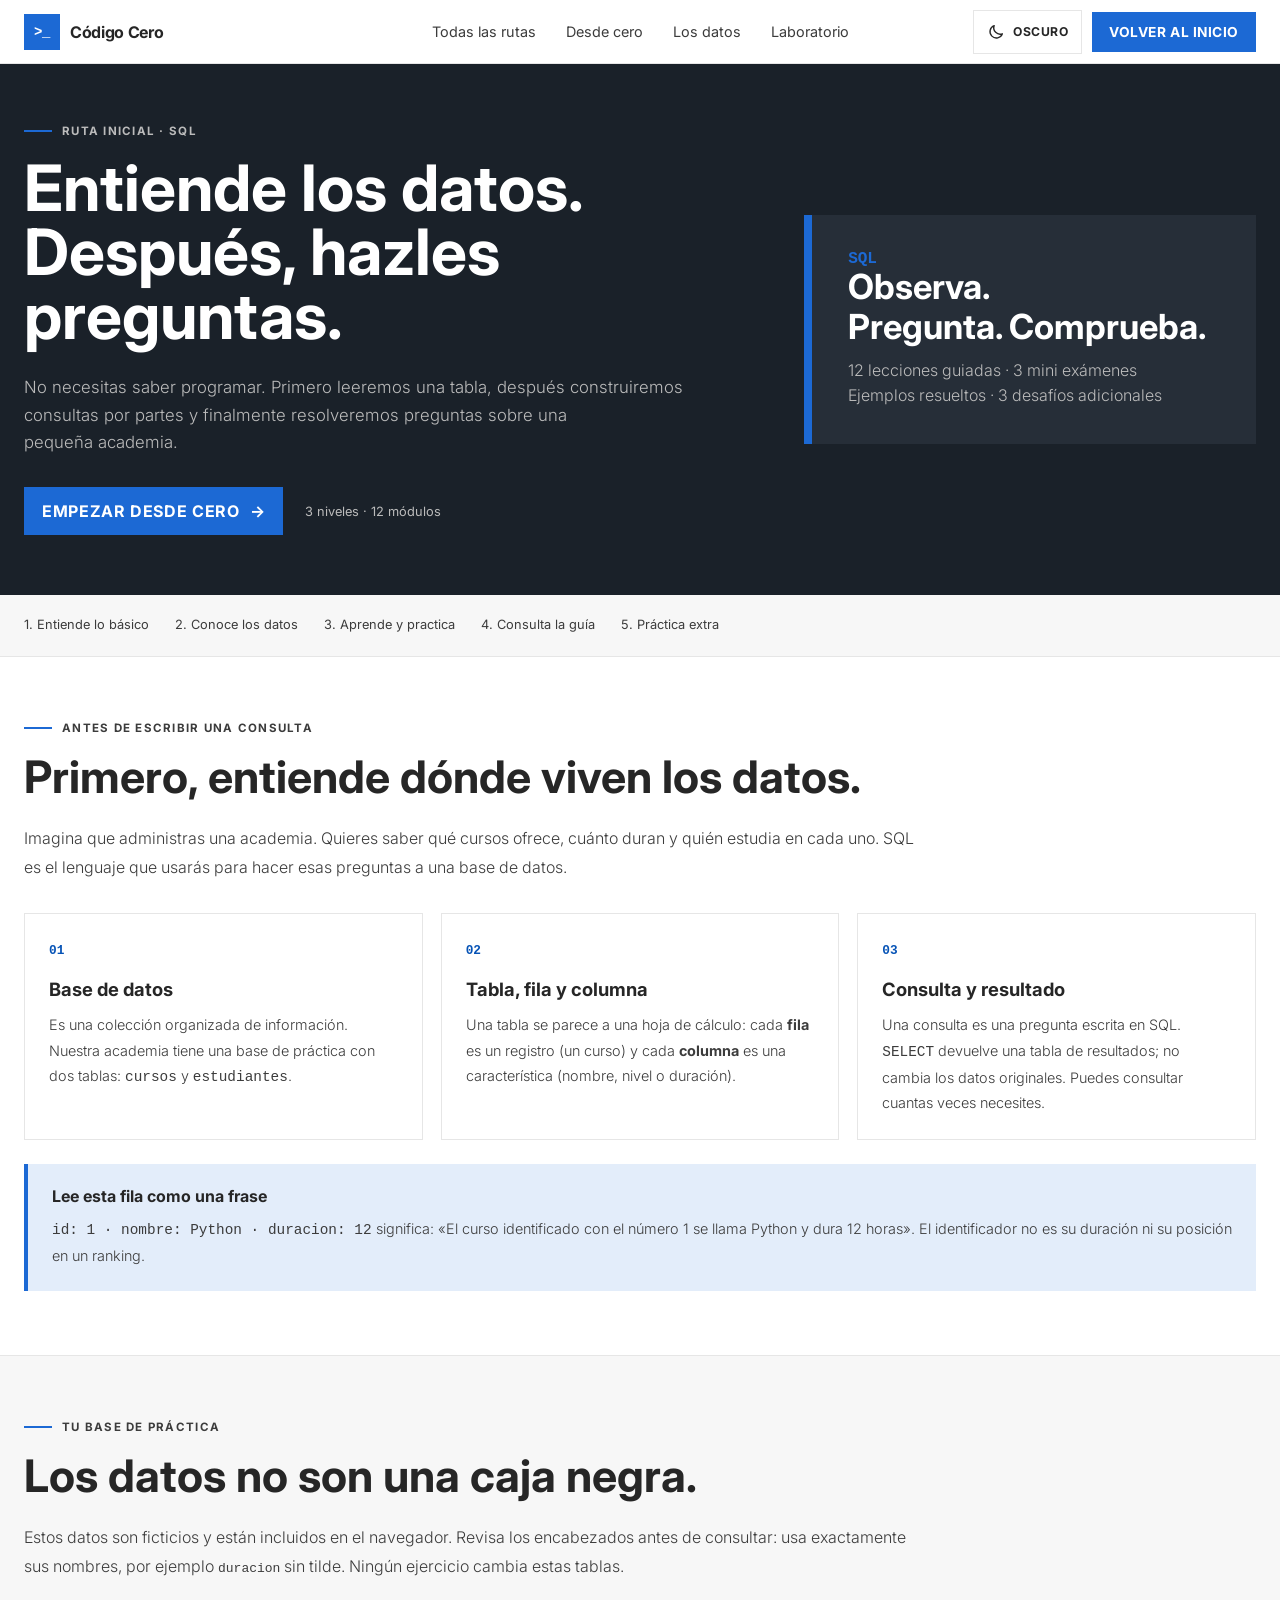
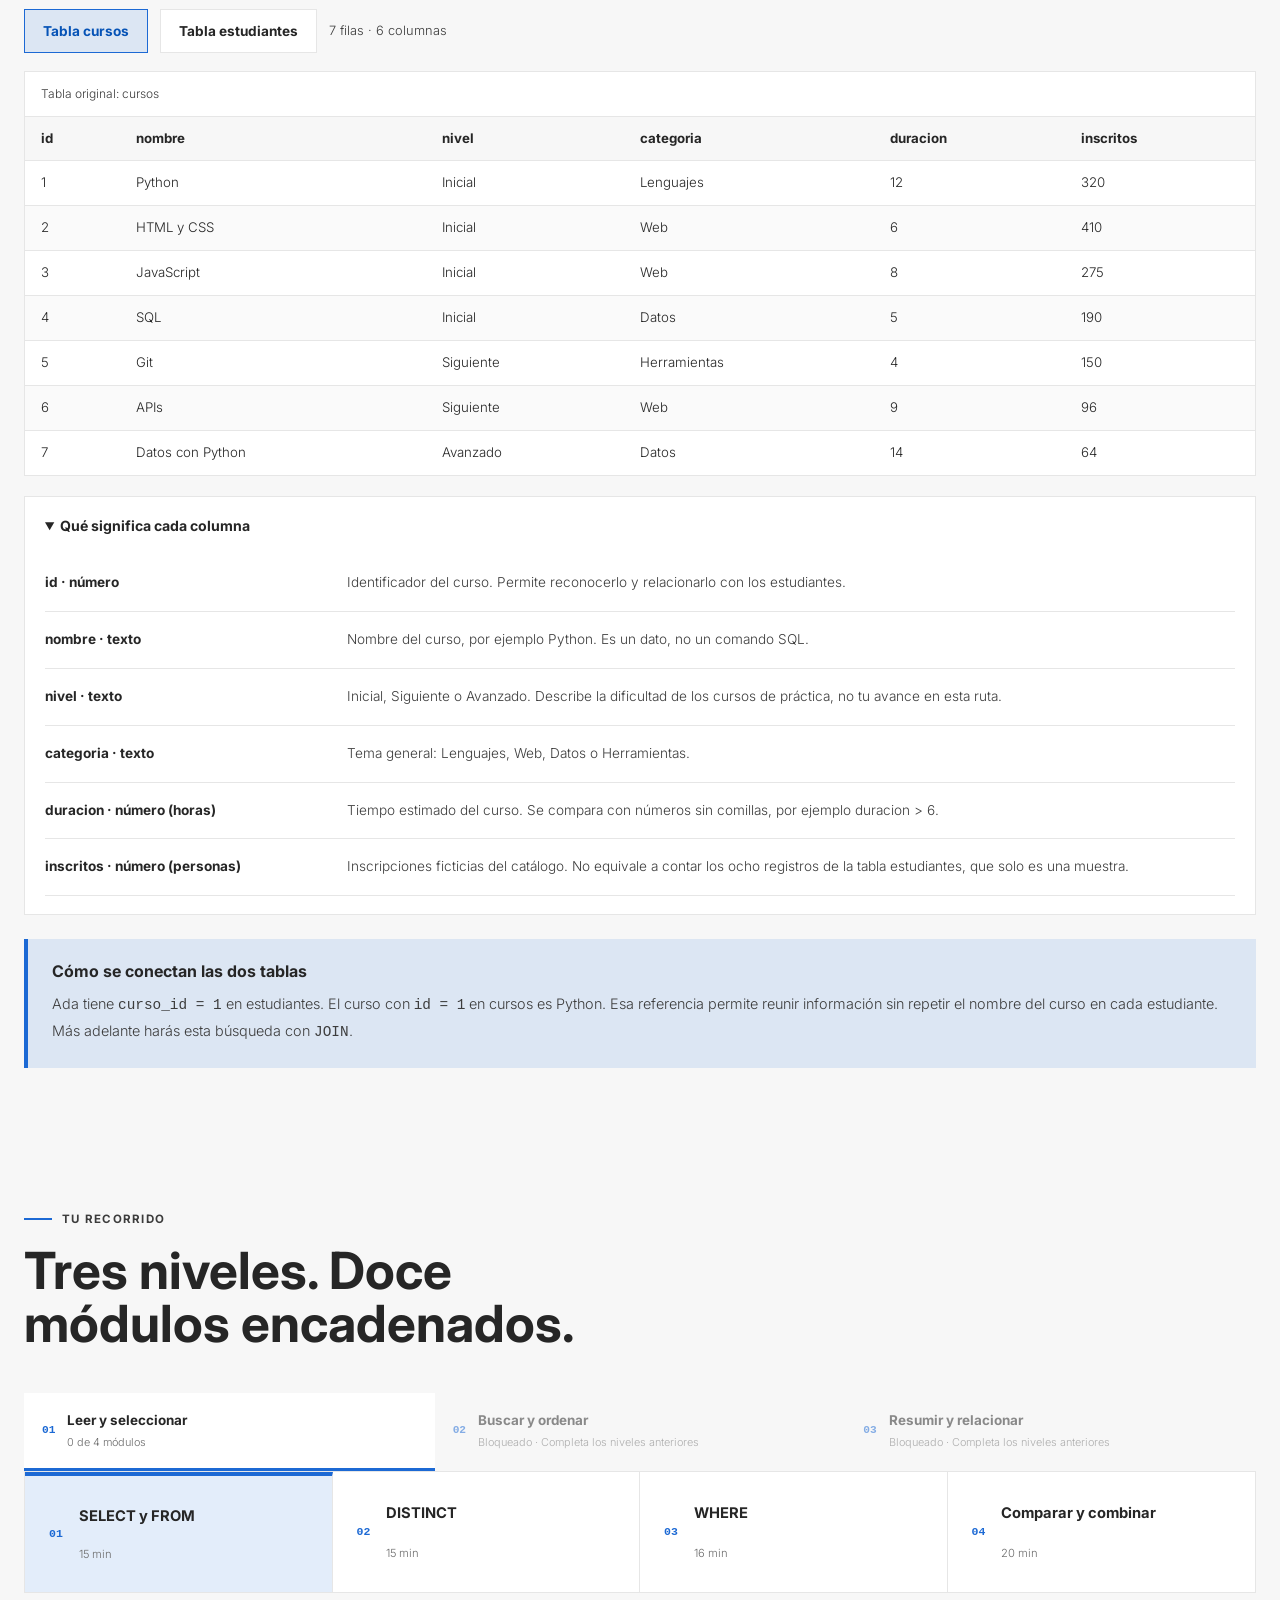
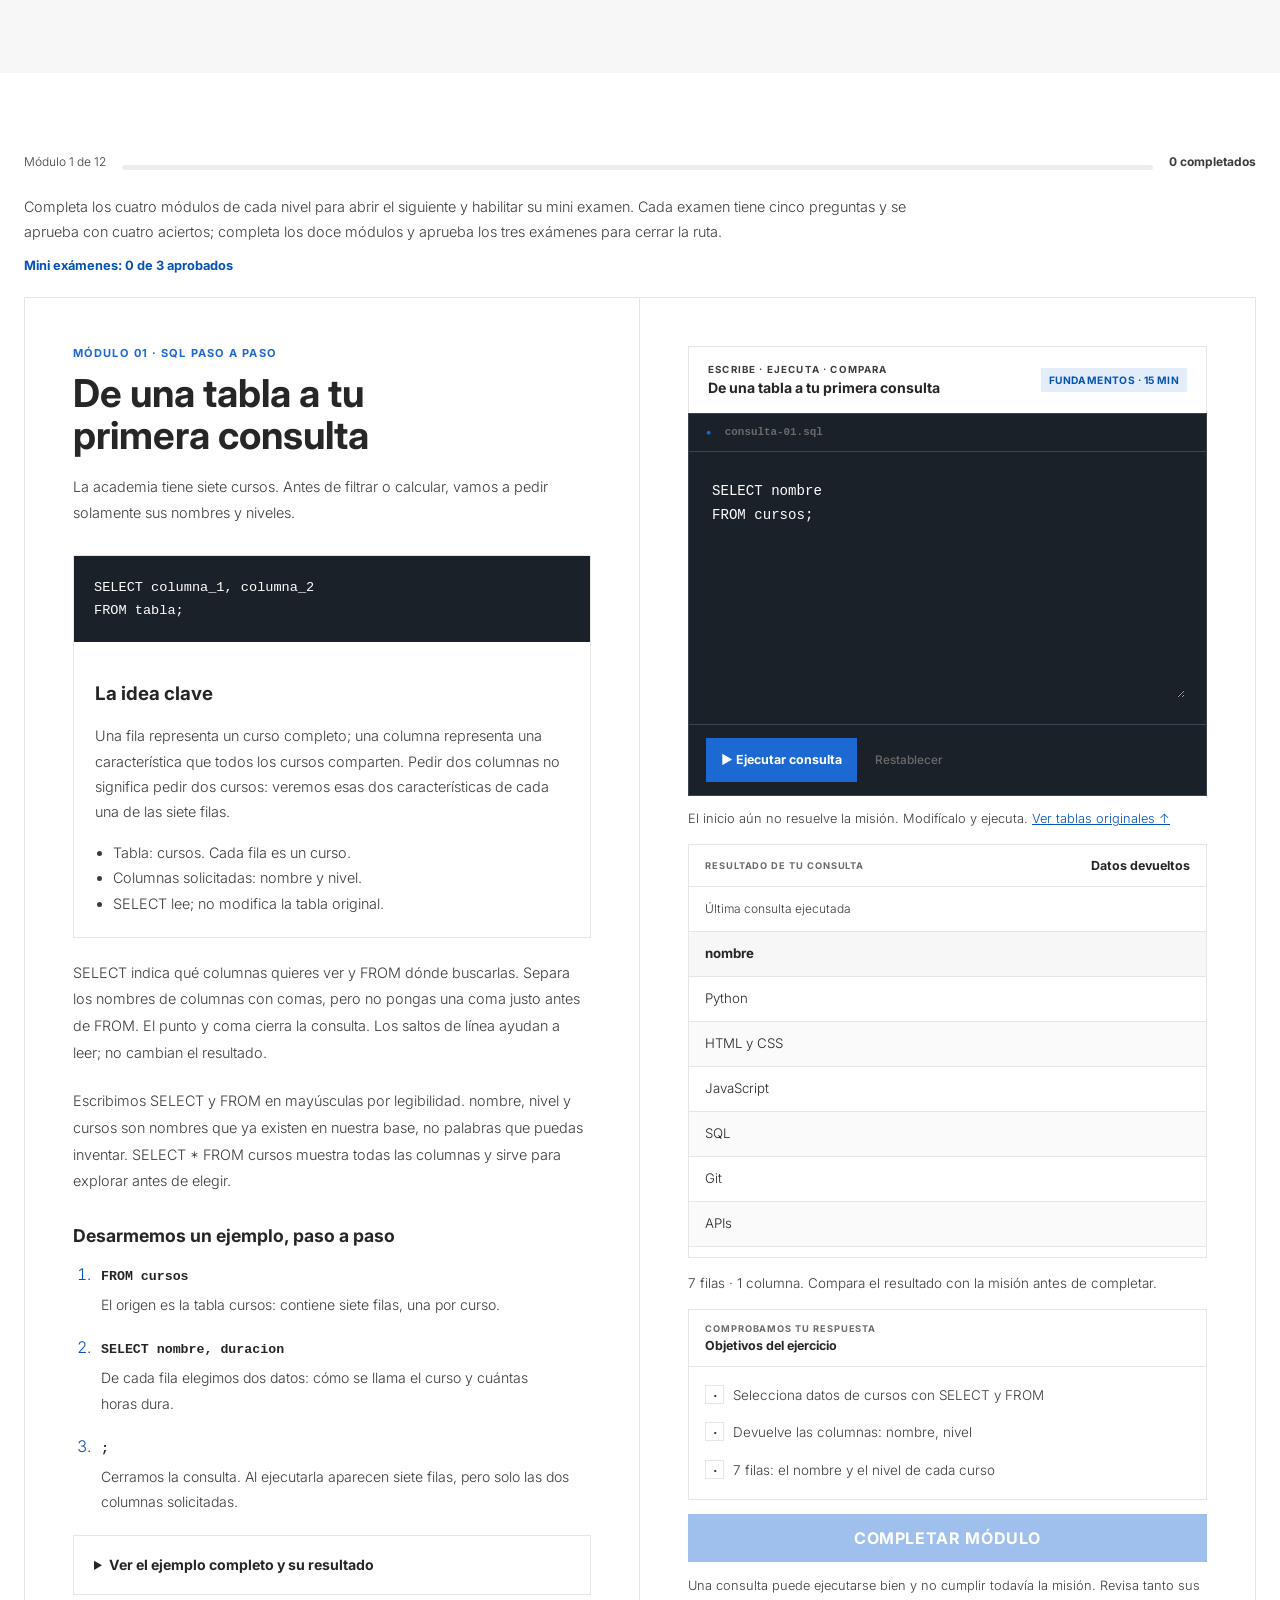
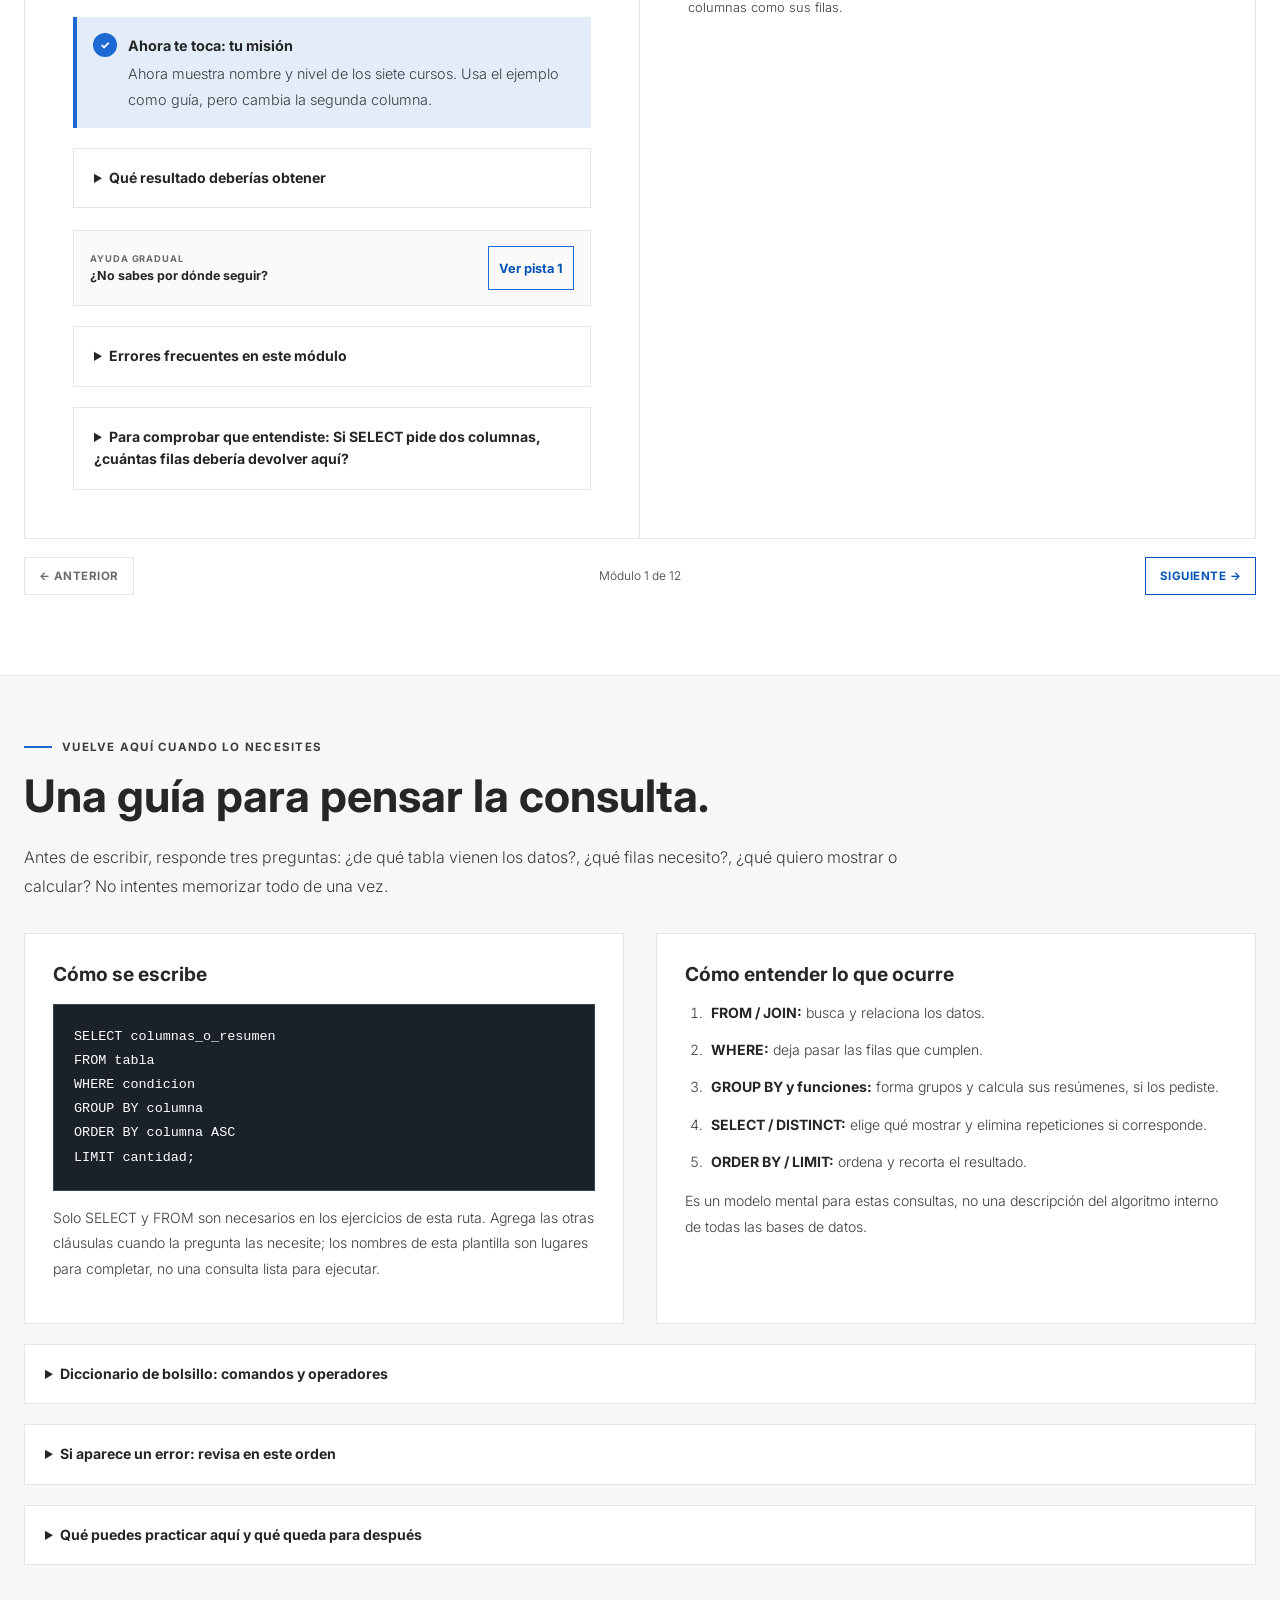
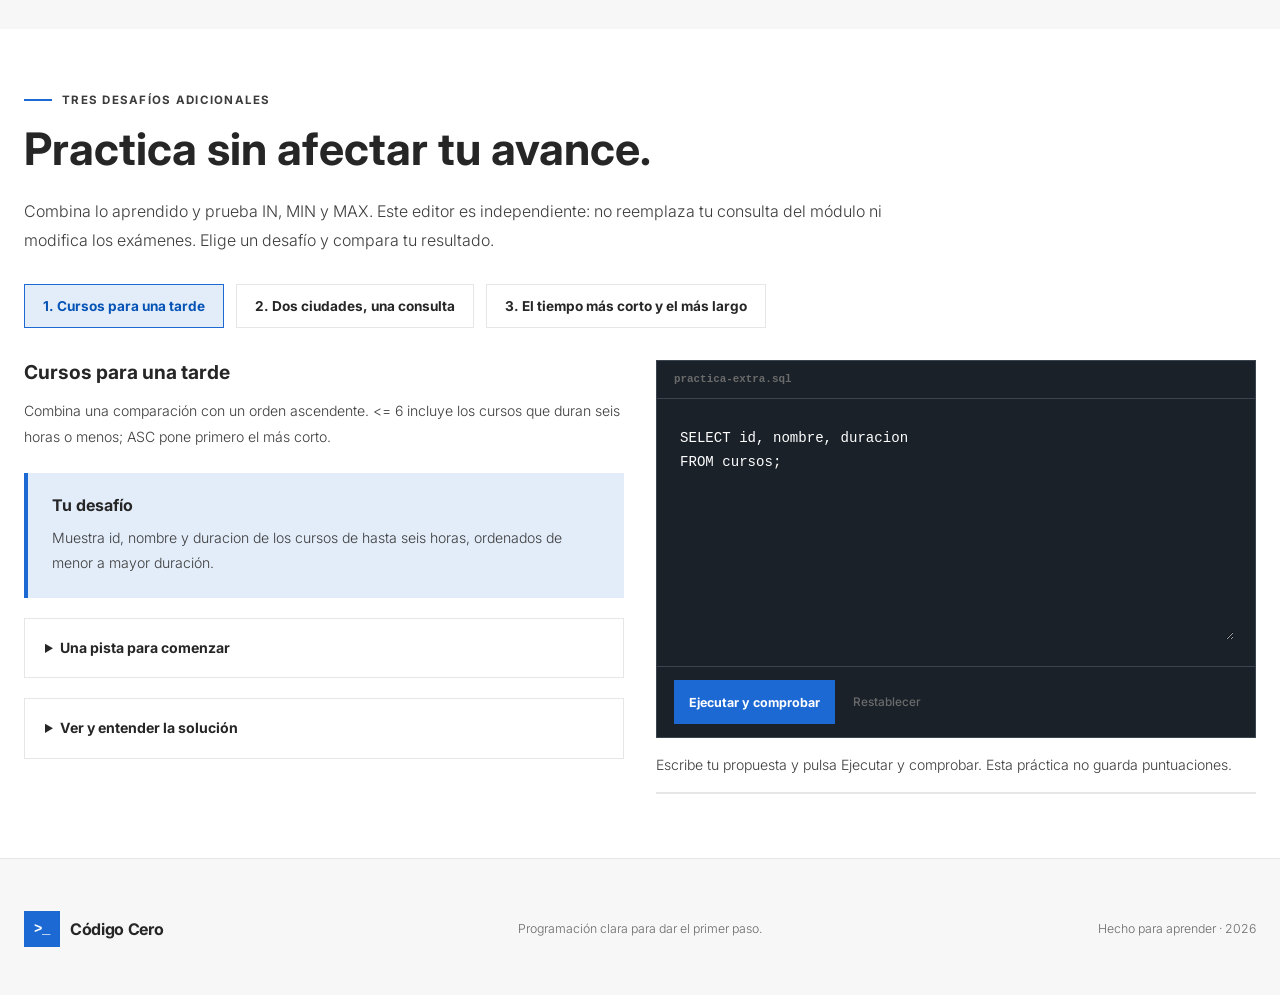
<file: sql.html>
<!doctype html>
<html lang="es-CL" class="is-maintenance">
<head>
  <meta charset="utf-8">
  <meta name="viewport" content="width=device-width, initial-scale=1">
  <meta name="description" content="Aprende SQL desde cero: entiende tablas y consultas con doce lecciones guiadas, ejemplos resueltos, datos visibles y ejercicios adicionales.">
  <meta name="theme-color" content="#1c69d4">
  <title>Ruta SQL — Código Cero</title>
  <script>
    (() => {
      const publicHosts = ["intenta.cl", "www.intenta.cl"];
      const showMaintenance = publicHosts.includes(window.location.hostname) || new URLSearchParams(window.location.search).has("maintenance");
      if (showMaintenance) { document.documentElement.classList.add("is-maintenance"); document.title = "Código Cero — Estamos preparando algo nuevo"; const robots = document.createElement("meta"); robots.name = "robots"; robots.content = "noindex, nofollow"; document.head.append(robots);
      } else {
        document.documentElement.classList.remove("is-maintenance");
      }
      const preferred = window.matchMedia("(prefers-color-scheme: dark)").matches ? "dark" : "light";
      try { const saved = localStorage.getItem("codigo-cero.theme"); document.documentElement.dataset.theme = saved === "dark" || saved === "light" ? saved : preferred; }
      catch { document.documentElement.dataset.theme = preferred; }
    })();
  </script>
  <script src="review-preview.js?v=20260903-review1"></script>
  <link rel="preconnect" href="https://fonts.googleapis.com">
  <link rel="preconnect" href="https://fonts.gstatic.com" crossorigin>
  <link href="https://fonts.googleapis.com/css2?family=Inter:wght@300;400;700&display=swap" rel="stylesheet">
  <link rel="icon" href="favicon.svg?v=20260902-bmw1" type="image/svg+xml">
  <link rel="stylesheet" href="styles.css?v=20260902-checkpoints2">
  <link rel="stylesheet" href="sql.css?v=20260902-sql1">
  <link rel="stylesheet" href="learning-review.css?v=20260903-review1">
</head>
<body class="course-page starter-page sql-page" data-course="sql">
  <section class="maintenance-screen" aria-labelledby="maintenance-title"><div class="maintenance-shell"><div class="maintenance-brand"><span aria-hidden="true">&gt;_</span> Código Cero</div><p class="maintenance-kicker">Actualización en curso</p><h1 id="maintenance-title">Estamos preparando la siguiente etapa.</h1><p>Nuevas rutas y ejercicios están en construcción.</p><div class="maintenance-progress" aria-hidden="true"><span></span></div><small>Volvemos pronto.</small></div></section>
  <a class="skip-link" href="#contenido">Saltar al contenido</a>
  <header class="site-header">
    <a class="brand" href="index.html" aria-label="Código Cero, volver a la portada"><span class="brand-mark" aria-hidden="true">&gt;_</span><span>Código Cero</span></a>
    <nav aria-label="Navegación principal"><a href="index.html#rutas">Todas las rutas</a><a href="#antes-de-empezar">Desde cero</a><a href="#datos">Los datos</a><a href="#laboratorio">Laboratorio</a></nav>
    <div class="header-actions"><button class="theme-toggle" id="theme-toggle" type="button" aria-pressed="false" aria-label="Activar modo oscuro"><svg class="theme-icon theme-icon-moon" aria-hidden="true" viewBox="0 0 24 24"><path d="M20.5 14.4A8.5 8.5 0 0 1 9.6 3.5a8.5 8.5 0 1 0 10.9 10.9Z"/></svg><svg class="theme-icon theme-icon-sun" aria-hidden="true" viewBox="0 0 24 24"><circle cx="12" cy="12" r="4"/><path d="M12 2v2M12 20v2M4.93 4.93l1.42 1.42M17.66 17.66l1.41 1.41M2 12h2M20 12h2M4.93 19.07l1.42-1.41M17.66 6.34l1.41-1.41"/></svg><span id="theme-toggle-label">Oscuro</span></button><a class="header-cta" href="index.html#rutas">Volver al inicio</a></div>
  </header>
  <main id="contenido">
    <section class="starter-hero" aria-labelledby="course-title"><div><p class="eyebrow"><span></span> Ruta inicial · SQL</p><h1 id="course-title">Entiende los datos.<br>Después, hazles preguntas.</h1><p>No necesitas saber programar. Primero leeremos una tabla, después construiremos consultas por partes y finalmente resolveremos preguntas sobre una pequeña academia.</p><div class="hero-actions"><a class="button button-primary" href="#antes-de-empezar">Empezar desde cero <span aria-hidden="true">→</span></a><span class="route-duration">3 niveles · 12 módulos</span></div></div><div class="starter-summary"><span>SQL</span><strong>Observa.<br>Pregunta. Comprueba.</strong><p>12 lecciones guiadas · 3 mini exámenes<br>Ejemplos resueltos · 3 desafíos adicionales</p></div></section>
    <nav class="sql-section-nav" aria-label="Secciones de la ruta SQL">
      <a href="#antes-de-empezar">1. Entiende lo básico</a><a href="#datos">2. Conoce los datos</a><a href="#modulos">3. Aprende y practica</a><a href="#guia-rapida">4. Consulta la guía</a><a href="#practica-extra">5. Práctica extra</a>
    </nav>
    <section class="sql-section" id="antes-de-empezar" aria-labelledby="sql-basics-title">
      <p class="eyebrow"><span></span> Antes de escribir una consulta</p>
      <h2 id="sql-basics-title">Primero, entiende dónde viven los datos.</h2>
      <p class="sql-lead">Imagina que administras una academia. Quieres saber qué cursos ofrece, cuánto duran y quién estudia en cada uno. SQL es el lenguaje que usarás para hacer esas preguntas a una base de datos.</p>
      <div class="sql-basics-grid">
        <article><span>01</span><h3>Base de datos</h3><p>Es una colección organizada de información. Nuestra academia tiene una base de práctica con dos tablas: <code>cursos</code> y <code>estudiantes</code>.</p></article>
        <article><span>02</span><h3>Tabla, fila y columna</h3><p>Una tabla se parece a una hoja de cálculo: cada <strong>fila</strong> es un registro (un curso) y cada <strong>columna</strong> es una característica (nombre, nivel o duración).</p></article>
        <article><span>03</span><h3>Consulta y resultado</h3><p>Una consulta es una pregunta escrita en SQL. <code>SELECT</code> devuelve una tabla de resultados; no cambia los datos originales. Puedes consultar cuantas veces necesites.</p></article>
      </div>
      <div class="sql-callout"><strong>Lee esta fila como una frase</strong><p><code>id: 1 · nombre: Python · duracion: 12</code> significa: «El curso identificado con el número 1 se llama Python y dura 12 horas». El identificador no es su duración ni su posición en un ranking.</p></div>
    </section>
    <section class="sql-section sql-data-section" id="datos" aria-labelledby="sql-data-title">
      <p class="eyebrow"><span></span> Tu base de práctica</p>
      <h2 id="sql-data-title">Los datos no son una caja negra.</h2>
      <p class="sql-lead">Estos datos son ficticios y están incluidos en el navegador. Revisa los encabezados antes de consultar: usa exactamente sus nombres, por ejemplo <code>duracion</code> sin tilde. Ningún ejercicio cambia estas tablas.</p>
      <div class="sql-data-controls" role="group" aria-label="Tabla de práctica visible">
        <button type="button" id="sql-data-cursos" aria-pressed="true">Tabla cursos</button>
        <button type="button" id="sql-data-estudiantes" aria-pressed="false">Tabla estudiantes</button>
        <span id="sql-data-count" role="status"></span>
      </div>
      <div id="sql-data-table" class="sql-table-scroll" tabindex="0" role="region" aria-label="Datos de la tabla seleccionada"></div>
      <details class="sql-details" open><summary>Qué significa cada columna</summary><dl class="sql-dictionary" id="sql-data-schema"></dl></details>
      <div class="sql-callout"><strong>Cómo se conectan las dos tablas</strong><p>Ada tiene <code>curso_id = 1</code> en estudiantes. El curso con <code>id = 1</code> en cursos es Python. Esa referencia permite reunir información sin repetir el nombre del curso en cada estudiante. Más adelante harás esta búsqueda con <code>JOIN</code>.</p></div>
    </section>
    <section class="starter-modules" id="modulos" aria-labelledby="modules-title"><div class="starter-section-heading"><p class="eyebrow"><span></span> Tu recorrido</p><h2 id="modules-title">Tres niveles. Doce módulos encadenados.</h2></div><div class="level-tabs" id="starter-level-tabs" role="tablist" aria-label="Niveles de la ruta"></div><div class="starter-module-list" id="starter-module-list" role="tablist" aria-label="Módulos de SQL"></div></section>
    <section class="starter-lab-section" id="laboratorio" aria-labelledby="starter-module-title">
      <div class="starter-progress"><span id="starter-position">Módulo 1 de 12</span><div class="progress-track" aria-hidden="true"><span id="starter-progress-fill"></span></div><strong id="starter-completed">0 completados</strong></div>
      <p class="starter-learning-note">Completa los cuatro módulos de cada nivel para abrir el siguiente y habilitar su mini examen. Cada examen tiene cinco preguntas y se aprueba con cuatro aciertos; completa los doce módulos y aprueba los tres exámenes para cerrar la ruta.</p>
      <p class="starter-exam-progress" id="starter-exam-progress" role="status">Mini exámenes: 0 de 3 aprobados</p>
      <article class="starter-workspace" id="starter-workspace" role="tabpanel" aria-labelledby="starter-module-title">
        <div class="starter-lesson">
          <p class="project-kicker" id="starter-kicker"></p>
          <h2 id="starter-module-title"></h2>
          <p class="starter-intro" id="starter-intro"></p>
          <div class="concept-card lesson-explanation"><code id="starter-example"></code><div><h3>La idea clave</h3><p id="starter-explanation"></p><ul id="starter-concepts"></ul></div></div>
          <div id="sql-lesson-guide"></div>
          <div class="project-goal"><span aria-hidden="true">✓</span><p><strong>Ahora te toca: tu misión</strong><span id="starter-goal"></span></p></div>
          <details class="sql-details"><summary>Qué resultado deberías obtener</summary><p id="sql-expected-copy"></p><div class="sql-table-scroll" id="sql-expected-table" tabindex="0" role="region" aria-label="Resultado esperado del ejercicio"></div></details>
          <div class="hint-box"><div><div><span>AYUDA GRADUAL</span><strong>¿No sabes por dónde seguir?</strong></div><button type="button" id="starter-show-hint">Ver pista 1</button></div><ol id="starter-hints" aria-live="polite"></ol></div>
          <div id="sql-lesson-review"></div>
        </div>
        <div class="starter-lab">
          <div class="lab-heading"><div><span>ESCRIBE · EJECUTA · COMPARA</span><strong id="starter-lab-title"></strong></div><span class="difficulty" id="starter-difficulty">Inicio</span></div>
          <div class="lab-editor">
            <div class="lab-file"><span aria-hidden="true">●</span> <span id="starter-file"></span></div>
            <label class="sr-only" for="starter-code">Consulta SQL del módulo</label>
            <div class="code-input starter-code-input"><textarea id="starter-code" rows="9" spellcheck="false"></textarea></div>
            <div class="lab-actions"><button class="run-button" id="starter-run" type="button"><span aria-hidden="true">▶</span> Ejecutar consulta</button><button class="reset-button" id="starter-reset" type="button">Restablecer</button></div>
          </div>
          <p class="sql-editor-tip">El inicio aún no resuelve la misión. Modifícalo y ejecuta. <a href="#datos">Ver tablas originales ↑</a></p>
          <div class="starter-preview-panel">
            <div><span>RESULTADO DE TU CONSULTA</span><strong>Datos devueltos</strong></div>
            <iframe id="starter-preview" title="Vista previa" sandbox="" hidden></iframe>
            <pre id="starter-output" aria-live="polite" hidden></pre>
            <div id="sql-result-table" class="sql-table-scroll" tabindex="0" role="region" aria-label="Resultado de tu consulta"></div>
          </div>
          <p id="sql-result-status" class="sql-result-status" role="status"></p>
          <div class="validation-panel" aria-live="polite"><div><span>COMPROBAMOS TU RESPUESTA</span><strong>Objetivos del ejercicio</strong></div><ul id="starter-validations"></ul></div>
          <div class="lab-success" id="starter-success" hidden><span aria-hidden="true">✓</span><div><strong>¡Módulo superado!</strong><p id="starter-success-copy"></p></div></div>
          <button class="button complete-project" id="starter-complete" type="button" disabled>Completar módulo</button>
          <p class="sql-editor-tip">Una consulta puede ejecutarse bien y no cumplir todavía la misión. Revisa tanto sus columnas como sus filas.</p>
        </div>
      </article>
      <div class="project-navigation"><button type="button" class="nav-project-button" id="starter-previous" disabled><span aria-hidden="true">←</span> Anterior</button><p id="starter-navigation-position">Módulo 1 de 12</p><button type="button" class="nav-project-button" id="starter-next">Siguiente <span aria-hidden="true">→</span></button></div>

      <section class="checkpoint-panel" id="level-checkpoint" hidden aria-labelledby="checkpoint-title">
        <div class="checkpoint-copy">
          <p class="eyebrow"><span aria-hidden="true"></span><span id="checkpoint-kicker">Punto de control</span></p>
          <h3 id="checkpoint-title"></h3>
          <p id="checkpoint-copy"></p>
        </div>
        <div class="checkpoint-actions">
          <button class="button button-primary" id="checkpoint-exam" type="button">Rendir el mini examen</button>
          <button class="button button-light" id="checkpoint-next" type="button" hidden>Continuar</button>
        </div>
      </section>
      <section class="exam-panel" id="level-exam" hidden aria-labelledby="exam-title">
        <div class="exam-head">
          <div>
            <p class="eyebrow"><span aria-hidden="true"></span><span id="exam-kicker">Mini examen</span></p>
            <h3 id="exam-title" tabindex="-1"></h3>
            <p id="exam-intro"></p>
          </div>
          <button class="exam-ghost" id="exam-close" type="button">Cerrar</button>
        </div>
        <ol class="exam-questions" id="exam-questions"></ol>
        <div class="exam-actions">
          <button class="button button-primary" id="exam-submit" type="button">Revisar respuestas</button>
          <button class="exam-ghost" id="exam-retry" type="button" hidden>Intentar de nuevo</button>
          <p class="exam-result" id="exam-result" aria-live="polite" tabindex="-1"></p>
        </div>
      </section>
      <div class="python-finish" id="starter-finish" hidden aria-live="polite">
        <span aria-hidden="true">✓</span>
        <div><p id="starter-finish-title">Ruta completada</p><h3>Doce módulos y tres mini exámenes superados.</h3><small>Ya tienes una base para seguir practicando. Puedes volver a cualquier nivel para repasar.</small></div>
      </div>
    </section>
    <section class="sql-section sql-reference-section" id="guia-rapida" aria-labelledby="sql-reference-title">
      <p class="eyebrow"><span></span> Vuelve aquí cuando lo necesites</p>
      <h2 id="sql-reference-title">Una guía para pensar la consulta.</h2>
      <p class="sql-lead">Antes de escribir, responde tres preguntas: ¿de qué tabla vienen los datos?, ¿qué filas necesito?, ¿qué quiero mostrar o calcular? No intentes memorizar todo de una vez.</p>
      <div class="sql-reference-grid">
        <article><h3>Cómo se escribe</h3><pre class="sql-code-example">SELECT columnas_o_resumen
FROM tabla
WHERE condicion
GROUP BY columna
ORDER BY columna ASC
LIMIT cantidad;</pre><p>Solo SELECT y FROM son necesarios en los ejercicios de esta ruta. Agrega las otras cláusulas cuando la pregunta las necesite; los nombres de esta plantilla son lugares para completar, no una consulta lista para ejecutar.</p></article>
        <article><h3>Cómo entender lo que ocurre</h3><ol class="sql-thinking-order"><li><strong>FROM / JOIN:</strong> busca y relaciona los datos.</li><li><strong>WHERE:</strong> deja pasar las filas que cumplen.</li><li><strong>GROUP BY y funciones:</strong> forma grupos y calcula sus resúmenes, si los pediste.</li><li><strong>SELECT / DISTINCT:</strong> elige qué mostrar y elimina repeticiones si corresponde.</li><li><strong>ORDER BY / LIMIT:</strong> ordena y recorta el resultado.</li></ol><p>Es un modelo mental para estas consultas, no una descripción del algoritmo interno de todas las bases de datos.</p></article>
      </div>
      <details class="sql-details"><summary>Diccionario de bolsillo: comandos y operadores</summary><dl class="sql-dictionary">
        <dt>SELECT / FROM</dt><dd>Qué datos mostrar / de dónde obtenerlos.</dd><dt>WHERE</dt><dd>Qué condición debe cumplir una fila.</dd><dt>= · &gt; · &gt;= · &lt; · &lt;= · &lt;&gt;</dt><dd>Igual, mayor, mayor o igual, menor, menor o igual y distinto.</dd><dt>AND / OR</dt><dd>Ambas condiciones / al menos una condición.</dd><dt>LIKE / BETWEEN / IN</dt><dd>Coincidir con un patrón / estar dentro de un intervalo / pertenecer a una lista.</dd><dt>COUNT / SUM / AVG / MIN / MAX</dt><dd>Contar filas o valores, sumar, promediar, buscar el mínimo y el máximo.</dd><dt>AS</dt><dd>Dar un alias a una columna o tabla dentro de la consulta.</dd><dt>JOIN ... ON</dt><dd>Unir tablas según una relación entre sus columnas.</dd>
      </dl></details>
      <details class="sql-details"><summary>Si aparece un error: revisa en este orden</summary><ol class="sql-thinking-order"><li>Comprueba el nombre de la tabla: <code>cursos</code> o <code>estudiantes</code>.</li><li>Compara cada columna con el diccionario. <code>duracion</code> no lleva tilde.</li><li>Separa columnas con comas y escribe los textos entre comillas simples.</li><li>Respeta el orden de las cláusulas; el punto y coma va al final.</li><li>Si unes tablas, aclara qué <code>nombre</code> pides: <code>e.nombre</code> o <code>c.nombre</code>.</li></ol><p>Si la consulta devuelve cero filas sin error, revisa el filtro: quizá ningún registro cumple la condición.</p></details>
      <details class="sql-details"><summary>Qué puedes practicar aquí y qué queda para después</summary><p>Este laboratorio interpreta un subconjunto de SQL sobre datos ficticios en memoria. Acepta SELECT, DISTINCT, WHERE, comparaciones, AND/OR/NOT, LIKE, IN, BETWEEN, agrupaciones, funciones de resumen, ORDER BY, LIMIT y un JOIN entre dos tablas.</p><p>No es una base de datos completa: aquí no ejecutamos INSERT, UPDATE, DELETE, CREATE TABLE, HAVING, subconsultas ni LEFT JOIN. Los cambios de datos, valores NULL y otras uniones quedan para una siguiente etapa. AVG se presenta redondeado a dos decimales en este motor educativo.</p></details>
    </section>
    <section class="sql-section" id="practica-extra" aria-labelledby="sql-practice-title">
      <p class="eyebrow"><span></span> Tres desafíos adicionales</p>
      <h2 id="sql-practice-title">Practica sin afectar tu avance.</h2>
      <p class="sql-lead">Combina lo aprendido y prueba IN, MIN y MAX. Este editor es independiente: no reemplaza tu consulta del módulo ni modifica los exámenes. Elige un desafío y compara tu resultado.</p>
      <div class="sql-practice-picker" id="sql-practice-picker" role="group" aria-label="Desafío adicional seleccionado"></div>
      <div class="sql-practice-grid">
        <div><h3 id="sql-extra-title"></h3><p id="sql-extra-concept"></p><div class="sql-callout"><strong>Tu desafío</strong><p id="sql-extra-goal"></p></div><details class="sql-details"><summary>Una pista para comenzar</summary><p id="sql-extra-hint"></p></details><details class="sql-details" id="sql-extra-solution-details"><summary>Ver y entender la solución</summary><pre id="sql-extra-solution" class="sql-code-example"></pre><p>Compara cada parte con la pregunta. Cierra la solución e intenta escribirla tú antes de pasar al siguiente desafío.</p></details></div>
        <div>
          <div class="lab-editor"><div class="lab-file">practica-extra.sql</div><label class="sr-only" for="sql-extra-code">Consulta de práctica adicional</label><div class="code-input starter-code-input"><textarea id="sql-extra-code" rows="8" spellcheck="false"></textarea></div><div class="lab-actions"><button class="run-button" id="sql-extra-run" type="button">Ejecutar y comprobar</button><button class="reset-button" id="sql-extra-reset" type="button">Restablecer</button></div></div>
          <p class="sql-result-status" id="sql-extra-status" role="status"></p>
          <div class="sql-table-scroll" id="sql-extra-result" tabindex="0" role="region" aria-label="Resultado de práctica adicional"></div>
        </div>
      </div>
    </section>
  </main>
  <footer><div class="footer-inner"><a class="brand footer-brand" href="index.html"><span class="brand-mark" aria-hidden="true">&gt;_</span><span>Código Cero</span></a><p>Programación clara para dar el primer paso.</p><p class="footer-meta">Hecho para aprender · <span data-current-year></span></p></div></footer>
  <script src="learning-state.js?v=20260904-rutas"></script>
  <script src="site.js?v=20260903-review1"></script>
  <script src="starter-runtime.js?v=20260902-depth1"></script>
  <script src="sql-course.js?v=20260902-sql1"></script>
  <script src="sql-guide.js?v=20260902-sql1"></script>
  <script src="starter-exams.js?v=20260904-rutas"></script>
  <script src="starter-course.js?v=20260904-rutas"></script>
</body>
</html>
</file>
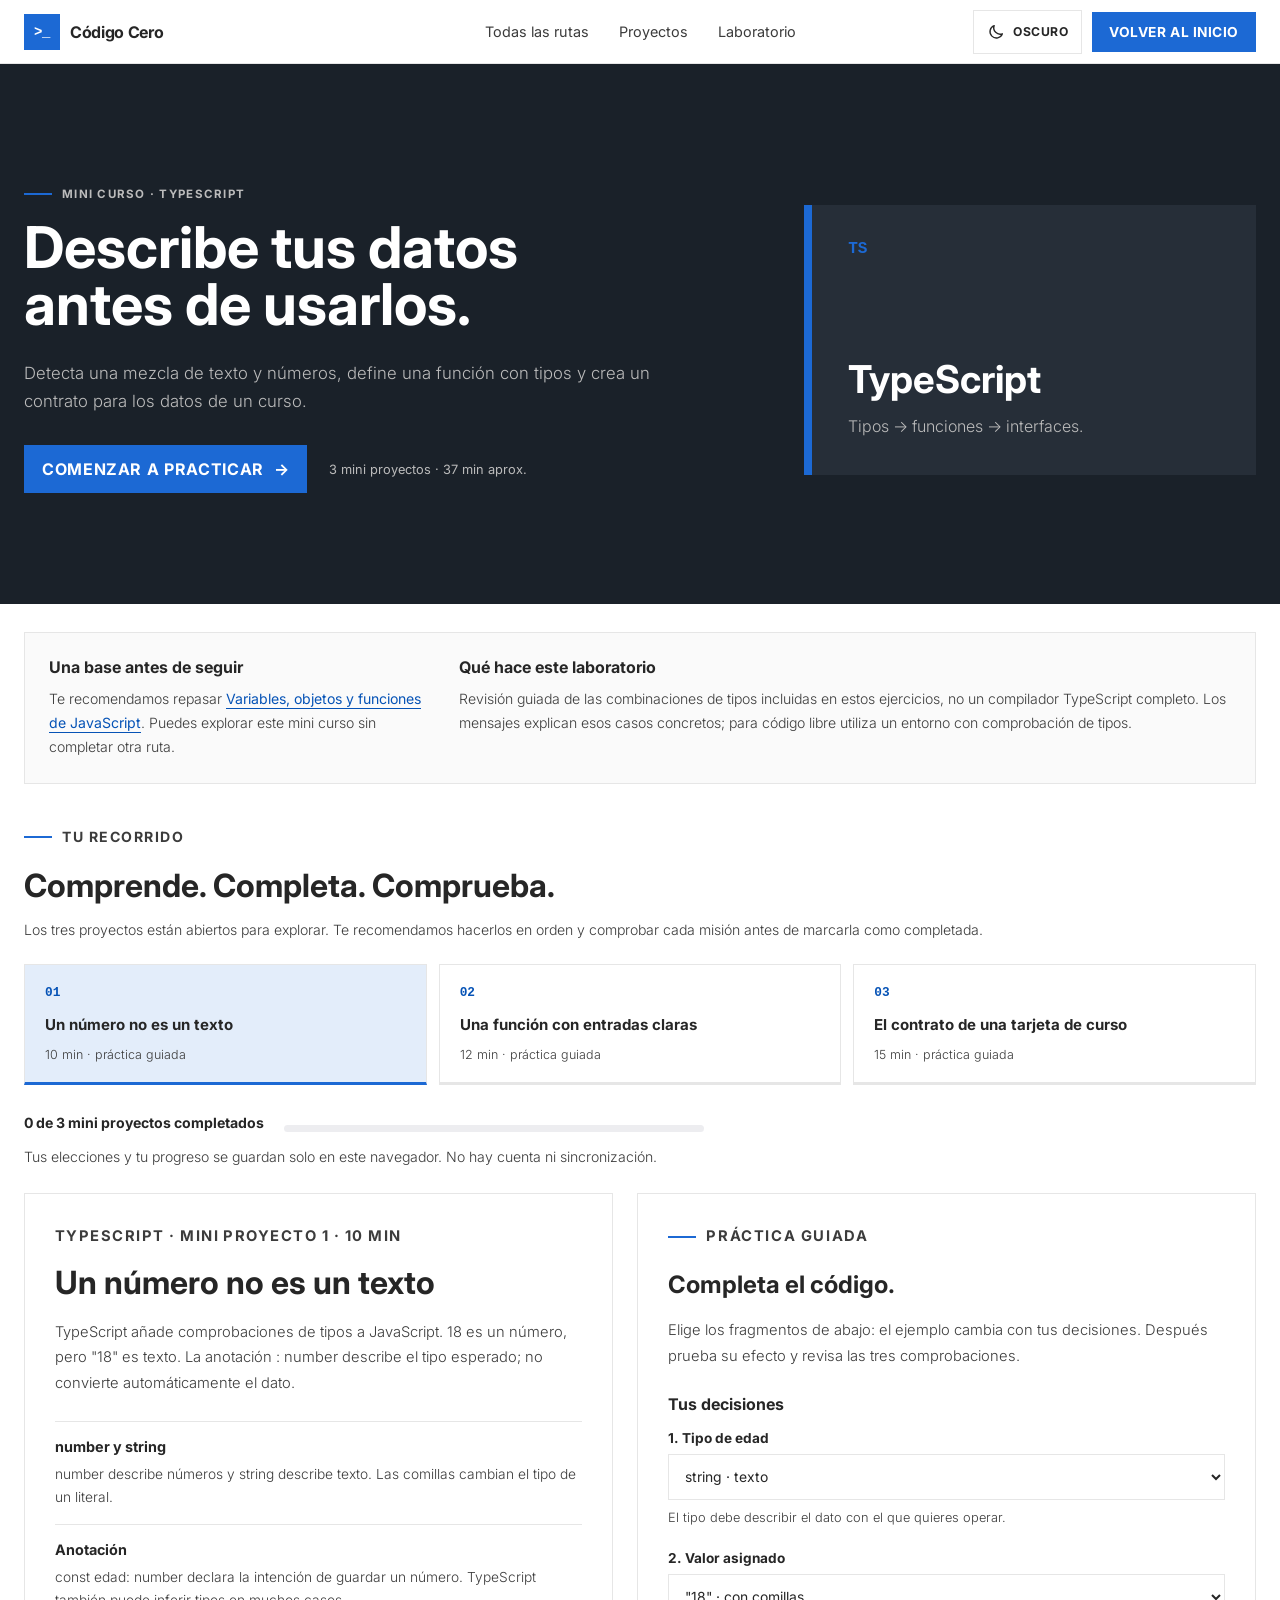
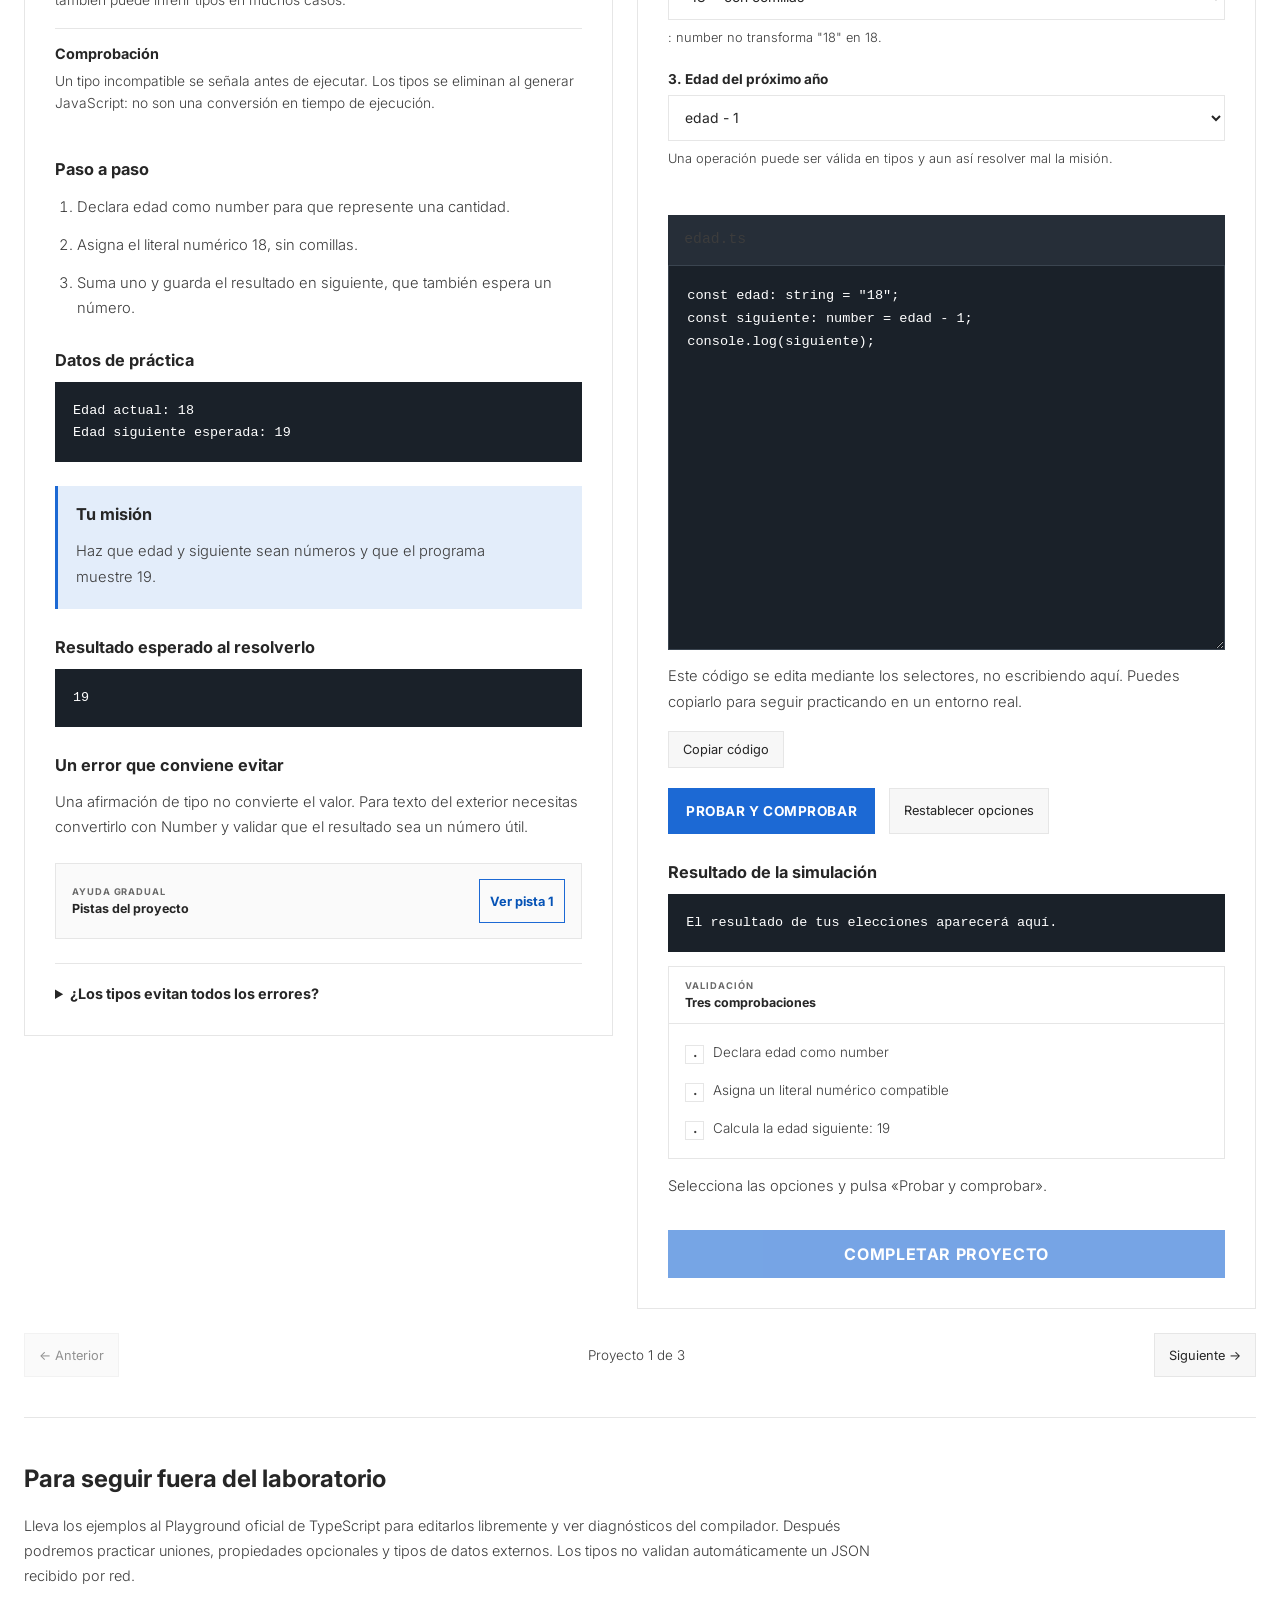
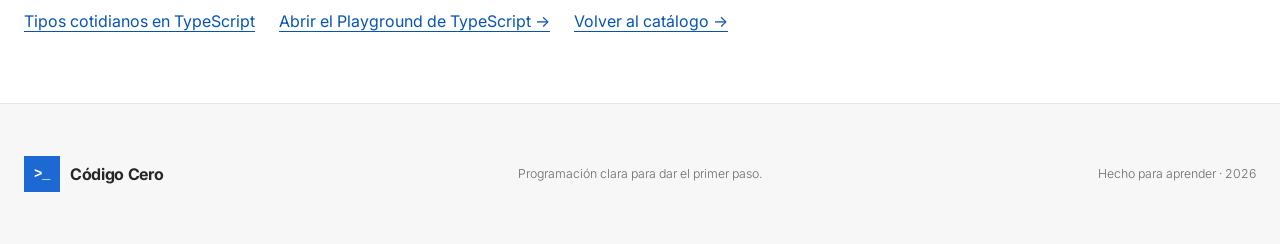
<file: typescript.html>
<!doctype html>
<html lang="es-CL" class="is-maintenance">
<head>
  <meta charset="utf-8">
  <meta name="viewport" content="width=device-width, initial-scale=1">
  <meta name="description" content="Mini curso de TypeScript: tres proyectos guiados, explicaciones, pistas y progreso local.">
  <meta name="theme-color" content="#1c69d4">
  <title>Mini curso TypeScript — Código Cero</title>
  <script>
    (() => {
      const publicHosts = ["intenta.cl", "www.intenta.cl"];
      const showMaintenance = publicHosts.includes(window.location.hostname) || new URLSearchParams(window.location.search).has("maintenance");
      if (showMaintenance) {
        document.documentElement.classList.add("is-maintenance");
        document.title = "Código Cero — Estamos preparando algo nuevo";
        const robots = document.createElement("meta"); robots.name = "robots"; robots.content = "noindex, nofollow"; document.head.append(robots);
      } else {
        document.documentElement.classList.remove("is-maintenance");
      }
      const preferred = window.matchMedia("(prefers-color-scheme: dark)").matches ? "dark" : "light";
      try { const saved = localStorage.getItem("codigo-cero.theme"); document.documentElement.dataset.theme = saved === "dark" || saved === "light" ? saved : preferred; }
      catch { document.documentElement.dataset.theme = preferred; }
    })();
  </script>
  <script src="review-preview.js?v=20260903-review1"></script>
  <link rel="preconnect" href="https://fonts.googleapis.com">
  <link rel="preconnect" href="https://fonts.gstatic.com" crossorigin>
  <link href="https://fonts.googleapis.com/css2?family=Inter:wght@300;400;700&display=swap" rel="stylesheet">
  <link rel="icon" href="favicon.svg?v=20260902-bmw1" type="image/svg+xml">
  <link rel="stylesheet" href="styles.css?v=20260902-checkpoints2">
  <link rel="stylesheet" href="mini-course.css?v=20260902-mini1">
  <link rel="stylesheet" href="learning-review.css?v=20260903-review1">
</head>
<body class="course-page starter-page mini-page" data-mini-course="typescript">
  <section class="maintenance-screen" aria-labelledby="maintenance-title"><div class="maintenance-shell"><div class="maintenance-brand"><span aria-hidden="true">&gt;_</span> Código Cero</div><p class="maintenance-kicker">Actualización en curso</p><h1 id="maintenance-title">Estamos preparando la siguiente etapa.</h1><p>Nuevas rutas y ejercicios están en construcción.</p><div class="maintenance-progress" aria-hidden="true"><span></span></div><small>Volvemos pronto.</small></div></section>
  <a class="skip-link" href="#contenido">Saltar al contenido</a>
  <header class="site-header">
    <a class="brand" href="index.html" aria-label="Código Cero, volver a la portada"><span class="brand-mark" aria-hidden="true">&gt;_</span><span>Código Cero</span></a>
    <nav aria-label="Navegación principal"><a href="index.html#rutas">Todas las rutas</a><a href="#modulos">Proyectos</a><a href="#laboratorio">Laboratorio</a></nav>
    <div class="header-actions"><button class="theme-toggle" id="theme-toggle" type="button" aria-pressed="false" aria-label="Activar modo oscuro"><svg class="theme-icon theme-icon-moon" aria-hidden="true" viewBox="0 0 24 24"><path d="M20.5 14.4A8.5 8.5 0 0 1 9.6 3.5a8.5 8.5 0 1 0 10.9 10.9Z"/></svg><svg class="theme-icon theme-icon-sun" aria-hidden="true" viewBox="0 0 24 24"><circle cx="12" cy="12" r="4"/><path d="M12 2v2M12 20v2M4.93 4.93l1.42 1.42M17.66 17.66l1.41 1.41M2 12h2M20 12h2M4.93 19.07l1.42-1.41M17.66 6.34l1.41-1.41"/></svg><span id="theme-toggle-label">Oscuro</span></button><a class="header-cta" href="index.html#rutas">Volver al inicio</a></div>
  </header>
  <main id="contenido">
    <section class="starter-hero" aria-labelledby="course-title">
      <div><p class="eyebrow"><span aria-hidden="true"></span> Mini curso · TypeScript</p><h1 id="course-title">Describe tus datos antes de usarlos.</h1><p>Detecta una mezcla de texto y números, define una función con tipos y crea un contrato para los datos de un curso.</p><div class="hero-actions"><a class="button button-primary" href="#laboratorio">Comenzar a practicar <span aria-hidden="true">→</span></a><span class="route-duration">3 mini proyectos · 37 min aprox.</span></div></div>
      <div class="starter-summary"><span aria-hidden="true">TS</span><strong>TypeScript</strong><p>Tipos → funciones → interfaces.</p></div>
    </section>
    <div class="mini-shell">
      <aside class="mini-context" aria-label="Antes de comenzar">
        <div><h2>Una base antes de seguir</h2><p>Te recomendamos repasar <a id="mini-prerequisite" href="javascript.html">JavaScript</a>. Puedes explorar este mini curso sin completar otra ruta.</p></div>
        <div><h2>Qué hace este laboratorio</h2><p id="mini-scope">Práctica guiada: selecciona fragmentos para construir el código y comparar su efecto. No es un editor de código libre ni un entorno completo de TypeScript.</p></div>
      </aside>
      <p id="mini-loading-note" class="mini-status">Si el laboratorio no aparece, recarga la página y comprueba que JavaScript esté habilitado.</p>
      <noscript><p>Los ejercicios interactivos necesitan JavaScript. Puedes seguir aprendiendo en las rutas enlazadas o volver al catálogo.</p></noscript>
      <div id="mini-practice" hidden>
        <section class="mini-route" id="modulos" aria-labelledby="modules-title">
          <p class="eyebrow"><span aria-hidden="true"></span> Tu recorrido</p>
          <h2 id="modules-title">Comprende. Completa. Comprueba.</h2>
          <p>Los tres proyectos están abiertos para explorar. Te recomendamos hacerlos en orden y comprobar cada misión antes de marcarla como completada.</p>
          <div class="mini-modules" id="mini-modules" role="group" aria-label="Elegir un mini proyecto"></div>
          <div class="mini-progress"><strong id="mini-progress">0 de 3 mini proyectos completados</strong><div class="progress-track" id="mini-progressbar" role="progressbar" aria-label="Proyectos completados" aria-valuemin="0" aria-valuemax="3" aria-valuenow="0"><span id="mini-progress-fill"></span></div></div>
          <p class="mini-storage" id="mini-storage"></p>
        </section>
        <section id="laboratorio" aria-labelledby="mini-title">
          <div class="mini-workspace" id="mini-workspace">
            <article class="mini-lesson">
              <p class="project-kicker" id="mini-kicker"></p>
              <h2 id="mini-title" tabindex="-1"></h2>
              <p id="mini-intro"></p>
              <dl class="mini-concepts" id="mini-concepts"></dl>
              <h3>Paso a paso</h3><ol id="mini-steps"></ol>
              <h3>Datos de práctica</h3><pre class="mini-code-block" id="mini-fixture"></pre>
              <div class="mini-goal"><h3>Tu misión</h3><p id="mini-goal"></p></div>
              <h3>Resultado esperado al resolverlo</h3><pre class="mini-code-block" id="mini-expected"></pre>
              <h3>Un error que conviene evitar</h3><p id="mini-mistake"></p>
              <div class="hint-box"><div><div><span>AYUDA GRADUAL</span><strong>Pistas del proyecto</strong></div><button type="button" id="mini-hint">Ver pista 1</button></div><ol id="mini-hints" aria-live="polite"></ol></div>
              <details class="mini-reflection" id="mini-reflection"><summary id="mini-question"></summary><p id="mini-answer"></p></details>
            </article>
            <section class="mini-builder" aria-labelledby="builder-title">
              <p class="eyebrow"><span aria-hidden="true"></span> Práctica guiada</p>
              <h2 id="builder-title">Completa el código.</h2>
              <p>Elige los fragmentos de abajo: el ejemplo cambia con tus decisiones. Después prueba su efecto y revisa las tres comprobaciones.</p>
              <fieldset class="mini-fields"><legend>Tus decisiones</legend><div id="mini-fields"></div></fieldset>
              <p class="mini-file" id="mini-file"></p>
              <label class="sr-only" for="mini-code">Código construido con tus opciones, solo lectura</label>
              <textarea class="mini-code" id="mini-code" rows="15" readonly spellcheck="false" wrap="off" aria-describedby="mini-code-note"></textarea>
              <p class="mini-status" id="mini-code-note">Este código se edita mediante los selectores, no escribiendo aquí. Puedes copiarlo para seguir practicando en un entorno real.</p>
              <div class="mini-code-tools"><button type="button" class="mini-text-button" id="mini-copy">Copiar código</button><span class="mini-status" id="mini-copy-status" role="status"></span></div>
              <div class="mini-run-actions"><button type="button" class="button button-primary" id="mini-run">Probar y comprobar</button><button type="button" class="mini-text-button" id="mini-reset">Restablecer opciones</button></div>
              <h3>Resultado de la simulación</h3><pre class="mini-code-block" id="mini-output" aria-live="polite"></pre>
              <div class="mini-visual-panel" id="mini-visual-panel" hidden><p>Vista didáctica</p><div class="mini-visual" id="mini-visual" tabindex="0" role="region" aria-label="Vista del resultado simulado"></div></div>
              <div class="validation-panel"><div><span>VALIDACIÓN</span><strong>Tres comprobaciones</strong></div><ul id="mini-checks"></ul></div>
              <p class="mini-status" id="mini-feedback" role="status"></p>
              <button class="button complete-project" type="button" id="mini-complete" disabled>Completar proyecto</button>
            </section>
          </div>
          <div class="mini-navigation"><button class="mini-text-button" type="button" id="mini-previous" disabled>← Anterior</button><p id="mini-position">Proyecto 1 de 3</p><button class="mini-text-button" type="button" id="mini-next">Siguiente →</button></div>
        </section>
        <section class="mini-finish" id="mini-finish" hidden aria-labelledby="finish-title"><h2 id="finish-title">Tu primer paso en TypeScript, completado.</h2><p>Superaste los tres mini proyectos. Esto es una introducción: vuelve a cualquier proyecto para repasar y lleva tus ejemplos a un entorno real para seguir probando.</p><a href="index.html#rutas">Explorar otras rutas →</a></section>
        <section class="mini-next" aria-labelledby="next-title"><h2 id="next-title">Para seguir fuera del laboratorio</h2><p id="mini-continuation"></p><a id="mini-source" href="https://developer.mozilla.org/es/docs/Web/JavaScript">Documentación oficial</a><a href="https://www.typescriptlang.org/play/">Abrir el Playground de TypeScript →</a><a href="index.html#rutas">Volver al catálogo →</a></section>
      </div>
    </div>
  </main>
  <footer><div class="footer-inner"><a class="brand footer-brand" href="index.html"><span class="brand-mark" aria-hidden="true">&gt;_</span><span>Código Cero</span></a><p>Programación clara para dar el primer paso.</p><p class="footer-meta">Hecho para aprender · <span data-current-year></span></p></div></footer>
  <script src="learning-state.js?v=20260904-rutas"></script>
  <script src="site.js?v=20260903-review1"></script>
  <script src="mini-courses.js?v=20260902-mini1"></script>
  <script src="typescript-course.js?v=20260902-mini1"></script>
  <script src="mini-course.js?v=20260903-review1"></script>
</body>
</html>
</file>
<file: styles.css>
:root {
  color-scheme: light;
  --ink: #262626;
  --ink-deep: #1a2129;
  --ink-soft: #3c3c3c;
  --purple: #1c69d4;
  --purple-dark: #0653b6;
  --purple-deep: #1a2129;
  --purple-soft: rgba(28, 105, 212, .12);
  --action: #1c69d4;
  --action-hover: #0653b6;
  --neutral: #6b6b6b;
  --neutral-soft: #f7f7f7;
  --line: #e6e6e6;
  --success: #22c55e;
  --success-dark: #16783a;
  --success-soft: rgba(34, 197, 94, .14);
  --success-fill: #16783a;
  --surface: #ffffff;
  --surface-muted: #f7f7f7;
  --card: #ffffff;
  --card-muted: #fafafa;
  --header-bg: rgba(255, 255, 255, .96);
  --tag-bg: #eaeaea;
  --tag-text: #4f4f4f;
  --hero-bg: #1a2129;
  --code-elevated: #262e38;
  --console-bg: #101114;
  --on-dark: #ffffff;
  --on-dark-muted: #bbbbbb;
  --button-light-bg: #ffffff;
  --button-light-hover: #eaeaea;
  --button-light-text: #262626;
  --on-accent: #ffffff;
  --progress-bg: rgba(104, 107, 130, .12);
  --accent-divider: rgba(255, 255, 255, .18);
  --accent-hover: rgba(255, 255, 255, .08);
  --accent-muted: rgba(255, 255, 255, .68);
  --code: #1a2129;
  --code-line: #3b4550;
  --shadow: none;
  --content: 1440px;
}

:root[data-theme="dark"] {
  color-scheme: dark;
  --ink: #f5f7fa;
  --ink-deep: #0f151c;
  --ink-soft: #c6ced7;
  --purple: #5794e8;
  --purple-dark: #76aaf0;
  --purple-deep: #0f151c;
  --purple-soft: rgba(87, 148, 232, .18);
  --action: #1c69d4;
  --action-hover: #2f7bdc;
  --neutral: #9aa5b1;
  --neutral-soft: #27303a;
  --line: #3a444f;
  --success: #34d17a;
  --success-dark: #7ce6aa;
  --success-soft: rgba(52, 209, 122, .15);
  --success-fill: #16783a;
  --surface: #151a20;
  --surface-muted: #1c232b;
  --card: #222a33;
  --card-muted: #1a2027;
  --header-bg: rgba(21, 26, 32, .96);
  --tag-bg: #303944;
  --tag-text: #e1e6eb;
  --hero-bg: #0f151c;
  --code-elevated: #222b34;
  --console-bg: #0a0f14;
  --on-dark: #f8fafc;
  --on-dark-muted: #b7c0ca;
  --button-light-bg: #f5f7f9;
  --button-light-hover: #dfe4e9;
  --button-light-text: #20252b;
  --progress-bg: #313b46;
  --code: #111820;
  --code-line: #3e4a56;
}

* { box-sizing: border-box; }
[hidden] { display: none !important; }

html { scroll-behavior: smooth; }

body {
  margin: 0;
  background: var(--surface);
  color: var(--ink);
  font-family: Inter, system-ui, -apple-system, BlinkMacSystemFont, "Segoe UI", Roboto, sans-serif;
  font-weight: 300;
  -webkit-font-smoothing: antialiased;
  transition: background-color .2s ease, color .2s ease;
}

.maintenance-screen { display: none; }

.is-maintenance body {
  min-height: 100vh;
  overflow: hidden;
  background: #0f151c;
}

.is-maintenance body > :not(.maintenance-screen) { display: none !important; }

.is-maintenance .maintenance-screen {
  min-height: 100vh;
  padding: clamp(28px, 6vw, 88px);
  display: grid;
  align-items: center;
  background: linear-gradient(90deg, #1c69d4 0 12px, transparent 12px), #0f151c;
  color: #f8fafc;
}

.maintenance-shell { width: min(760px, 100%); }
.maintenance-brand { display: flex; align-items: center; gap: 12px; font-weight: 700; }
.maintenance-brand span { padding: 11px; background: #1c69d4; color: #fff; font: 700 .84rem/1 "Cascadia Code", Consolas, monospace; }
.maintenance-kicker { margin: 90px 0 18px; color: #76aaf0; font-size: .72rem; font-weight: 700; letter-spacing: .12em; text-transform: uppercase; }
.maintenance-screen h1 { max-width: 720px; margin: 0; font-size: clamp(2.8rem, 7vw, 5.7rem); line-height: .98; }
.maintenance-screen h1 + p { max-width: 620px; margin: 28px 0 0; color: #c6ced7; font-size: clamp(1rem, 2vw, 1.2rem); line-height: 1.65; }
.maintenance-progress { width: min(360px, 100%); height: 4px; margin-top: 52px; overflow: hidden; background: #303944; }
.maintenance-progress span { display: block; width: 42%; height: 100%; background: #1c69d4; animation: maintenance-pulse 1.8s ease-in-out infinite alternate; }
.maintenance-screen small { display: block; margin-top: 18px; color: #9aa5b1; }

@keyframes maintenance-pulse {
  from { transform: translateX(0); }
  to { transform: translateX(138%); }
}

button, textarea { font: inherit; }
button { color: inherit; }
a { color: inherit; }
p { text-wrap: pretty; }
h1, h2, h3, h4 {
  font-family: Inter, system-ui, -apple-system, BlinkMacSystemFont, "Segoe UI", Roboto, sans-serif;
  font-weight: 700;
  letter-spacing: 0;
  text-wrap: balance;
}

.sr-only {
  position: absolute;
  width: 1px;
  height: 1px;
  padding: 0;
  margin: -1px;
  overflow: hidden;
  clip: rect(0, 0, 0, 0);
  white-space: nowrap;
  border: 0;
}

.skip-link {
  position: fixed;
  top: 12px;
  left: 12px;
  z-index: 300;
  padding: 11px 16px;
  border-radius: 0;
  background: var(--action);
  color: #fff;
  font-weight: 700;
  transform: translateY(-150%);
}

.skip-link:focus { transform: translateY(0); }

.site-header {
  position: sticky;
  top: 0;
  z-index: 100;
  width: 100%;
  min-height: 64px;
  margin: 0 auto;
  padding: 0 max(24px, calc((100% - var(--content)) / 2));
  display: grid;
  grid-template-columns: 1fr auto 1fr;
  align-items: center;
  gap: 28px;
  border-bottom: 1px solid var(--line);
  background: var(--header-bg);
  backdrop-filter: blur(14px);
}

.brand {
  display: inline-flex;
  align-items: center;
  gap: 10px;
  width: max-content;
  text-decoration: none;
  font-weight: 700;
  letter-spacing: -.02em;
}

.brand-mark {
  display: grid;
  place-items: center;
  width: 36px;
  height: 36px;
  border-radius: 0;
  background: var(--action);
  color: #fff;
  font: 700 14px/1 "Cascadia Code", Consolas, monospace;
}

nav { display: flex; gap: 30px; }
nav a { color: var(--ink-soft); text-decoration: none; font-size: .9rem; font-weight: 400; }
nav a:hover { color: var(--purple); }

.header-actions {
  justify-self: end;
  display: flex;
  align-items: center;
  gap: 10px;
}

.theme-toggle {
  min-height: 42px;
  padding: 0 13px;
  display: inline-flex;
  align-items: center;
  gap: 8px;
  border: 1px solid var(--line);
  background: transparent;
  color: var(--ink);
  cursor: pointer;
  font-size: .76rem;
  font-weight: 700;
  letter-spacing: .04em;
  text-transform: uppercase;
}

.theme-toggle:hover { background: var(--neutral-soft); }
.theme-icon { width: 18px; height: 18px; fill: none; stroke: currentColor; stroke-linecap: round; stroke-linejoin: round; stroke-width: 1.8; }
.theme-icon-sun { display: none; }
:root[data-theme="dark"] .theme-icon-moon { display: none; }
:root[data-theme="dark"] .theme-icon-sun { display: block; }

.header-cta {
  justify-self: end;
  padding: 11px 16px;
  border: 1px solid var(--action);
  border-radius: 0;
  background: var(--action);
  color: #fff;
  text-decoration: none;
  font-size: .86rem;
  font-weight: 700;
  letter-spacing: .04em;
  text-transform: uppercase;
}

.header-cta:hover { border-color: var(--action-hover); background: var(--action-hover); }

.eyebrow {
  margin: 0 0 18px;
  display: flex;
  align-items: center;
  gap: 10px;
  color: var(--ink-soft);
  font-size: .72rem;
  font-weight: 700;
  letter-spacing: .11em;
  text-transform: uppercase;
}

.eyebrow span { width: 28px; height: 2px; background: var(--purple); }

.landing-hero {
  min-height: 650px;
  padding: 96px max(24px, calc((100% - var(--content)) / 2));
  display: grid;
  grid-template-columns: 1.15fr .85fr;
  align-items: center;
  gap: clamp(54px, 8vw, 120px);
  background: var(--hero-bg);
  color: var(--on-dark);
}

.landing-copy { max-width: 800px; }
.landing-copy .eyebrow, .landing-copy > p:last-of-type, .landing-copy .route-duration { color: var(--on-dark-muted); }
.landing-copy h1 { margin: 0; font-size: clamp(3.1rem, 6vw, 5.7rem); line-height: .98; }
.landing-copy > p:last-of-type { max-width: 680px; margin: 28px 0 0; font-size: 1.08rem; line-height: 1.65; }

.learning-map { border: 1px solid var(--code-line); background: var(--code-elevated); }
.learning-map > p { margin: 0; padding: 18px 20px; border-bottom: 1px solid var(--code-line); color: var(--on-dark-muted); font-size: .68rem; font-weight: 700; letter-spacing: .1em; text-transform: uppercase; }
.learning-map ol { margin: 0; padding: 0; list-style: none; }
.learning-map li { min-height: 92px; padding: 20px; display: grid; grid-template-columns: auto 1fr; align-items: center; gap: 18px; border-bottom: 1px solid var(--code-line); }
.learning-map li:last-child { border-bottom: 0; }
.learning-map li > span { color: var(--purple); font: 700 .7rem/1 "Cascadia Code", monospace; }
.learning-map li div { display: grid; gap: 6px; }
.learning-map strong { font-size: 1rem; }
.learning-map small { color: var(--on-dark-muted); font-size: .76rem; }

.about-section { padding: 80px max(24px, calc((100% - var(--content)) / 2)); background: var(--surface); }
.about-heading { max-width: 850px; }
.about-heading h2 { margin: 0; font-size: clamp(2.5rem, 4vw, 4rem); line-height: 1.07; }
.about-heading > p:last-child { max-width: 700px; margin: 22px 0 0; color: var(--ink-soft); font-size: 1rem; line-height: 1.65; }
.experience-flow { margin-top: 50px; display: grid; grid-template-columns: repeat(3, 1fr); border-top: 1px solid var(--line); border-bottom: 1px solid var(--line); }
.experience-flow article { min-height: 230px; padding: 30px; border-right: 1px solid var(--line); background: var(--card); }
.experience-flow article:last-child { border-right: 0; }
.experience-flow span { color: var(--purple); font: 700 .7rem/1 "Cascadia Code", monospace; }
.experience-flow h3 { margin: 42px 0 10px; font-size: 1.35rem; }
.experience-flow p { margin: 0; color: var(--ink-soft); font-size: .84rem; line-height: 1.6; }

.routes-section { padding: 80px max(24px, calc((100% - var(--content)) / 2)); background: var(--surface-muted); }
.routes-heading { max-width: 760px; }
.routes-heading h2 { margin: 0; font-size: clamp(2.5rem, 4vw, 4rem); line-height: 1.05; }
.routes-heading > p:last-child { max-width: 650px; margin: 20px 0 0; color: var(--ink-soft); line-height: 1.65; }
.routes-section .technology-grid { margin-top: 48px; }

.learning-menu {
  padding: 80px max(24px, calc((100% - var(--content)) / 2));
  background: var(--surface-muted);
}

.learning-intro { max-width: 740px; }
.learning-intro h1 { margin: 0; font-size: clamp(2.75rem, 5vw, 4rem); line-height: 1.05; letter-spacing: 0; }
.learning-intro > p:last-child { max-width: 660px; margin: 20px 0 0; color: var(--ink-soft); font-size: 1.02rem; line-height: 1.62; }

.technology-grid { margin-top: 44px; display: grid; grid-template-columns: repeat(3, 1fr); gap: 16px; }

.technology-card {
  min-height: 190px;
  padding: 22px;
  border: 1px solid var(--line);
  border-radius: 0;
  background: var(--card-muted);
  color: var(--ink);
  text-decoration: none;
  transition: background-color .2s ease, border-color .2s ease;
}

.technology-card.is-available { border-color: var(--purple); box-shadow: none; }
.technology-card.is-available:hover { border-color: var(--purple-dark); transform: none; box-shadow: none; }
.technology-card.is-preview { border-color: color-mix(in srgb, var(--purple) 58%, var(--line)); }
.technology-card.is-preview:hover { border-color: var(--purple); background: var(--card); }
.technology-card.is-locked { background: var(--card); color: var(--neutral); }
.technology-top { display: flex; align-items: center; justify-content: space-between; gap: 12px; }

.technology-icon {
  display: grid;
  place-items: center;
  min-width: 38px;
  height: 38px;
  padding: 0 8px;
  border-radius: 0;
  background: var(--neutral-soft);
  color: var(--ink-soft);
  font: 700 .72rem/1 "Cascadia Code", Consolas, monospace;
}

.is-available .technology-icon, .is-preview .technology-icon { background: var(--action); color: var(--on-accent); }
.technology-card h2 { margin: 24px 0 8px; font-size: 1.35rem; line-height: 1.2; }
.technology-card p { margin: 0; color: var(--ink-soft); font-size: .86rem; line-height: 1.55; }
.technology-card strong { display: block; margin-top: 18px; color: var(--purple); font-size: .76rem; letter-spacing: .04em; text-transform: uppercase; }

.status { padding: 6px 8px; border-radius: 0; background: var(--tag-bg); color: var(--tag-text); font-size: .64rem; font-weight: 700; letter-spacing: .04em; text-transform: uppercase; }
.status-open { background: var(--success-soft); color: var(--success-dark); }
.status-preview { background: var(--purple-soft); color: var(--purple-dark); }

.starter-hero {
  min-height: 540px;
  padding: 90px max(24px, calc((100% - var(--content)) / 2));
  display: grid;
  grid-template-columns: 1.2fr .8fr;
  align-items: center;
  gap: clamp(48px, 8vw, 110px);
  background: var(--hero-bg);
  color: var(--on-dark);
}
.starter-hero > div:first-child { max-width: 780px; }
.starter-hero .eyebrow, .starter-hero > div:first-child > p:last-of-type, .starter-hero .route-duration { color: var(--on-dark-muted); }
.starter-hero h1 { margin: 0; font-size: clamp(3rem, 5vw, 5rem); line-height: 1; }
.starter-hero > div:first-child > p:last-of-type { max-width: 680px; margin: 26px 0 0; font-size: 1.05rem; line-height: 1.65; }
.starter-summary { min-height: 270px; padding: 36px; display: flex; flex-direction: column; justify-content: flex-end; border-left: 8px solid var(--action); background: var(--code-elevated); }
.starter-summary > span { margin-bottom: auto; color: var(--purple); font: 700 1rem/1 "Cascadia Code", monospace; }
.starter-summary strong { font-size: clamp(2rem, 3vw, 3rem); }
.starter-summary p { margin: 12px 0 0; color: var(--on-dark-muted); line-height: 1.55; }
.starter-modules, .starter-lab-section { padding: 80px max(24px, calc((100% - var(--content)) / 2)); }
.starter-modules { background: var(--surface-muted); }
.starter-section-heading { max-width: 760px; }
.starter-section-heading h2 { margin: 0; font-size: clamp(2.4rem, 4vw, 3.8rem); line-height: 1.05; }
.starter-module-list { margin-top: 42px; display: grid; grid-template-columns: repeat(4, 1fr); border: 1px solid var(--line); background: var(--card); }
.starter-modules .level-tabs { margin-top: 42px; }
.starter-modules .level-tabs + .starter-module-list { margin-top: 0; border-top: 0; }
.starter-module-list button { min-height: 120px; padding: 24px; display: grid; grid-template-columns: auto 1fr; grid-template-rows: auto auto; align-items: center; gap: 8px 16px; border: 0; border-right: 1px solid var(--line); background: transparent; cursor: pointer; text-align: left; }
.starter-module-list button:last-child { border-right: 0; }
.starter-module-list button[aria-selected="true"] { border-top: 4px solid var(--purple); background: var(--purple-soft); }
.starter-module-list button > span { grid-row: 1 / 3; color: var(--purple); font: 700 .72rem/1 "Cascadia Code", monospace; }
.starter-module-list strong { font-size: .92rem; }
.starter-module-list small { color: var(--neutral); font-size: .7rem; }
.starter-lab-section { background: var(--surface); }
.starter-progress { margin-bottom: 24px; display: grid; grid-template-columns: auto minmax(140px, 1fr) auto; align-items: center; gap: 16px; color: var(--ink-soft); font-size: .75rem; }
.starter-progress .progress-track { height: 5px; background: var(--progress-bg); }
.starter-progress .progress-track span { display: block; width: 0; height: 100%; background: var(--success-fill); transition: width .2s ease; }
.starter-workspace { display: grid; grid-template-columns: 1fr 1fr; border: 1px solid var(--line); background: var(--card); }
.starter-lesson, .starter-lab { min-width: 0; padding: clamp(28px, 4vw, 48px); }
.starter-lesson { border-right: 1px solid var(--line); }
.starter-lesson > h2 { margin: 0; font-size: clamp(2rem, 3vw, 2.7rem); line-height: 1.08; }
.starter-intro { margin: 18px 0 0; color: var(--ink-soft); line-height: 1.65; }
.code-input.starter-code-input {
  display: block;
  grid-template-columns: none;
  gap: 0;
}
.code-input.starter-code-input textarea {
  display: block;
  width: 100%;
  min-width: 0;
  min-height: 215px;
  resize: vertical;
}
.starter-preview-panel { margin-top: 14px; border: 1px solid var(--line); background: var(--card); }
.starter-preview-panel > div { padding: 13px 16px; display: flex; align-items: center; justify-content: space-between; border-bottom: 1px solid var(--line); }
.starter-preview-panel > div span { color: var(--neutral); font-size: .58rem; font-weight: 700; letter-spacing: .1em; }
.starter-preview-panel > div strong { font-size: .78rem; }
.starter-preview-panel iframe { width: 100%; min-height: 190px; display: block; border: 0; background: #fff; }
.starter-preview-panel pre { min-height: 150px; margin: 0; padding: 20px; overflow: auto; background: var(--console-bg); color: var(--on-dark); font: 500 .8rem/1.6 "Cascadia Code", monospace; white-space: pre-wrap; }

.python-hero {
  width: 100%;
  min-height: 600px;
  margin: 0;
  padding: 80px max(24px, calc((100% - var(--content)) / 2));
  display: grid;
  grid-template-columns: .92fr 1.08fr;
  align-items: center;
  gap: clamp(48px, 7vw, 96px);
  background: var(--hero-bg);
  color: var(--on-dark);
}

.python-hero h2 { max-width: 680px; margin: 0; font-size: clamp(2.65rem, 4vw, 4rem); line-height: 1.05; letter-spacing: 0; }
.python-hero .eyebrow, .python-hero .hero-lead, .python-hero .route-duration, .python-hero .hero-notes { color: var(--on-dark-muted); }
.hero-lead { max-width: 590px; margin: 22px 0 0; color: var(--ink-soft); font-size: 1rem; line-height: 1.55; }
.hero-actions { margin-top: 30px; display: flex; align-items: center; gap: 22px; }
.route-duration { color: var(--ink-soft); font-size: .8rem; font-weight: 400; }

.button {
  min-height: 48px;
  padding: 0 18px;
  display: inline-flex;
  align-items: center;
  justify-content: center;
  gap: 10px;
  border: 0;
  border-radius: 0;
  cursor: pointer;
  text-decoration: none;
  font-weight: 700;
  letter-spacing: .04em;
  text-transform: uppercase;
  transition: background-color .2s ease, box-shadow .2s ease, transform .2s ease;
}

.button-primary { background: var(--action); color: var(--on-accent); box-shadow: none; }
.button-primary:hover { background: var(--action-hover); transform: none; box-shadow: none; }

.hero-notes { margin: 30px 0 0; padding: 0; display: flex; flex-wrap: wrap; gap: 9px 18px; list-style: none; color: var(--ink-soft); font-size: .78rem; font-weight: 400; }
.hero-notes li::before { content: "✓"; margin-right: 7px; color: var(--success); font-weight: 800; }

.code-demo { overflow: hidden; border: 1px solid var(--code-line); border-radius: 0; background: var(--code-elevated); color: var(--on-dark); box-shadow: none; }
.window-bar { min-height: 52px; padding: 0 17px; display: grid; grid-template-columns: 1fr auto 1fr; align-items: center; border-bottom: 1px solid var(--code-line); color: var(--neutral); font: 600 .74rem/1 "Cascadia Code", Consolas, monospace; }
.window-dots { display: flex; gap: 7px; }
.window-dots i { width: 9px; height: 9px; border-radius: 50%; background: #686b82; }
.window-dots i:first-child { background: var(--purple-dark); }
.window-dots i:nth-child(2) { background: var(--neutral); }
.window-dots i:nth-child(3) { background: var(--success); }
.language { justify-self: end; }
.editor-wrap { min-height: 142px; padding: 34px 28px; display: grid; grid-template-columns: 28px 1fr; gap: 15px; }
.line-number { color: var(--neutral); font: 500 .86rem/1.8 "Cascadia Code", Consolas, monospace; }

textarea { width: 100%; resize: none; border: 0; outline: 0; background: transparent; color: var(--on-dark); font: 500 .88rem/1.8 "Cascadia Code", Consolas, monospace; caret-color: var(--on-dark); tab-size: 2; }

.demo-controls { padding: 15px 20px; display: flex; align-items: center; gap: 16px; border-top: 1px solid var(--code-line); border-bottom: 1px solid var(--code-line); color: var(--neutral); font-size: .73rem; }
.run-button { padding: 10px 15px; border: 0; border-radius: 0; background: var(--action); color: var(--on-accent); cursor: pointer; font-size: .78rem; font-weight: 700; }
.run-button:hover { background: var(--action-hover); }
.run-button:active { transform: translateY(1px); }
.console { min-height: 106px; padding: 18px 24px; background: var(--console-bg); font: 500 .81rem/1.6 "Cascadia Code", Consolas, monospace; }
.console-label { margin-bottom: 11px; color: var(--neutral); font-size: .62rem; letter-spacing: .12em; }
#hero-output { color: var(--on-dark); }
#hero-output span { color: var(--purple); margin-right: 8px; }
#hero-output.is-error { color: var(--neutral); }
.demo-tip { padding: 14px 20px; background: rgba(28, 105, 212, .16); color: #e8f1ff; font-size: .73rem; font-weight: 400; }
.demo-tip span { margin-right: 6px; }

.route-strip { padding: 0 max(20px, calc((100% - var(--content)) / 2)); display: grid; grid-template-columns: repeat(3, 1fr); background: var(--action); }
.route-strip button { min-height: 86px; padding: 18px 24px; display: grid; grid-template-columns: auto 1fr; grid-template-rows: auto auto; align-items: center; column-gap: 13px; border: 0; border-right: 1px solid var(--accent-divider); background: transparent; color: var(--on-accent); cursor: pointer; text-align: left; }
.route-strip button:last-child { border-right: 0; }
.route-strip button:hover { background: var(--accent-hover); }
.route-strip strong { grid-row: 1 / 3; color: var(--accent-muted); font: 700 .7rem/1 "Cascadia Code", monospace; }
.route-strip span { font-size: .82rem; font-weight: 700; }
.route-strip small { color: var(--accent-muted); font-size: .68rem; }

.projects-section { padding: 80px max(24px, calc((100% - var(--content)) / 2)); background: var(--surface-muted); }
.projects-heading { display: grid; grid-template-columns: 1fr 240px; align-items: end; gap: 50px; }
.projects-heading h2 { max-width: 680px; margin: 0; font-size: clamp(2rem, 3vw, 2.5rem); line-height: 1.16; letter-spacing: -.5px; }
.route-progress { padding: 17px 18px; border: 1px solid var(--line); border-radius: 0; background: var(--card); }
.route-progress > div:first-child { display: flex; justify-content: space-between; color: var(--ink-soft); font-size: .75rem; }
.route-progress strong { color: var(--purple); }
.progress-track { height: 7px; margin-top: 12px; overflow: hidden; border-radius: 999px; background: var(--progress-bg); }
.progress-track span { display: block; width: 0; height: 100%; border-radius: inherit; background: var(--purple); transition: width .35s ease; }

.project-tabs { margin-top: 42px; display: grid; grid-template-columns: repeat(3, 1fr); gap: 0; border-bottom: 1px solid var(--line); }
.project-tabs button { min-height: 68px; padding: 12px 16px; display: grid; grid-template-columns: auto 1fr auto; align-items: center; gap: 10px; border: 0; border-bottom: 3px solid transparent; border-radius: 0; background: transparent; cursor: pointer; text-align: left; font-size: .8rem; font-weight: 700; }
.project-tabs button > span { display: grid; place-items: center; width: 28px; height: 28px; border-radius: 0; background: var(--tag-bg); color: var(--ink-soft); font: 700 .65rem/1 "Cascadia Code", monospace; }
.project-tabs button i { color: var(--neutral); font-size: .64rem; font-style: normal; font-weight: 400; }
.project-tabs button[aria-selected="true"] { border-color: var(--purple); color: var(--purple); box-shadow: none; }
.project-tabs button[aria-selected="true"] > span { background: var(--action); color: var(--on-accent); }
.project-tabs button.is-complete i { color: var(--success-dark); }

.project-shell { margin-top: 24px; overflow: hidden; border: 1px solid var(--line); border-radius: 0; background: var(--card); box-shadow: none; }
.project-panel { display: grid; grid-template-columns: .82fr 1.18fr; min-height: 650px; }
.project-lesson { padding: clamp(32px, 5vw, 56px); border-right: 1px solid var(--line); }
.project-kicker { margin: 0 0 13px; color: var(--purple); font-size: .69rem; font-weight: 700; letter-spacing: .1em; text-transform: uppercase; }
.project-lesson h3 { margin: 0; font-size: clamp(1.7rem, 3vw, 2.1rem); line-height: 1.2; letter-spacing: -.5px; }
.project-lesson > p:not(.project-kicker) { margin: 17px 0 0; color: var(--ink-soft); line-height: 1.68; }
.project-lesson code, .project-lab code { font-family: "Cascadia Code", Consolas, monospace; }

.concept-card { margin-top: 30px; overflow: hidden; border: 1px solid var(--line); border-radius: 0; }
.concept-card > code { display: block; padding: 20px; background: var(--code); color: var(--on-dark); font-size: .85rem; }
.concept-card dl { margin: 0; padding: 8px 20px; }
.concept-card dl > div { padding: 13px 0; display: grid; grid-template-columns: 80px 1fr; gap: 12px; border-bottom: 1px solid var(--line); }
.concept-card dl > div:last-child { border-bottom: 0; }
.concept-card dt { color: var(--purple); font-size: .75rem; font-weight: 700; }
.concept-card dd { margin: 0; color: var(--ink-soft); font-size: .76rem; line-height: 1.5; }
.compact-formula { padding: 20px; display: grid; grid-template-columns: 1fr 1fr; gap: 10px; background: var(--neutral-soft); }
.compact-formula > code { padding: 13px; border-radius: 0; background: var(--code); text-align: center; }
.compact-formula p { grid-column: 1 / -1; margin: 5px 0 0; color: var(--ink-soft); font-size: .76rem; }

.project-goal { margin-top: 22px; padding: 16px; display: flex; align-items: flex-start; gap: 11px; border-left: 4px solid var(--purple); border-radius: 0; background: var(--purple-soft); }
.project-goal > span { display: grid; place-items: center; flex: 0 0 24px; width: 24px; height: 24px; border-radius: 50%; background: var(--action); color: var(--on-accent); font-size: .7rem; font-weight: 800; }
.project-goal p, .project-goal strong { display: block; margin: 0; }
.project-goal p { color: var(--ink-soft); font-size: .78rem; line-height: 1.5; }
.project-goal strong { margin-bottom: 3px; color: var(--ink); }

.project-lab { padding: clamp(30px, 4vw, 48px); background: var(--card-muted); }
.lab-heading { padding: 17px 19px; display: flex; align-items: center; justify-content: space-between; gap: 16px; border: 1px solid var(--line); border-bottom: 0; border-radius: 0; background: var(--card); }
.lab-heading > div > span, .lab-heading strong { display: block; }
.lab-heading > div > span { margin-bottom: 4px; color: var(--ink-soft); font-size: .61rem; font-weight: 700; letter-spacing: .12em; }
.lab-heading strong { font-size: .88rem; }
.difficulty { padding: 6px 8px; border-radius: 0; background: var(--purple-soft); color: var(--purple-dark); font-size: .64rem; font-weight: 700; letter-spacing: .04em; text-transform: uppercase; }

.lab-editor { overflow: hidden; border: 1px solid var(--code-line); border-radius: 0; background: var(--code); color: var(--on-dark); }
.lab-file { padding: 13px 17px; border-bottom: 1px solid var(--code-line); color: var(--neutral); font: 600 .68rem/1 "Cascadia Code", monospace; }
.lab-file > span:first-child { color: var(--purple); margin-right: 7px; font-size: .55rem; }
.code-input { min-height: 150px; padding: 26px 21px; display: grid; grid-template-columns: 26px 1fr; gap: 11px; }
.code-input > span { color: var(--neutral); font: 500 .8rem/1.8 "Cascadia Code", monospace; }
.code-input textarea { min-height: 92px; }
.lab-actions { padding: 13px 17px; display: flex; align-items: center; gap: 12px; border-top: 1px solid var(--code-line); }
.reset-button { border: 0; background: transparent; color: var(--neutral); cursor: pointer; font-size: .74rem; font-weight: 500; }
.reset-button:hover { color: var(--on-dark); }
.lab-console { min-height: 100px; padding: 17px 21px; background: var(--console-bg); }
.lab-console > span { display: block; margin-bottom: 11px; color: var(--neutral); font: 700 .61rem/1 "Cascadia Code", monospace; letter-spacing: .12em; }
.lab-console > div { color: var(--on-dark); font: 500 .8rem/1.6 "Cascadia Code", Consolas, monospace; white-space: pre-wrap; }
.lab-console > div.is-error { color: var(--neutral); }

.lab-success { margin-top: 14px; padding: 14px 16px; display: flex; align-items: center; gap: 11px; border-radius: 0; background: var(--success-soft); color: var(--success-dark); }
.lab-success > span { display: grid; place-items: center; flex: 0 0 26px; width: 26px; height: 26px; border-radius: 50%; background: var(--success-fill); color: var(--on-accent); font-weight: 800; }
.lab-success strong, .lab-success p { display: block; margin: 0; }
.lab-success strong { font-size: .8rem; }
.lab-success p { margin-top: 2px; font-size: .7rem; }

.complete-project { width: 100%; margin-top: 14px; background: var(--action); color: var(--on-accent); }
.complete-project:disabled { cursor: not-allowed; opacity: .42; }
.complete-project:not(:disabled):hover { background: var(--action-hover); }
.complete-project.is-complete { background: var(--success-fill); opacity: 1; }

.project-navigation { margin-top: 18px; display: grid; grid-template-columns: 1fr auto 1fr; align-items: center; gap: 20px; }
.project-navigation p { margin: 0; color: var(--ink-soft); font-size: .75rem; }
.nav-project-button { width: max-content; padding: 11px 14px; border: 1px solid var(--purple-dark); border-radius: 0; background: var(--card); color: var(--purple-dark); cursor: pointer; font-size: .72rem; font-weight: 700; letter-spacing: .04em; text-transform: uppercase; }
.nav-project-button:last-child { justify-self: end; }
.nav-project-button:disabled { border-color: var(--line); color: var(--neutral); cursor: not-allowed; }

.python-finish { margin-top: 26px; padding: 28px; display: flex; align-items: center; gap: 18px; border-radius: 0; background: var(--purple-deep); color: var(--on-dark); }
.python-finish > span { display: grid; place-items: center; flex: 0 0 46px; width: 46px; height: 46px; border-radius: 50%; background: var(--button-light-bg); color: #1c69d4; font-size: 1.2rem; font-weight: 800; }
.python-finish p, .python-finish h3, .python-finish small { display: block; margin: 0; }
.python-finish p { color: rgba(255, 255, 255, .7); font-size: .68rem; font-weight: 700; letter-spacing: .1em; text-transform: uppercase; }
.python-finish h3 { margin-top: 6px; font-size: 1.4rem; }
.python-finish small { margin-top: 6px; color: rgba(255, 255, 255, .72); line-height: 1.5; }

.level-tabs {
  margin-top: 42px;
  display: grid;
  grid-template-columns: repeat(3, 1fr);
  border-bottom: 1px solid var(--line);
}

.level-tab {
  min-height: 78px;
  padding: 16px 18px;
  display: grid;
  grid-template-columns: auto 1fr;
  grid-template-rows: auto auto;
  align-items: center;
  column-gap: 12px;
  border: 0;
  border-bottom: 3px solid transparent;
  background: transparent;
  cursor: pointer;
  text-align: left;
}

.level-tab > span { grid-row: 1 / 3; color: var(--purple); font: 700 .7rem/1 "Cascadia Code", monospace; }
.level-tab strong { font-size: .84rem; }
.level-tab small { color: var(--neutral); font-size: .68rem; }
.level-tab[aria-selected="true"] { border-bottom-color: var(--purple); background: var(--card); }
.level-tab:disabled { cursor: not-allowed; opacity: .52; }

.curriculum-layout {
  margin-top: 28px;
  display: grid;
  grid-template-columns: minmax(220px, 280px) 1fr;
  align-items: start;
  gap: 24px;
}

.project-index {
  position: sticky;
  top: 88px;
  border: 1px solid var(--line);
  background: var(--card);
}

.project-index > p {
  margin: 0;
  padding: 16px 18px;
  border-bottom: 1px solid var(--line);
  color: var(--neutral);
  font-size: .67rem;
  font-weight: 700;
  letter-spacing: .1em;
  text-transform: uppercase;
}

.project-index-button {
  width: 100%;
  min-height: 72px;
  padding: 13px 14px;
  display: grid;
  grid-template-columns: auto 1fr auto;
  align-items: center;
  gap: 12px;
  border: 0;
  border-bottom: 1px solid var(--line);
  background: transparent;
  color: var(--ink);
  cursor: pointer;
  text-align: left;
}

.project-index-button:last-child { border-bottom: 0; }
.project-index-button:hover { background: var(--neutral-soft); }
.project-index-button[aria-current="step"] { border-left: 4px solid var(--purple); background: var(--purple-soft); }
.project-index-button > span { color: var(--purple); font: 700 .67rem/1 "Cascadia Code", monospace; }
.project-index-button div { display: grid; gap: 4px; }
.project-index-button strong { font-size: .78rem; }
.project-index-button small { color: var(--neutral); font-size: .66rem; }
.project-index-button i { color: var(--purple); font-size: .76rem; font-style: normal; }

.course-workspace { min-width: 0; }
.course-workspace .project-shell { margin-top: 0; }
.lesson-explanation > div { padding: 21px; }
.lesson-explanation h4 { margin: 0; font-size: .9rem; }
.lesson-explanation p { margin: 9px 0 0; color: var(--ink-soft); font-size: .78rem; line-height: 1.55; }
.lesson-explanation ul { margin: 16px 0 0; padding-left: 18px; color: var(--ink-soft); font-size: .74rem; line-height: 1.65; }

.hint-box { margin-top: 22px; border: 1px solid var(--line); background: var(--card-muted); }
.hint-box > div:first-child { padding: 15px 16px; display: flex; align-items: center; justify-content: space-between; gap: 14px; }
.hint-box > div:first-child > div { display: grid; gap: 4px; }
.hint-box > div:first-child span { color: var(--neutral); font-size: .58rem; font-weight: 700; letter-spacing: .1em; }
.hint-box > div:first-child strong { font-size: .78rem; }
.hint-box button { padding: 8px 10px; border: 1px solid var(--purple); background: transparent; color: var(--purple-dark); cursor: pointer; font-size: .66rem; font-weight: 700; }
.hint-box button:disabled { border-color: var(--line); color: var(--neutral); cursor: default; }
.hint-box ol { margin: 0; padding: 0 18px 16px 44px; border-top: 1px solid var(--line); color: var(--ink-soft); font-size: .75rem; line-height: 1.55; }
.hint-box ol:empty { display: none; }
.hint-box li { padding: 13px 0 0 3px; }

.validation-panel { margin-top: 14px; border: 1px solid var(--line); background: var(--card); }
.validation-panel > div { padding: 13px 16px; display: grid; gap: 4px; border-bottom: 1px solid var(--line); }
.validation-panel > div span { color: var(--neutral); font-size: .58rem; font-weight: 700; letter-spacing: .1em; }
.validation-panel > div strong { font-size: .78rem; }
.validation-panel ul { margin: 0; padding: 10px 16px; list-style: none; }
.validation-panel li { padding: 8px 0; display: flex; align-items: center; gap: 9px; color: var(--ink-soft); font-size: .72rem; }
.validation-panel li > span:first-child { display: grid; place-items: center; width: 19px; height: 19px; border: 1px solid var(--line); font-weight: 700; }
.validation-panel .validation-passed { color: var(--success-dark); }
.validation-panel .validation-passed > span:first-child { border-color: var(--success-fill); background: var(--success-fill); color: var(--on-accent); }
.validation-panel .validation-failed { color: var(--ink-soft); }
.validation-panel .validation-failed > span:first-child { border-color: #b42318; color: #b42318; }
:root[data-theme="dark"] .validation-panel .validation-failed > span:first-child { border-color: #ff8b82; color: #ff8b82; }

.method-section { padding: 80px max(24px, calc((100% - var(--content)) / 2)); }
.section-heading h2 { margin: 0; font-size: clamp(2rem, 3vw, 2.25rem); line-height: 1.2; letter-spacing: -.5px; }
.centered-heading { max-width: 730px; margin: 0 auto; text-align: center; }
.centered-heading .eyebrow { justify-content: center; }
.centered-heading > p:last-child { max-width: 580px; margin: 18px auto 0; color: var(--ink-soft); line-height: 1.65; }
.method-grid { margin-top: 52px; display: grid; grid-template-columns: repeat(3, 1fr); gap: 16px; }
.method-grid article { padding: 30px; border: 1px solid var(--line); border-radius: 0; background: var(--card); box-shadow: none; }
.method-grid span { color: var(--purple); font: 700 .68rem/1 "Cascadia Code", monospace; }
.method-grid h3 { margin: 24px 0 9px; font-size: 1.35rem; }
.method-grid p { margin: 0; color: var(--ink-soft); font-size: .84rem; line-height: 1.6; }

.final-cta { margin-top: 66px; padding: clamp(34px, 5vw, 54px); display: flex; align-items: end; justify-content: space-between; gap: 34px; border-radius: 0; background: var(--purple-deep); color: var(--on-dark); }
.final-cta p { margin: 0 0 9px; color: rgba(255, 255, 255, .72); font-size: .7rem; font-weight: 700; letter-spacing: .08em; text-transform: uppercase; }
.final-cta h2 { max-width: 650px; margin: 0; font-size: clamp(2rem, 3vw, 2.25rem); line-height: 1.2; }
.button-light { flex: 0 0 auto; background: var(--button-light-bg); color: var(--button-light-text); box-shadow: none; }
.button-light:hover { background: var(--button-light-hover); transform: none; box-shadow: none; }

footer { padding: 52px max(24px, calc((100% - var(--content)) / 2)); border-top: 1px solid var(--line); background: var(--surface-muted); color: var(--ink); }
.footer-inner { display: grid; grid-template-columns: 1fr auto 1fr; align-items: center; gap: 24px; }
.footer-inner p { margin: 0; color: var(--neutral); font-size: .77rem; }
.footer-meta { justify-self: end; }

button:focus-visible, a:focus-visible, textarea:focus-visible { outline: 3px solid var(--purple-dark); outline-offset: 3px; }

.checkpoint-panel {
  margin-top: 26px;
  padding: 28px;
  display: grid;
  grid-template-columns: 1fr auto;
  align-items: center;
  gap: 26px;
  background: var(--purple-deep);
  color: var(--on-dark);
}

.checkpoint-panel .eyebrow { margin-bottom: 12px; color: var(--accent-muted); }
.checkpoint-panel .eyebrow span:first-child { background: var(--on-dark); }
.checkpoint-panel .eyebrow > span:last-child, .exam-head .eyebrow > span:last-child { width: auto; height: auto; background: none; }
.starter-learning-note { max-width: 900px; margin: 0 0 14px; color: var(--ink-soft); font-size: .84rem; line-height: 1.65; }
.starter-exam-progress { margin: 0 0 24px; color: var(--purple-dark); font-size: .8rem; font-weight: 700; }
.starter-page .exam-panel { scroll-margin-top: 88px; }
.starter-page .exam-option { min-width: 0; }
.starter-page .exam-option small { min-width: 0; overflow-wrap: anywhere; }
.checkpoint-panel h3 { margin: 0 0 10px; font-size: 1.4rem; line-height: 1.2; }
.checkpoint-copy > p:last-child { max-width: 640px; margin: 0; color: rgba(255, 255, 255, .76); font-size: .84rem; line-height: 1.6; }
.checkpoint-panel > * { min-width: 0; }
.checkpoint-actions { display: grid; gap: 10px; }
.checkpoint-actions .button { padding: 12px 18px; text-align: center; }

.exam-panel { margin-top: 20px; padding: clamp(22px, 3vw, 30px); border: 1px solid var(--line); background: var(--card); }
.exam-head { display: flex; align-items: flex-start; justify-content: space-between; gap: 20px; }
.exam-head .eyebrow { margin-bottom: 12px; }
.exam-head h3 { margin: 0 0 8px; font-size: 1.25rem; line-height: 1.25; }
.exam-head p:last-child { max-width: 620px; margin: 0; color: var(--ink-soft); font-size: .84rem; line-height: 1.6; }
.exam-ghost { padding: 9px 14px; border: 1px solid var(--line); background: transparent; color: var(--ink-soft); cursor: pointer; font-size: .76rem; font-weight: 700; }
.exam-ghost:hover { border-color: var(--purple); color: var(--purple); }

.exam-questions { margin: 26px 0 0; padding: 0; display: grid; gap: 16px; list-style: none; }
.exam-question { padding: 20px; border: 1px solid var(--line); background: var(--card-muted); }
.exam-question.is-correct { border-color: var(--success-dark); }
.exam-question.is-wrong { border-color: #d0342c; }
.exam-statement { margin: 0 0 14px; font-size: .95rem; font-weight: 700; line-height: 1.45; }
.exam-options { display: grid; gap: 8px; }

.exam-option {
  display: grid;
  grid-template-columns: auto 1fr;
  align-items: center;
  gap: 12px;
  padding: 12px 14px;
  border: 1px solid var(--line);
  background: var(--card);
  color: var(--ink);
  cursor: pointer;
  text-align: left;
}

.exam-option > span { display: grid; place-items: center; width: 24px; height: 24px; background: var(--neutral-soft); color: var(--ink-soft); font: 700 .7rem/1 "Cascadia Code", monospace; }
.exam-option small { font-size: .84rem; line-height: 1.5; }
.exam-option:hover:not(:disabled) { border-color: var(--purple); }
.exam-option.is-selected { border-color: var(--purple); background: var(--purple-soft); }
.exam-option.is-selected > span { background: var(--purple); color: var(--on-accent); }
.exam-option.is-answer { border-color: var(--success-dark); background: var(--success-soft); }
.exam-option.is-answer > span { background: var(--success-fill); color: var(--on-accent); }
.exam-option:disabled { cursor: default; }
.exam-feedback { margin: 14px 0 0; color: var(--ink-soft); font-size: .8rem; line-height: 1.6; }

.exam-actions { margin-top: 22px; display: flex; align-items: center; flex-wrap: wrap; gap: 14px; }
.exam-result { margin: 0; font-size: .82rem; font-weight: 700; line-height: 1.5; }
.exam-result.is-passed { color: var(--success-dark); }
.exam-result.is-failed { color: #d0342c; }
.exam-result.is-pending { color: var(--ink-soft); }
.route-strip button:disabled { cursor: not-allowed; opacity: .55; }

:root[data-theme="dark"] .exam-question.is-wrong { border-color: #ff8b82; }
:root[data-theme="dark"] .exam-result.is-failed { color: #ff8b82; }

@media (max-width: 980px) {
  .landing-hero { grid-template-columns: 1fr; }
  .learning-map { max-width: 720px; }
  .python-hero { grid-template-columns: 1fr; }
  .hero-copy { max-width: 720px; }
  .code-demo { max-width: 720px; width: 100%; }
  .project-panel { grid-template-columns: 1fr; }
  .project-lesson { border-right: 0; border-bottom: 1px solid var(--line); }
  .curriculum-layout { grid-template-columns: 1fr; }
  .project-index { position: static; }
  .starter-hero { grid-template-columns: 1fr; }
  .starter-summary { max-width: 720px; }
  .starter-workspace { grid-template-columns: 1fr; }
  .starter-lesson { border-right: 0; border-bottom: 1px solid var(--line); }
  #project-list { display: grid; grid-template-columns: repeat(2, 1fr); }
  .starter-module-list { grid-template-columns: repeat(2, 1fr); }
  .starter-module-list button { border-right: 1px solid var(--line); border-bottom: 1px solid var(--line); }
  .starter-module-list button:nth-child(2n) { border-right: 0; }
  .starter-module-list button:nth-child(n+3) { border-bottom: 0; }
  .project-index-button:nth-child(odd) { border-right: 1px solid var(--line); }
}

@media (max-width: 820px) {
  .site-header { grid-template-columns: 1fr auto; }
  nav { display: none; }
  .technology-grid { grid-template-columns: repeat(2, 1fr); }
  .route-strip { grid-template-columns: 1fr; padding: 0; }
  .route-strip button { border-right: 0; border-bottom: 1px solid var(--accent-divider); }
  .route-strip button:last-child { border-bottom: 0; }
  .projects-heading { grid-template-columns: 1fr; gap: 24px; }
  .route-progress { max-width: 300px; }
  .project-tabs { grid-template-columns: 1fr; }
  .level-tabs { grid-template-columns: 1fr; }
  .experience-flow { grid-template-columns: 1fr; }
  .experience-flow article { min-height: auto; border-right: 0; border-bottom: 1px solid var(--line); }
  .experience-flow article:last-child { border-bottom: 0; }
  .method-grid { grid-template-columns: 1fr; }
  .final-cta { align-items: flex-start; flex-direction: column; }
  .checkpoint-panel { grid-template-columns: 1fr; }
  .exam-head { flex-direction: column; }
  .starter-module-list { grid-template-columns: 1fr; }
  .starter-module-list button { border-right: 0; border-bottom: 1px solid var(--line); }
  .starter-module-list button:last-child { border-bottom: 0; }
  .footer-inner { grid-template-columns: 1fr; justify-items: center; text-align: center; }
  .footer-meta { justify-self: auto; }
}

@media (max-width: 620px) {
  .site-header { padding-right: 14px; padding-left: 14px; }
  .header-cta { padding: 9px 12px; font-size: .75rem; }
  .theme-toggle { width: 42px; padding: 0; justify-content: center; }
  .theme-toggle span { display: none; }
  .learning-menu { padding-top: 54px; }
  .landing-hero { min-height: auto; padding-top: 72px; padding-bottom: 72px; }
  .landing-copy h1 { font-size: clamp(2.65rem, 13vw, 3.5rem); }
  .learning-intro h1 { font-size: clamp(2.35rem, 12vw, 3rem); }
  .technology-grid { grid-template-columns: 1fr; }
  .python-hero { width: 100%; min-height: auto; padding: 64px 24px; }
  .starter-hero { min-height: auto; padding: 64px 24px; }
  .starter-hero h1 { font-size: clamp(2.55rem, 12vw, 3.4rem); }
  .starter-progress { grid-template-columns: 1fr auto; }
  .starter-progress .progress-track { grid-column: 1 / -1; grid-row: 2; }
  .python-hero h2 { font-size: clamp(2.15rem, 10vw, 2.7rem); }
  .hero-actions { align-items: flex-start; flex-direction: column; }
  .button-primary { width: 100%; }
  .demo-controls { align-items: flex-start; flex-direction: column; }
  .projects-section, .method-section { padding-top: 76px; padding-bottom: 76px; }
  .project-tabs button { grid-template-columns: auto 1fr; }
  .project-tabs button i { display: none; }
  .project-lesson, .project-lab { padding: 28px 20px; }
  .concept-card dl > div { grid-template-columns: 1fr; gap: 5px; }
  .compact-formula { grid-template-columns: 1fr; }
  .compact-formula p { grid-column: auto; }
  .lab-heading { align-items: flex-start; flex-direction: column; }
  .lab-actions { align-items: flex-start; flex-direction: column; }
  #project-list { grid-template-columns: 1fr; }
  .project-index-button:nth-child(odd) { border-right: 0; }
  .hint-box > div:first-child { align-items: flex-start; flex-direction: column; }
  .project-navigation { grid-template-columns: 1fr 1fr; }
  .project-navigation p { grid-column: 1 / -1; grid-row: 1; text-align: center; }
  .nav-project-button { width: 100%; }
  .python-finish { align-items: flex-start; }
  .final-cta .button { width: 100%; }
}

@media (prefers-reduced-motion: reduce) {
  html { scroll-behavior: auto; }
  *, *::before, *::after { scroll-behavior: auto !important; transition: none !important; }
}
</file>
<file: learning-review.css>
/* Continuidad y ajustes de lectura; reutiliza los colores de ambos temas. */
.review-banner { display: flex; align-items: center; justify-content: space-between; gap: 16px; padding: 12px 5%; background: var(--card-muted); color: var(--ink); border-bottom: 2px solid var(--purple); font-size: .875rem; line-height: 1.6; }
.review-banner p { margin: 0; }
.review-banner a { color: var(--purple); padding: 10px 0; font-weight: 700; flex-shrink: 0; }
@media (max-width: 680px) { .review-banner { flex-direction: column; align-items: start; gap: 4px; } }
.continue-learning { display: flex; justify-content: space-between; align-items: center; gap: 24px; padding: 26px; border: 1px solid var(--line); border-left: 4px solid var(--purple); background: var(--card); margin-bottom: 32px; }
.continue-learning h3 { font-size: 1.5rem; margin: 0 0 10px; }
.continue-learning p { margin: 0; max-width: 720px; font-size: .94rem; line-height: 1.7; color: var(--ink-soft); }
.continue-learning .button { flex-shrink: 0; }
.catalog-group-title { margin: 34px 0 10px; font-size: 1.5rem; }
.catalog-group-copy, .catalog-storage { max-width: 840px; color: var(--ink-soft); line-height: 1.7; }
.catalog-storage { font-size: .85rem; }
.technology-card h4 { margin: 24px 0 8px; font-size: 1.35rem; line-height: 1.2; }
.technology-card .route-progress { margin-top: auto; padding-top: 22px; display: grid; gap: 9px; width: 100%; }
.technology-card .route-progress > span { color: var(--ink); font-size: .85rem; font-weight: 700; }
.technology-card .route-progress small { color: var(--ink-soft); font-size: .78rem; line-height: 1.6; }
.route-progress-track { height: 5px; background: var(--progress-bg); }
.route-progress-track span { display: block; width: 0; height: 100%; background: var(--purple); }
.lesson-primer { padding: 22px; margin: 22px 0; background: var(--card-muted); border: 1px solid var(--line); color: var(--ink-soft); line-height: 1.7; font-size: .9rem; }
.lesson-primer h3 { margin: 0 0 12px; font-size: 1rem; color: var(--ink); }
.lesson-primer p { margin: 8px 0; }
.lesson-primer li + li { margin-top: 8px; }
.starter-lesson .starter-intro, .starter-lesson .lesson-explanation p, .starter-lesson .lesson-explanation ul, .starter-lesson .project-goal p, .starter-lesson .hint-box ol { font-size: .9rem; line-height: 1.75; }
.starter-learning-note { font-size: .9rem; line-height: 1.75; }
.course-page .lab-actions button, .course-page .hint-box button, .course-page .theme-toggle { min-height: 44px; }
.course-page .hint-box button { font-size: .8rem; }
.course-page .validation-panel li { font-size: .84rem; line-height: 1.6; align-items: start; }
.course-page .validation-panel li > span:first-child { flex: 0 0 19px; }
.course-page .code-input textarea { font-size: .88rem; line-height: 1.7; }
.level-tabs, .starter-module-list { scroll-margin-top: 100px; }
.starter-module-button, .level-tab { min-width: 0; }
.learning-save-note { font-size: .8rem; color: var(--ink-soft); line-height: 1.6; }
.course-page #python-title { margin: 0; font-size: clamp(2.4rem, 4.5vw, 4.7rem); line-height: 1.1; }
.guidance-output { margin: 12px 0; color: var(--ink); white-space: pre-wrap; overflow-wrap: anywhere; font: .85rem/1.7 Consolas, monospace; }
@media (max-width: 680px) {
  .continue-learning { align-items: stretch; flex-direction: column; padding: 20px; }
  .continue-learning .button { width: 100%; }
  .course-page .lab-actions { gap: 12px; flex-wrap: wrap; }
  .course-page .starter-workspace { min-width: 0; }
  .course-page .starter-lesson, .course-page .starter-lab { padding: 18px; }
  .course-page .starter-code-input { padding: 16px 12px; }
}
</file>
<file: mini-course.css>
/* Solo las nuevas rutas: conserva las variables de ambos temas y no
   comparte la cuadrícula de números de línea del editor Python. */
.mini-page .starter-hero { padding-top: 52px; padding-bottom: 40px; }
.mini-page .starter-hero h1 { font-size: clamp(2rem, 4.5vw, 3.7rem); }
.mini-shell { max-width: var(--content); margin: auto; padding: 28px 24px 64px; }
.mini-context { display: grid; grid-template-columns: 1fr 2fr; gap: 24px; padding: 24px; border: 1px solid var(--line); background: var(--card-muted); }
.mini-context h2 { margin: 0 0 10px; font-size: 1rem; }
.mini-context p { margin: 0; color: var(--ink-soft); font-size: .88rem; line-height: 1.7; }
.mini-page a:not(.brand, .button, .header-cta) { text-underline-offset: 4px; }
.mini-context a, .mini-next a { color: var(--purple-dark); font-weight: 400; }
.mini-route { margin: 42px 0 24px; }
.mini-route h2 { font-size: clamp(1.5rem, 3vw, 2rem); margin: 0 0 14px; }
.mini-route > p, .mini-storage { color: var(--ink-soft); line-height: 1.6; font-size: .88rem; }
.mini-modules { display: grid; grid-template-columns: repeat(3, minmax(0, 1fr)); gap: 12px; margin: 22px 0; }
.mini-module { display: grid; gap: 12px; padding: 20px; text-align: left; border: 1px solid var(--line); border-bottom: 3px solid var(--line); background: var(--card); cursor: pointer; }
.mini-module > span { color: var(--purple-dark); font: 700 .8rem/1.3 Consolas, monospace; }
.mini-module strong { line-height: 1.45; font-size: .94rem; }
.mini-module small { color: var(--ink-soft); font-size: .78rem; }
.mini-module[aria-current="step"] { border-bottom-color: var(--purple); background: var(--purple-soft); }
.mini-progress { display: flex; align-items: center; gap: 20px; flex-wrap: wrap; margin-top: 28px; font-size: .88rem; }
.mini-progress .progress-track { flex: 1; min-width: 120px; max-width: 420px; }
.mini-storage { font-size: .78rem; }
.mini-workspace { display: grid; grid-template-columns: minmax(0, 1fr) minmax(0, 1.05fr); gap: 24px; align-items: start; scroll-margin-top: 100px; }
.mini-lesson, .mini-builder { min-width: 0; border: 1px solid var(--line); background: var(--card); padding: clamp(18px, 2.5vw, 30px); }
.mini-lesson h2 { margin: 10px 0 18px; font-size: clamp(1.5rem, 2.5vw, 2rem); }
.mini-lesson h3, .mini-builder h3 { font-size: 1.02rem; margin: 28px 0 12px; }
.mini-lesson p, .mini-lesson li, .mini-builder > p { font-size: .92rem; line-height: 1.75; color: var(--ink-soft); }
.mini-lesson ol { padding-left: 22px; }
.mini-lesson li + li { margin-top: 12px; }
.mini-concepts { margin: 24px 0; }
.mini-concepts > div { border-top: 1px solid var(--line); padding: 16px 0; }
.mini-concepts dt { font-weight: 700; font-size: .9rem; }
.mini-concepts dd { margin: 8px 0 0; font-size: .86rem; color: var(--ink-soft); line-height: 1.65; }
.mini-code-block { margin: 12px 0 0; padding: 18px; white-space: pre-wrap; overflow-wrap: anywhere; background: var(--code); color: var(--on-dark); font: .84rem/1.65 "Cascadia Code", Consolas, monospace; }
.mini-goal { padding: 18px; border-left: 3px solid var(--purple); background: var(--purple-soft); margin: 24px 0; }
.mini-goal h3 { margin-top: 0; }
.mini-goal p { margin-bottom: 0; }
.mini-reflection { border-top: 1px solid var(--line); padding-top: 18px; margin-top: 24px; }
.mini-reflection summary { cursor: pointer; font-size: .9rem; font-weight: 700; line-height: 1.6; }
.mini-fields { padding: 0; margin: 24px 0; border: 0; min-width: 0; }
.mini-fields legend { font-weight: 700; font-size: 1rem; padding: 0 0 16px; }
.mini-field { display: grid; gap: 8px; margin-bottom: 22px; }
.mini-field label { font-weight: 700; font-size: .85rem; }
.mini-field select { display: block; width: 100%; min-width: 0; min-height: 46px; padding: 10px 32px 10px 12px; border: 1px solid var(--line); border-radius: 0; background: var(--surface); color: var(--ink); font: 400 .87rem/1.5 Inter, system-ui, sans-serif; }
.mini-field small { color: var(--ink-soft); line-height: 1.6; font-size: .8rem; }
.mini-file { margin: 18px 0 0; padding: 12px 16px; background: var(--code-elevated); color: var(--on-dark-muted); font: .8rem/1.5 Consolas, monospace; }
.mini-page .mini-code { display: block; width: 100%; min-width: 0; max-width: 100%; min-height: 310px; margin: 0; padding: 18px; border: 1px solid var(--code-line); border-radius: 0; background: var(--code); color: var(--on-dark); resize: vertical; overflow: auto; white-space: pre; font: .85rem/1.7 "Cascadia Code", Consolas, monospace; tab-size: 2; }
.mini-code-tools { display: flex; gap: 14px; flex-wrap: wrap; align-items: center; margin-top: 12px; }
.mini-text-button { border: 1px solid var(--line); padding: 10px 14px; background: var(--surface-muted); color: var(--ink); cursor: pointer; font-size: .8rem; font-weight: 400; }
.mini-status { min-height: 1.5em; color: var(--ink-soft); font-size: .82rem; line-height: 1.65; }
.mini-run-actions { display: flex; gap: 14px; flex-wrap: wrap; margin-top: 20px; }
.mini-run-actions .button { padding: 14px 18px; min-height: 46px; font-size: .85rem; }
.mini-visual-panel { margin: 18px 0; padding: 18px; border: 1px solid var(--line); background: var(--surface-muted); }
.mini-visual-panel > p { font-size: .72rem; font-weight: 700; color: var(--ink-soft); text-transform: uppercase; letter-spacing: .06em; }
.mini-visual { overflow-x: auto; }
.mini-visual p { font-size: .87rem; line-height: 1.65; }
.mini-visual h3 { margin: 14px 0; font-size: 1.5rem; }
.mini-visual .mini-text-button { margin: 10px; }
.mini-visual table { width: 100%; border-collapse: collapse; font-size: .84rem; }
.mini-visual caption { text-align: left; padding: 10px 0; color: var(--ink-soft); }
.mini-visual th, .mini-visual td { padding: 12px; text-align: left; border: 1px solid var(--line); }
.mini-demo-cards { display: grid; gap: 12px; grid-template-columns: repeat(2, minmax(0, 1fr)); }
.mini-demo-cards article { padding: 18px; border: 1px solid var(--line); background: var(--card); }
.mini-builder .validation-panel li { align-items: start; font-size: .82rem; line-height: 1.6; }
.mini-builder .validation-panel li > span:first-child { flex-shrink: 0; margin-top: 3px; }
.mini-builder .complete-project { width: 100%; margin-top: 16px; }
.mini-builder .complete-project:disabled { opacity: .6; cursor: not-allowed; }
.mini-navigation { display: flex; justify-content: space-between; align-items: center; gap: 18px; margin: 24px 0 40px; }
.mini-navigation p { font-size: .84rem; text-align: center; color: var(--ink-soft); }
.mini-navigation button { min-height: 44px; }
.mini-navigation button:disabled { opacity: .5; cursor: not-allowed; }
.mini-finish { border-left: 4px solid var(--success-dark); padding: 24px; margin-bottom: 28px; background: var(--success-soft); }
.mini-finish h2 { font-size: 1.4rem; }
.mini-finish p { color: var(--ink-soft); line-height: 1.65; }
.mini-next { border-top: 1px solid var(--line); padding-top: 26px; }
.mini-next p { max-width: 850px; color: var(--ink-soft); font-size: .9rem; line-height: 1.75; }
.mini-next a { display: inline-block; margin: 8px 24px 8px 0; }
.mini-page select:focus-visible, .mini-page summary:focus-visible { outline: 3px solid var(--purple-dark); outline-offset: 3px; }
@media (max-width: 1000px) {
  .mini-workspace { grid-template-columns: minmax(0, 1fr); }
  .mini-context { grid-template-columns: minmax(0, 1fr); }
}
@media (max-width: 600px) {
  .mini-shell { padding: 20px 16px 40px; }
  .mini-modules { grid-template-columns: minmax(0, 1fr); }
  .mini-module { gap: 8px; padding: 16px; }
  .mini-context { padding: 18px; }
  .mini-demo-cards { grid-template-columns: minmax(0, 1fr); }
  .mini-page .mini-code { padding: 14px; font-size: .8rem; }
  .mini-navigation { gap: 8px; }
  .mini-navigation .mini-text-button { padding: 10px; }
}
</file>
<file: sql.css>
.sql-page .starter-hero { min-height: auto; padding-top: 60px; padding-bottom: 60px; }
.sql-page .starter-summary { min-height: 220px; }
.sql-section { padding: 64px max(24px, calc((100% - var(--content)) / 2)); }
.sql-section h2 { max-width: 900px; margin: 0; font-size: clamp(2rem, 3.5vw, 3.2rem); line-height: 1.1; }
.sql-lead { max-width: 900px; margin: 22px 0 0; color: var(--ink-soft); line-height: 1.8; }
.sql-basics-grid { margin-top: 32px; display: grid; grid-template-columns: repeat(3, minmax(0, 1fr)); gap: 18px; }
.sql-basics-grid article { padding: 24px; border: 1px solid var(--line); background: var(--card); }
.sql-basics-grid article > span { color: var(--purple-dark); font: 700 .8rem/1 monospace; }
.sql-basics-grid h3 { margin: 20px 0 12px; font-size: 1.15rem; }
.sql-basics-grid p { margin: 0; color: var(--ink-soft); line-height: 1.75; font-size: .9rem; }
.sql-page code { overflow-wrap: anywhere; }
.sql-callout { margin-top: 24px; padding: 22px 24px; border-left: 4px solid var(--purple); background: var(--purple-soft); }
.sql-callout strong { color: var(--ink); }
.sql-callout p { margin: 10px 0 0; color: var(--ink-soft); font-size: .9rem; line-height: 1.75; }
.sql-page section[id] { scroll-margin-top: 82px; }
.sql-page .starter-summary strong { font-size: clamp(1.65rem, 2.7vw, 2.8rem); line-height: 1.14; }
.sql-section-nav { padding: 20px max(24px, calc((100% - var(--content)) / 2)); display: flex; flex-wrap: wrap; gap: 12px 26px; border-bottom: 1px solid var(--line); background: var(--surface-muted); }
.sql-section-nav a { font-size: .8rem; line-height: 1.6; }
.sql-data-section, .sql-reference-section { background: var(--surface-muted); border-top: 1px solid var(--line); }
.sql-data-controls { margin: 28px 0 18px; display: flex; flex-wrap: wrap; align-items: center; gap: 12px; }
.sql-data-controls button, .sql-practice-picker button { min-height: 44px; padding: 12px 18px; border: 1px solid var(--line); background: var(--card); color: var(--ink); font-size: .85rem; font-weight: 700; cursor: pointer; }
.sql-data-controls button[aria-pressed="true"], .sql-practice-picker button[aria-pressed="true"] { border-color: var(--purple); color: var(--purple-dark); background: var(--purple-soft); }
.sql-data-controls > span { color: var(--ink-soft); font-size: .8rem; }
.sql-table-scroll { width: 100%; min-width: 0; max-width: 100%; overflow: auto; border: 1px solid var(--line); background: var(--card); }
.sql-data-table { width: 100%; border-collapse: collapse; font-size: .83rem; text-align: left; color: var(--ink); }
.sql-data-table caption { padding: 13px 16px; color: var(--ink-soft); font-size: .75rem; text-align: left; line-height: 1.5; }
.sql-data-table th { background: var(--neutral-soft); font-weight: 700; }
.sql-data-table th, .sql-data-table td { padding: 12px 16px; border-top: 1px solid var(--line); white-space: nowrap; line-height: 1.5; }
.sql-data-table tbody tr:nth-child(even) { background: var(--card-muted); }
.sql-details { margin-top: 20px; padding: 18px 20px; border: 1px solid var(--line); background: var(--card); }
.sql-details summary { color: var(--ink); font-size: .88rem; font-weight: 700; line-height: 1.6; cursor: pointer; }
.sql-details p { margin: 16px 0 0; color: var(--ink-soft); font-size: .88rem; line-height: 1.8; }
.sql-details h4 { margin: 24px 0 0; font-size: .9rem; overflow-wrap: anywhere; }
.sql-details .sql-table-scroll, .sql-details .sql-code-example { margin-top: 18px; }
.sql-dictionary { display: grid; grid-template-columns: minmax(180px, .34fr) minmax(0, 1fr); margin: 18px 0 0; font-size: .85rem; line-height: 1.75; }
.sql-dictionary dt { margin: 0; padding: 16px 16px 16px 0; font-weight: 700; color: var(--ink); border-bottom: 1px solid var(--line); }
.sql-dictionary dd { margin: 0; padding: 16px 0; color: var(--ink-soft); border-bottom: 1px solid var(--line); }
.sql-lesson-paragraph { margin: 22px 0 0; color: var(--ink-soft); font-size: .9rem; line-height: 1.85; }
.sql-subheading { margin: 30px 0 18px; font-size: 1.1rem; }
.sql-query-steps { margin: 0; padding-left: 22px; color: var(--purple-dark); }
.sql-query-steps li { padding: 0 0 20px 6px; }
.sql-query-steps li:last-child { padding-bottom: 0; }
.sql-query-steps code { color: var(--ink); font-size: .83rem; font-weight: 700; }
.sql-query-steps p { margin: 8px 0 0; color: var(--ink-soft); font-size: .88rem; line-height: 1.8; }
.sql-code-example { margin: 18px 0 0; padding: 20px; border: 1px solid var(--code-line); color: var(--on-dark); background: var(--code); font: .84rem/1.8 "Cascadia Code", Consolas, monospace; white-space: pre-wrap; overflow-wrap: anywhere; }
.sql-page .concept-card > code { white-space: pre-wrap; line-height: 1.7; }
.sql-page .lesson-explanation p, .sql-page .lesson-explanation ul { font-size: .9rem; line-height: 1.8; }
.sql-page .project-goal p, .sql-page .hint-box li { font-size: .88rem; line-height: 1.7; }
.sql-editor-tip { color: var(--ink-soft); font-size: .8rem; line-height: 1.7; }
.sql-editor-tip a { color: var(--purple-dark); }
.sql-page .starter-preview-panel > .sql-table-scroll { padding: 0; display: block; border: 0; }
#sql-result-table, #sql-extra-result { max-height: 370px; }
.sql-result-status { margin: 14px 0; color: var(--ink-soft); font-size: .84rem; line-height: 1.7; }
.sql-result-status.is-success { color: var(--success-dark); }
.sql-result-status.is-error, .sql-table-error { color: #b42318; }
:root[data-theme="dark"] .sql-result-status.is-error, :root[data-theme="dark"] .sql-table-error { color: #ff8b82; }
.sql-table-error { padding: 16px; font-size: .85rem; line-height: 1.7; }
.sql-reference-grid, .sql-practice-grid { display: grid; grid-template-columns: repeat(2, minmax(0, 1fr)); gap: 32px; margin-top: 32px; }
.sql-reference-grid article { min-width: 0; padding: 28px; border: 1px solid var(--line); background: var(--card); }
.sql-reference-grid h3, .sql-practice-grid h3 { margin: 0; font-size: 1.2rem; }
.sql-reference-grid p, .sql-practice-grid p { color: var(--ink-soft); font-size: .88rem; line-height: 1.8; }
.sql-thinking-order { padding-left: 22px; color: var(--ink-soft); font-size: .88rem; line-height: 1.8; }
.sql-thinking-order li { margin: 0 0 12px; padding-left: 4px; }
.sql-thinking-order strong { color: var(--ink); }
.sql-practice-picker { margin: 30px 0 0; display: flex; flex-wrap: wrap; gap: 12px; }
.sql-practice-grid > div { min-width: 0; }
.sql-page summary:focus-visible, .sql-table-scroll:focus-visible { outline: 3px solid var(--purple-dark); outline-offset: 3px; }
@media (max-width: 820px) {
  .sql-basics-grid { grid-template-columns: 1fr; }
  .sql-reference-grid, .sql-practice-grid { grid-template-columns: 1fr; }
  .sql-reference-grid article { padding: 22px; }
}
@media (max-width: 620px) {
  .sql-section { padding-top: 48px; padding-bottom: 48px; }
  .sql-dictionary { grid-template-columns: 1fr; }
  .sql-dictionary dt { padding: 16px 0 0; border-bottom: 0; }
  .sql-dictionary dd { padding: 6px 0 16px; }
  .sql-details { padding: 16px; }
  .sql-code-example { padding: 16px; font-size: .78rem; }
  .sql-practice-picker { flex-direction: column; align-items: stretch; }
}
</file>
